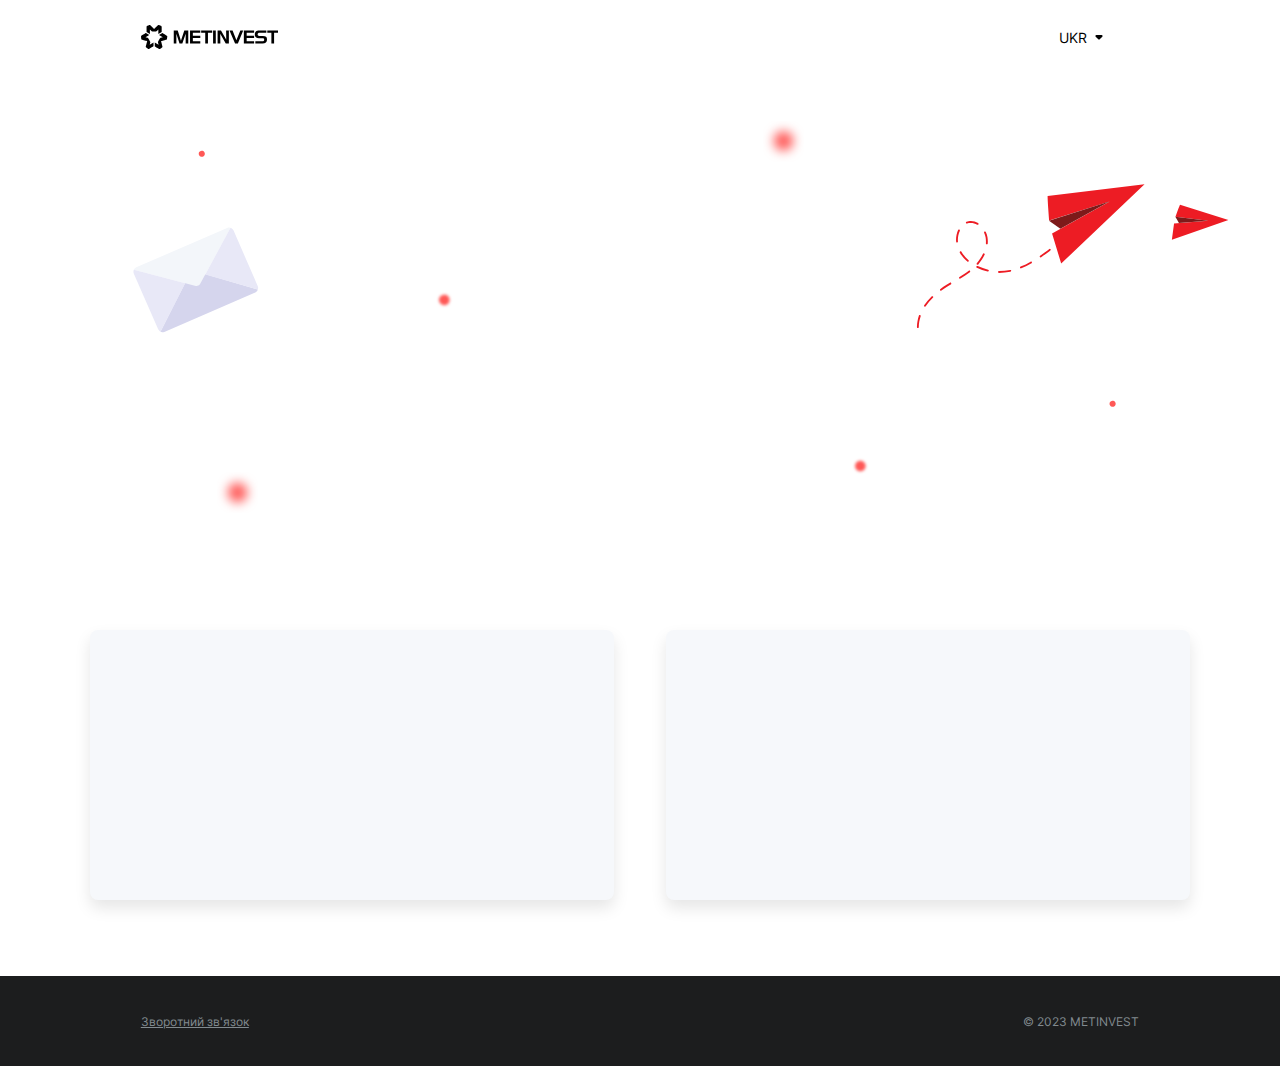
<file: index.html>
<!DOCTYPE html>
<html lang="uk-UA">
    <head>
        <meta charset="UTF-8">
        <meta name="viewport" content="width=device-width, initial-scale=1.0">
        <meta name="description" content="">
        <link rel="icon" type="image/svg+xml" href="img/favicon.svg">
        <link rel="stylesheet" type="text/css" href="css/index.css">
        <link rel="stylesheet" type="text/css" href="css/headerFooter.css">
        <title>Сервіс для створення брендованої продукції</title>
    </head>
    <body>
        <section class="header">
            <a href="https://my.metinvestholding.com" class="logoLink">
                <svg class="logo" viewBox="0 0 148 28" fill="none">
                    <path d="M52.8024 7.01172V21.0048H63.8484V18.5703L55.8453 18.5914V15.1408H63.8484V12.7063L55.8453 12.6851V9.44621H63.8484V7.01172H52.8024Z" fill="black"/>
                    <path d="M77.6233 21.0047V6.99048H80.5411V21.0047H77.6233Z" fill="black"/>
                    <path d="M39.5664 6.99048L43.0053 17.9351L46.6317 6.99048H50.9042V21.0047H48.1115V10.5046L44.5059 21.0047H41.4839L38.0867 10.5046V21.0047H35.2731V6.99048H39.5664Z" fill="black"/>
                    <path d="M69.1838 9.48848H64.7863V6.99048H76.6868V9.48848H72.1016V21.0047H69.1838V9.48848Z" fill="black"/>
                    <path d="M110.762 7.01172V21.0048H121.809V18.5703H113.805V15.1408H121.809V12.7063L113.805 12.6851V9.44621H121.809V7.01172H110.762Z" fill="black"/>
                    <path d="M140.42 9.48848H136.022V6.99048H147.923V9.48848H143.338V21.0047H140.42V9.48848Z" fill="black"/>
                    <path d="M91.8178 17.046L86.1489 6.99048H82.4808V21.0047H85.4611L85.3361 10.3988L91.2759 21.0047H94.6314V6.99048H91.6719L91.8178 17.046Z" fill="black"/>
                    <path d="M102.737 17.427L98.6107 6.99048H95.2969L101.32 21.0047H104.342L110.073 6.99048H106.989L102.737 17.427Z" fill="black"/>
                    <path d="M131.251 12.8544H127.416C126.207 12.8544 125.603 12.3464 125.603 11.3302C125.603 10.0601 126.291 9.48848 127.833 9.48848H135.002V6.99048H127.416C125.728 6.99048 124.498 7.32919 123.748 8.02778C122.956 8.70521 122.581 9.80602 122.581 11.2879C122.581 14.0823 123.998 15.3101 127.187 15.3101H130.626C132.126 15.3101 132.668 15.7547 132.668 16.919C132.668 18.0621 132.064 18.5067 130.417 18.5067H123.143V21.0047H130.876C134.21 21.0047 135.711 19.6922 135.711 16.792C135.711 15.3736 135.377 14.3575 134.69 13.7647C133.981 13.1508 132.835 12.8544 131.251 12.8544Z" fill="black"/>
                    <path d="M21.5389 1.93092C21.5389 1.93092 19.7256 1.16882 19.4755 1.06297C19.2254 0.957121 18.9753 0.935951 18.7044 0.999459C18.4335 1.06297 18.2459 1.21115 18.1417 1.317C18.0375 1.42285 14.1401 5.38155 14.1401 5.38155C14.1401 5.38155 10.2844 1.46519 10.1594 1.33817C10.0343 1.21115 9.88845 1.08414 9.57583 0.999459C9.26321 0.914781 8.99227 0.97829 8.82554 1.06297C8.6588 1.12648 6.99148 1.84624 6.76223 1.93092C6.53297 2.0156 6.32455 2.20612 6.17866 2.43899C6.07446 2.62951 5.99109 2.84121 5.99109 3.09524C5.99109 2.86238 5.99109 8.59932 5.99109 8.59932L9.57583 10.6951V5.91079L11.2432 7.60435C11.3682 7.73137 11.5141 7.81604 11.6808 7.87955C11.8059 7.92189 11.9101 7.96423 12.0977 7.96423C12.2852 7.96423 16.1617 7.96423 16.1617 7.96423C16.3076 7.96423 16.4535 7.94306 16.5786 7.87955C16.7245 7.81604 16.8704 7.73137 17.0371 7.56201C17.2038 7.39265 18.6836 5.88962 18.6836 5.88962V10.6739L22.2683 8.57815C22.2683 8.57815 22.2683 3.66682 22.2683 3.11641C22.2892 2.54483 21.9765 2.12144 21.5389 1.93092Z" fill="black"/>
                    <path d="M0.0108216 13.7858C0.0108216 13.7858 0.26092 15.7546 0.302603 16.0298C0.344286 16.305 0.448493 16.5378 0.636067 16.7495C0.823641 16.9612 1.0529 17.0459 1.19879 17.0883C1.34468 17.1306 6.65927 18.5701 6.65927 18.5701C6.65927 18.5701 5.24204 23.926 5.20036 24.0742C5.15868 24.2436 5.11699 24.4341 5.20036 24.7516C5.28373 25.0692 5.49214 25.2809 5.63803 25.3867C5.78392 25.4926 7.22199 26.6145 7.40956 26.7627C7.59713 26.9109 7.86807 27.0168 8.13901 27.0168C8.34743 27.0168 8.57668 26.9744 8.7851 26.8474C8.57668 26.9744 13.4744 24.0954 13.4744 24.0954V19.8826L9.3895 22.2748L9.99391 19.9461C10.0356 19.7768 10.0356 19.6074 10.0147 19.4169C9.99391 19.2687 9.97307 19.184 9.86886 18.9935C9.76465 18.8242 7.82639 15.4159 7.82639 15.4159C7.74302 15.2888 7.65966 15.183 7.55545 15.0983C7.4304 14.9925 7.28451 14.9078 7.05525 14.8443C6.84684 14.7808 4.80437 14.2304 4.80437 14.2304L8.88931 11.8382L5.30457 9.74243C5.30457 9.74243 1.11542 12.1981 0.636067 12.4733C0.156712 12.7908 -0.051703 13.2989 0.0108216 13.7858Z" fill="black"/>
                    <path d="M20.8732 26.7841C20.8732 26.7841 22.4363 25.5774 22.6448 25.4081C22.8532 25.2387 22.9991 25.027 23.0824 24.773C23.1658 24.4978 23.1241 24.2649 23.1033 24.1167C23.0616 23.9686 21.6444 18.5703 21.6444 18.5703C21.6444 18.5703 26.9173 17.1308 27.084 17.0885C27.2507 17.0461 27.4383 16.9826 27.6676 16.7498C27.8968 16.5169 27.9802 16.2417 28.001 16.0512C28.0219 15.8606 28.2511 14.0401 28.2928 13.8072C28.3345 13.5532 28.2928 13.278 28.1469 13.0451C28.0427 12.8546 27.8968 12.6852 27.6884 12.5582C27.8968 12.6852 22.9991 9.80615 22.9991 9.80615L19.4143 11.9019L23.4993 14.2941L21.2067 14.908C21.04 14.9503 20.8941 15.035 20.7482 15.1409C20.644 15.2255 20.5606 15.3102 20.4772 15.4796C20.373 15.6489 18.4348 19.0572 18.4348 19.0572C18.3722 19.1842 18.3097 19.3113 18.2889 19.4595C18.268 19.6288 18.268 19.7982 18.3306 20.0099C18.3931 20.2216 18.935 22.2962 18.935 22.2962L14.85 19.904V24.1167C14.85 24.1167 19.0392 26.5724 19.5185 26.8476C19.977 27.144 20.4981 27.0805 20.8732 26.7841Z" fill="black"/>
                </svg>
            </a>
            <div class="languageSwitcher">
                <p class="pageLanguage">UKR</p>
                <svg class="languageSwitcherArrow" viewBox="0 0 24 24" fill="none">
                    <path class="languageSwitcherArrowPath" d="M8.70999 11.7101L11.3 14.3001C11.3925 14.3928 11.5024 14.4663 11.6234 14.5165C11.7443 14.5667 11.874 14.5925 12.005 14.5925C12.136 14.5925 12.2656 14.5667 12.3866 14.5165C12.5076 14.4663 12.6175 14.3928 12.71 14.3001L15.3 11.7101C15.93 11.0801 15.48 10.0001 14.59 10.0001L9.40999 10.0001C8.51999 10.0001 8.07999 11.0801 8.70999 11.7101Z" fill="black"/>
                </svg>
                <div class="wrapperLanguage">
                    <div class="languageOptions">
                        <svg class="languageChosenSVG" viewBox="0 0 4 21" fill="none">
                            <path d="M0 0C2.20914 0 4 1.79086 4 4V17C4 19.2091 2.20914 21 0 21V0Z" fill="black"/>
                        </svg>
                        <a href="index.html"><li class="languageChoice">UKR</li></a>
                        <a href="indexEng.html"><li class="languageChoice">ENG</li></a>
                    </div>
                </div>
            </div>
        </section>
        <section class="mainInfo">
            <h1><span class="headline1">Сервіс для створення</span> <span class="headline2">брендованої продукції для</span> <span class="headline3">працівників Групи Метінвест</span></h1>
            <h2><span class="headline4">Що будемо</span> <span class="headline5">створювати?</span></h2>
            <svg  class="illustrationSVG" width="1246" height="444" viewBox="0 0 1246 444" fill="none">
                <g class="envelopeSVG">
                    <path d="M75.225 170.299C74.2494 169.96 73.2806 170.058 72.4029 170.42C71.5252 170.782 70.7398 171.497 70.3076 172.382L36.6922 239.04C37.4036 239.383 38.2001 239.55 38.9071 239.63C39.6126 239.623 40.4047 239.525 41.1079 239.163L143.999 194.637C144.702 194.364 145.314 193.827 145.835 193.293C146.359 192.673 146.703 192.052 146.959 191.258L75.225 170.299Z" fill="#D5D5ED"/>
                    <path d="M76.7502 187.087C77.6348 187.252 78.6049 187.152 79.4827 186.789C80.3605 186.427 81.0597 185.803 81.5793 185.005L116.026 121.415C115.938 121.416 115.76 121.331 115.67 121.243L115.582 121.244L115.493 121.246C115.14 121.162 114.786 121.078 114.521 121.082L114.963 121.165C114.08 121.088 113.11 121.186 112.232 121.549L9.33928 166.077C8.11176 166.619 7.15216 167.599 6.63782 168.836L76.7502 187.087Z" fill="#F3F6FA"/>
                    <path d="M64.7999 183.975L6.63732 168.836C6.55223 169.013 6.46508 169.19 6.37998 169.367C5.95517 170.691 6.05916 172.099 6.60513 173.324L34.0101 235.993C34.5556 237.307 35.6254 238.35 36.868 238.95L64.7999 183.975Z" fill="#E8E8F7"/>
                    <path d="M116.027 121.414L87.4502 174.111L147.047 191.256C146.965 191.607 146.791 191.874 146.618 192.228C147.05 191.432 147.215 190.55 147.295 189.757C147.373 188.874 147.186 187.998 146.822 187.211L119.506 124.541C119.144 123.839 118.694 123.142 118.159 122.621C117.446 122.102 116.735 121.67 116.027 121.414Z" fill="#E8E8F7"/>
                </g>
                <g class="bottomLeftBlurredCircleSVG" filter="url(#filter0_f_1_19)">
                    <path d="M121.281 431.655C127.173 433.159 133.152 429.61 134.656 423.717C136.157 417.827 132.609 411.846 126.719 410.344C120.827 408.843 114.848 412.391 113.344 418.282C111.843 424.172 115.391 430.153 121.281 431.655Z" fill="#FF5856"/>
                </g>
                <path class="topLeftCircleSVG" d="M82.6349 40.8902C84.5097 41.3687 86.4119 40.2395 86.8904 38.3646C87.3682 36.4905 86.2391 34.5874 84.3651 34.1096C82.4903 33.6317 80.5881 34.7609 80.1096 36.6351C79.6318 38.5092 80.7609 40.4123 82.6349 40.8902Z" fill="#FF5856"/>
                <g class="topBlurredCircleSVG" filter="url(#filter1_f_1_19)">
                    <path d="M739.281 33.6548C745.173 35.1587 751.152 31.6098 752.656 25.7175C754.157 19.8273 750.609 13.8462 744.719 12.3444C738.827 10.8426 732.848 14.3915 731.344 20.2817C729.843 26.1719 733.391 32.153 739.281 33.6548Z" fill="#FF5856"/>
                </g>
                <g class="middleBlurredCircleSVG" filter="url(#filter2_f_1_19)">
                    <path d="M356.517 208.812C359.731 209.632 362.992 207.696 363.812 204.482C364.631 201.269 362.696 198.007 359.483 197.188C356.269 196.369 353.008 198.304 352.188 201.517C351.369 204.73 353.304 207.993 356.517 208.812Z" fill="#FF5856"/>
                </g>
                <g class="bottomRightBlurredCircleSVG" filter="url(#filter3_f_1_19)">
                    <path d="M827.517 396.812C830.731 397.632 833.992 395.696 834.812 392.482C835.631 389.269 833.696 386.007 830.483 385.188C827.269 384.369 824.008 386.304 823.188 389.517C822.369 392.73 824.304 395.993 827.517 396.812Z" fill="#FF5856"/>
                </g>
                <path class="bottomRightCircleSVG" d="M1113.63 323.89C1115.51 324.369 1117.41 323.239 1117.89 321.365C1118.37 319.49 1117.24 317.587 1115.37 317.11C1113.49 316.632 1111.59 317.761 1111.11 319.635C1110.63 321.509 1111.76 323.412 1113.63 323.89Z" fill="#FF5856"/>
                <g class="planesSVG">
                    <path d="M1044.21 146.867C1044.14 146.992 1044.08 147.054 1043.96 147.116L1042.73 148.049C1039.84 150.165 1036.83 152.405 1033.64 154.645C1033.51 154.707 1033.39 154.769 1033.27 154.831C1033.14 154.831 1032.96 154.831 1032.84 154.831C1032.72 154.831 1032.59 154.77 1032.47 154.707C1032.35 154.645 1032.22 154.52 1032.16 154.396C1032.1 154.272 1032.04 154.147 1031.98 154.023C1031.98 153.898 1031.98 153.774 1031.98 153.587C1031.98 153.463 1032.04 153.338 1032.16 153.214C1032.22 153.089 1032.35 153.027 1032.47 152.903C1035.66 150.663 1038.67 148.485 1041.56 146.37L1042.79 145.436C1042.91 145.374 1043.04 145.312 1043.16 145.249C1043.28 145.187 1043.41 145.187 1043.59 145.249C1043.71 145.249 1043.84 145.312 1043.96 145.374C1044.08 145.436 1044.21 145.561 1044.27 145.685C1044.39 145.872 1044.45 146.058 1044.45 146.307C1044.39 146.494 1044.33 146.743 1044.21 146.867ZM1023.07 161.24C1023.01 161.365 1022.88 161.489 1022.7 161.552C1018.95 163.729 1015.08 165.596 1011.15 167.214C1011.03 167.276 1010.84 167.338 1010.72 167.338C1010.6 167.338 1010.41 167.338 1010.29 167.276C1010.17 167.213 1010.04 167.151 1009.92 167.027C1009.8 166.903 1009.74 166.778 1009.67 166.653C1009.61 166.529 1009.61 166.405 1009.61 166.218C1009.61 166.094 1009.67 165.907 1009.74 165.782C1009.8 165.658 1009.86 165.534 1009.98 165.409C1010.1 165.285 1010.23 165.222 1010.35 165.222C1014.22 163.667 1018.03 161.8 1021.66 159.685C1021.78 159.623 1021.9 159.56 1022.03 159.56C1022.15 159.56 1022.33 159.561 1022.45 159.623C1022.58 159.685 1022.7 159.747 1022.82 159.809C1022.95 159.871 1023.01 159.996 1023.07 160.12C1023.19 160.307 1023.19 160.494 1023.19 160.681C1023.19 160.929 1023.13 161.116 1023.07 161.24ZM999.477 170.636C999.414 170.76 999.29 170.885 999.169 170.947C999.045 171.009 998.922 171.071 998.801 171.133C994.56 172.005 990.259 172.44 985.96 172.44C985.652 172.44 985.407 172.316 985.223 172.129C985.036 171.943 984.915 171.631 984.915 171.382C984.915 171.258 984.915 171.134 984.976 170.947C985.036 170.823 985.099 170.698 985.223 170.636C985.344 170.512 985.468 170.449 985.589 170.387C985.713 170.325 985.836 170.325 986.021 170.325C990.198 170.325 994.376 169.952 998.432 169.08C998.616 169.018 998.861 169.08 999.045 169.142C999.23 169.205 999.414 169.329 999.538 169.516C999.661 169.702 999.722 169.889 999.722 170.076C999.598 170.2 999.538 170.449 999.477 170.636ZM974.162 170.387C974.041 170.573 973.854 170.698 973.67 170.76C973.486 170.823 973.241 170.885 973.057 170.823C968.816 169.889 964.702 168.458 960.829 166.592C960.708 166.529 960.585 166.467 960.461 166.342C960.4 166.218 960.277 166.094 960.277 165.969C960.277 165.845 960.216 165.72 960.216 165.534C960.216 165.409 960.277 165.285 960.34 165.16C960.4 165.036 960.461 164.911 960.585 164.849C960.708 164.725 960.829 164.663 960.953 164.663C961.077 164.6 961.198 164.6 961.382 164.6C961.506 164.6 961.69 164.663 961.814 164.725C965.56 166.529 969.556 167.898 973.609 168.831C973.854 168.894 974.102 169.08 974.286 169.267C974.407 169.516 974.47 169.765 974.41 170.076C974.346 170.138 974.286 170.262 974.162 170.387ZM966.728 157.072C965.439 159.063 964.025 160.992 962.427 162.796C962.304 162.92 962.243 162.983 962.119 163.045C961.998 163.107 961.874 163.169 961.69 163.169C961.567 163.169 961.382 163.169 961.261 163.107C961.137 163.045 961.014 162.983 960.893 162.92C960.769 162.858 960.708 162.733 960.645 162.609C960.585 162.485 960.522 162.36 960.522 162.236C960.522 162.112 960.524 161.987 960.585 161.8C960.645 161.614 960.706 161.552 960.769 161.427C962.304 159.685 963.657 157.88 964.886 155.952C965.928 154.334 966.852 152.716 967.65 150.974C967.71 150.85 967.773 150.725 967.895 150.6C968.018 150.476 968.142 150.414 968.263 150.352C968.387 150.29 968.571 150.29 968.695 150.29C968.816 150.29 968.94 150.352 969.124 150.414C969.248 150.476 969.371 150.538 969.432 150.663C969.556 150.787 969.616 150.912 969.677 151.036C969.74 151.161 969.74 151.285 969.74 151.472C969.74 151.596 969.677 151.783 969.616 151.907C968.755 153.649 967.834 155.391 966.728 157.072ZM953.151 171.32C953.088 171.445 953.027 171.507 952.904 171.569C949.463 174.182 945.962 176.609 942.274 178.849C942.029 178.973 941.785 179.036 941.477 178.973C941.169 178.911 940.984 178.724 940.8 178.475C940.677 178.227 940.616 177.916 940.676 177.667C940.74 177.418 940.924 177.169 941.169 176.982C945.47 174.307 948.726 172.067 951.674 169.827C951.859 169.64 952.106 169.578 952.351 169.578C952.598 169.578 952.843 169.702 953.027 169.889C953.212 170.076 953.335 170.325 953.335 170.574C953.335 170.823 953.272 171.071 953.151 171.32ZM972.996 139.65C972.872 139.836 972.688 140.023 972.443 140.085C972.196 140.147 971.951 140.147 971.767 140.085C971.519 140.023 971.335 139.836 971.214 139.65C971.09 139.463 971.03 139.214 971.03 138.965C971.214 136.787 971.09 134.547 970.782 132.432C970.477 130.565 969.861 128.699 969.063 126.956C968.94 126.708 968.94 126.397 969 126.148C969.124 125.899 969.308 125.65 969.556 125.525C969.8 125.401 970.108 125.401 970.353 125.463C970.598 125.525 970.845 125.774 970.967 126.023C971.89 127.952 972.504 129.943 972.872 132.059C973.241 134.423 973.365 136.787 973.18 139.152C973.18 139.276 973.117 139.463 972.996 139.65ZM951.49 159.311C951.49 159.374 951.429 159.374 951.429 159.436C951.245 159.623 951 159.809 950.753 159.809C950.448 159.809 950.2 159.747 950.016 159.56C946.636 156.76 943.748 153.338 941.537 149.543C941.477 149.418 941.414 149.294 941.414 149.169C941.414 149.045 941.414 148.858 941.414 148.734C941.477 148.609 941.537 148.485 941.6 148.361C941.661 148.236 941.785 148.174 941.906 148.112C942.029 148.049 942.153 147.987 942.337 147.987C942.459 147.987 942.643 147.987 942.767 147.987C942.89 148.049 943.011 148.112 943.135 148.174C943.259 148.236 943.319 148.361 943.38 148.485C945.531 152.094 948.234 155.267 951.429 157.942C951.614 158.129 951.737 158.378 951.798 158.627C951.674 158.814 951.614 159.063 951.49 159.311ZM931.645 185.133C931.584 185.258 931.461 185.382 931.276 185.444C929.987 186.253 928.757 187 927.528 187.809C925.072 189.364 922.861 190.92 920.771 192.413C920.647 192.476 920.526 192.538 920.402 192.6C920.279 192.662 920.094 192.662 919.973 192.6C919.85 192.6 919.726 192.538 919.605 192.475C919.481 192.413 919.357 192.289 919.297 192.164C919.234 192.04 919.173 191.916 919.113 191.791C919.049 191.667 919.049 191.48 919.113 191.356C919.113 191.231 919.173 191.106 919.297 190.982C919.357 190.858 919.481 190.733 919.605 190.671C921.753 189.115 923.966 187.56 926.486 185.942C927.775 185.133 929.005 184.324 930.295 183.516C930.479 183.391 930.724 183.329 930.971 183.329C931.216 183.329 931.461 183.453 931.584 183.64C931.769 183.827 931.892 184.013 931.892 184.262C931.892 184.636 931.829 184.884 931.645 185.133ZM894.966 234.289C894.843 234.412 894.721 234.536 894.598 234.662C894.414 234.723 894.229 234.786 894.106 234.786C893.982 234.786 893.798 234.723 893.676 234.723C893.553 234.662 893.429 234.599 893.308 234.475C893.184 234.349 893.124 234.289 893.061 234.102C893 233.978 893 233.852 893 233.665C893.124 229.249 893.861 224.892 895.274 220.723C895.335 220.476 895.58 220.226 895.764 220.102C896.011 219.979 896.317 219.976 896.564 220.039C896.809 220.102 897.054 220.35 897.177 220.599C897.301 220.849 897.301 221.16 897.238 221.407C895.888 225.39 895.151 229.498 895.09 233.728C895.151 233.915 895.09 234.102 894.966 234.289ZM911.247 200.44C911.187 200.502 911.126 200.564 911.063 200.626C908.052 203.551 905.348 206.786 902.953 210.208C902.769 210.457 902.524 210.582 902.276 210.644C901.971 210.706 901.724 210.644 901.479 210.457C901.234 210.333 901.11 210.084 901.05 209.773C900.986 209.462 901.05 209.213 901.171 208.964C903.629 205.355 906.456 202.057 909.589 199.071C909.712 198.946 909.834 198.884 909.957 198.822C910.081 198.76 910.202 198.76 910.386 198.76C910.51 198.76 910.694 198.76 910.818 198.822C910.942 198.884 911.063 198.946 911.187 199.071C911.371 199.258 911.495 199.444 911.495 199.693C911.431 200.004 911.371 200.253 911.247 200.44ZM962.551 117.561C962.427 117.81 962.182 117.934 961.935 117.997C961.69 118.059 961.382 117.997 961.198 117.872C958.373 116.13 955.054 115.446 951.737 116.006C951.121 116.13 950.448 116.317 949.832 116.503C949.711 116.566 949.524 116.565 949.403 116.565C949.279 116.565 949.155 116.503 949.034 116.441C948.91 116.379 948.787 116.317 948.666 116.192C948.602 116.068 948.481 115.943 948.481 115.819C948.418 115.694 948.418 115.57 948.418 115.383C948.418 115.259 948.481 115.134 948.542 115.01C948.602 114.885 948.666 114.761 948.787 114.699C948.91 114.574 949.034 114.512 949.155 114.512C949.895 114.263 950.632 114.077 951.369 113.89C955.117 113.206 958.987 113.952 962.243 116.006C962.488 116.13 962.672 116.379 962.735 116.628C962.735 117.001 962.735 117.312 962.551 117.561ZM939.266 137.472C939.142 137.658 938.958 137.783 938.773 137.907C938.528 137.97 938.342 138.032 938.157 137.97C937.913 137.907 937.728 137.783 937.605 137.596C937.483 137.41 937.36 137.223 937.36 136.974C936.991 132.494 937.789 127.952 939.634 123.908C939.755 123.659 940.003 123.472 940.247 123.348C940.492 123.285 940.8 123.285 941.045 123.41C941.292 123.534 941.477 123.721 941.6 124.032C941.661 124.281 941.661 124.592 941.537 124.841C939.818 128.574 939.081 132.743 939.45 136.849C939.45 136.974 939.387 137.223 939.266 137.472Z" fill="#ED1C24"/>
                    <path d="M1040.99 85.2397C1040.5 85.7987 1042.71 113.209 1042.71 113.209L1111.07 91.4732L1045.96 127.729L1056.28 161.839L1150.64 72L1040.99 85.2397Z" fill="#ED1C24"/>
                    <path d="M1055.36 122.536L1042.51 113.261L1110.87 91.5264L1055.36 122.536Z" fill="#7D1A1A"/>
                    <g class="smallPlaneSVG">
                        <path d="M1190.85 95.2158C1190.49 95.3746 1185.63 108.823 1185.63 108.823L1222.67 113.27L1184.04 116.394L1181.57 134.759L1245.59 112.584L1190.85 95.2158Z" fill="#ED1C24"/>
                        <path d="M1189.61 115.964L1185.53 108.805L1222.56 113.253L1189.61 115.964Z" fill="#7D1A1A"/>
                    </g>
                </g>
                <defs>
                    <filter id="filter0_f_1_19" x="101" y="398" width="46" height="46" filterUnits="userSpaceOnUse" color-interpolation-filters="sRGB">
                        <feFlood flood-opacity="0" result="BackgroundImageFix"/>
                        <feBlend mode="normal" in="SourceGraphic" in2="BackgroundImageFix" result="shape"/>
                        <feGaussianBlur stdDeviation="6" result="effect1_foregroundBlur_1_19"/>
                    </filter>
                        <filter id="filter1_f_1_19" x="719" y="0" width="46" height="46" filterUnits="userSpaceOnUse" color-interpolation-filters="sRGB">
                        <feFlood flood-opacity="0" result="BackgroundImageFix"/>
                        <feBlend mode="normal" in="SourceGraphic" in2="BackgroundImageFix" result="shape"/>
                        <feGaussianBlur stdDeviation="6" result="effect1_foregroundBlur_1_19"/>
                    </filter>
                        <filter id="filter2_f_1_19" x="348" y="193" width="20" height="20" filterUnits="userSpaceOnUse" color-interpolation-filters="sRGB">
                        <feFlood flood-opacity="0" result="BackgroundImageFix"/>
                        <feBlend mode="normal" in="SourceGraphic" in2="BackgroundImageFix" result="shape"/>
                        <feGaussianBlur stdDeviation="2" result="effect1_foregroundBlur_1_19"/>
                    </filter>
                        <filter id="filter3_f_1_19" x="819" y="381" width="20" height="20" filterUnits="userSpaceOnUse" color-interpolation-filters="sRGB">
                        <feFlood flood-opacity="0" result="BackgroundImageFix"/>
                        <feBlend mode="normal" in="SourceGraphic" in2="BackgroundImageFix" result="shape"/>
                        <feGaussianBlur stdDeviation="2" result="effect1_foregroundBlur_1_19"/>
                    </filter>
                </defs>
            </svg> 
        </section>
        <section class="generationOptions">
            <div class="option">
                <img src="img\businessCardIcon.png" alt="Картинка візитки" class="optionImg">
                <div class="optionRect">
                    <h3>Візитна картка</h3>
                    <p class="optionDescription">Персональна візитка, створена відповідно до стандартів компанії та готова до друку. На зворотному боці міститься QR-код із контактною інформацією</p>
                    <button class="generateButton" onclick="location.href='businessCard.html'">Створити</button>
                </div>
            </div>
            <div class="option">
                <img src="img\signatureIcon.png" alt="Картинка підпису до електронного листа" class="optionImg">
                <div class="optionRect">
                    <h3>Підпис до електронного листа</h3>
                    <p class="optionDescription">Упізнаваний підпис з айдентикою компанії та QR-кодом. Отримувачі листа зможуть відсканувати код та миттєво зберегти ваші контактні дані у своєму смартфоні</p>
                    <button class="generateButton" onclick="location.href='emailSignature.html'">Створити</button>
                </div>
            </div>
        </section>
        <section class="footer">
            <div class="footerWrapper">
                <p class="errorNotification"><a href="mailto:corp.media@metinvestholding.com"><u>Зворотний зв'язок</u></a></p>
                <p class="copyright">© 2023 METINVEST</p>
            </div>
        </section>
    <script type="text/javascript" src="js/dropdownPageLanguage.js"></script>
    </body>
</html>
</file>
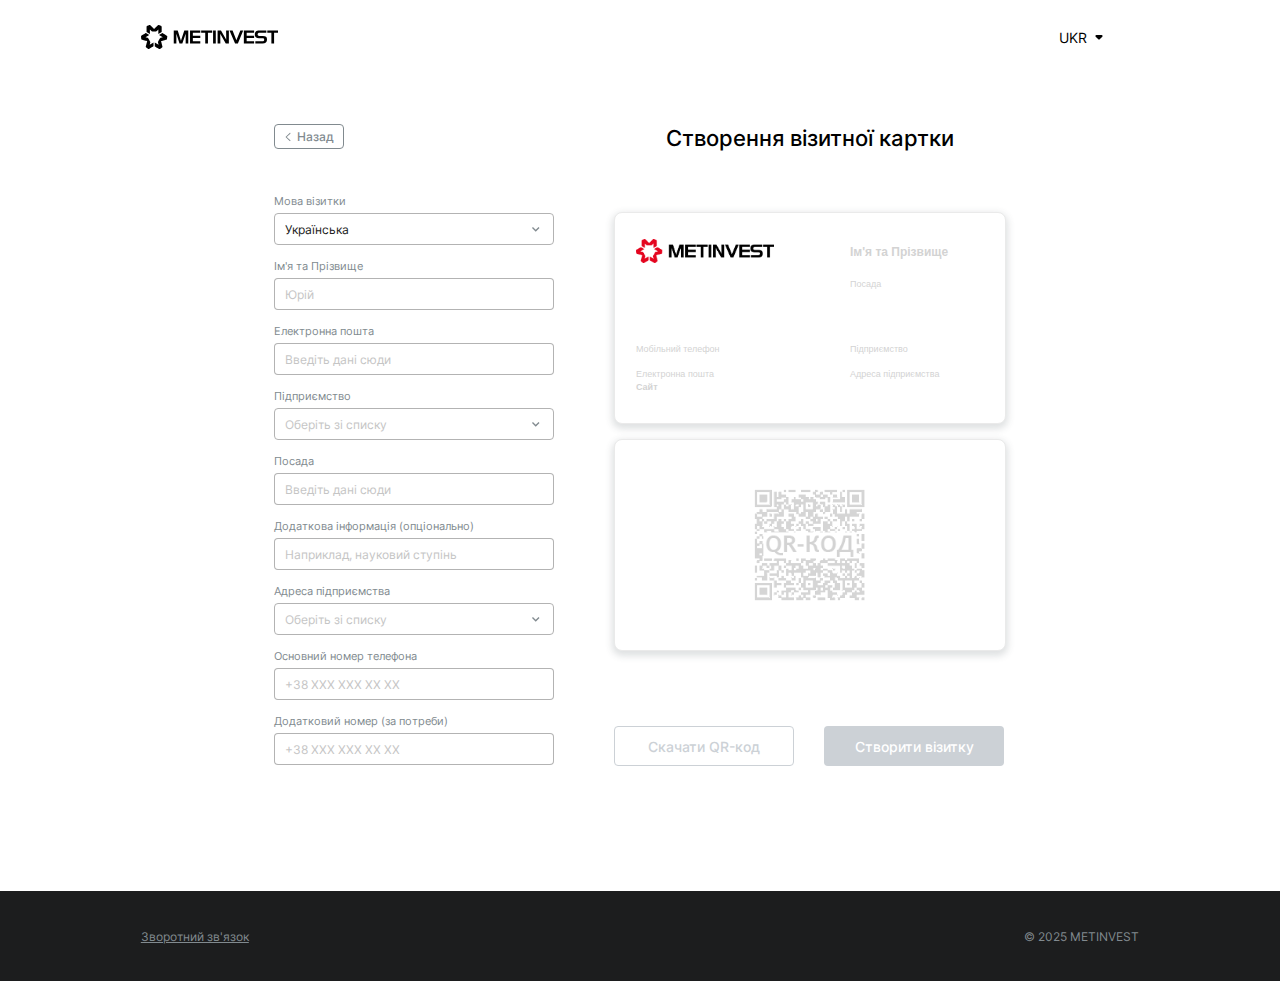
<file: businessCard.html>
<!DOCTYPE html>
<html lang="uk-UA">
    <head>
        <meta charset="UTF-8">
        <meta name="viewport" content="width=device-width, initial-scale=1.0">
        <meta name="description" content="">
        <link rel="icon" type="image/svg+xml" href="img/favicon.svg">
        <link rel="stylesheet" type="text/css" href="css/businessCard.css">
        <link rel="stylesheet" type="text/css" href="css/headerFooter.css">
        <script type="text/javascript" src="js/dataAboutCompany.js"></script>
        <script type="text/javascript" src="js/libs/qrcode.min.js"></script>
        <script type="text/javascript" src="js/libs/pdfmake.min.js" defer></script>
        <script type="text/javascript" src="js/libs/vfs_fonts.js" defer></script>
        <script type="text/javascript" src="js/encoded_base64.js" defer></script>
        <title>Візитна картка</title>
    </head>
    <body>
        <section class="header">
            <a href="https://my.metinvestholding.com" class="logoLink">
                <svg class="logo" viewBox="0 0 148 28" fill="none">
                    <path d="M52.8024 7.01172V21.0048H63.8484V18.5703L55.8453 18.5914V15.1408H63.8484V12.7063L55.8453 12.6851V9.44621H63.8484V7.01172H52.8024Z" fill="black"/>
                    <path d="M77.6233 21.0047V6.99048H80.5411V21.0047H77.6233Z" fill="black"/>
                    <path d="M39.5664 6.99048L43.0053 17.9351L46.6317 6.99048H50.9042V21.0047H48.1115V10.5046L44.5059 21.0047H41.4839L38.0867 10.5046V21.0047H35.2731V6.99048H39.5664Z" fill="black"/>
                    <path d="M69.1838 9.48848H64.7863V6.99048H76.6868V9.48848H72.1016V21.0047H69.1838V9.48848Z" fill="black"/>
                    <path d="M110.762 7.01172V21.0048H121.809V18.5703H113.805V15.1408H121.809V12.7063L113.805 12.6851V9.44621H121.809V7.01172H110.762Z" fill="black"/>
                    <path d="M140.42 9.48848H136.022V6.99048H147.923V9.48848H143.338V21.0047H140.42V9.48848Z" fill="black"/>
                    <path d="M91.8178 17.046L86.1489 6.99048H82.4808V21.0047H85.4611L85.3361 10.3988L91.2759 21.0047H94.6314V6.99048H91.6719L91.8178 17.046Z" fill="black"/>
                    <path d="M102.737 17.427L98.6107 6.99048H95.2969L101.32 21.0047H104.342L110.073 6.99048H106.989L102.737 17.427Z" fill="black"/>
                    <path d="M131.251 12.8544H127.416C126.207 12.8544 125.603 12.3464 125.603 11.3302C125.603 10.0601 126.291 9.48848 127.833 9.48848H135.002V6.99048H127.416C125.728 6.99048 124.498 7.32919 123.748 8.02778C122.956 8.70521 122.581 9.80602 122.581 11.2879C122.581 14.0823 123.998 15.3101 127.187 15.3101H130.626C132.126 15.3101 132.668 15.7547 132.668 16.919C132.668 18.0621 132.064 18.5067 130.417 18.5067H123.143V21.0047H130.876C134.21 21.0047 135.711 19.6922 135.711 16.792C135.711 15.3736 135.377 14.3575 134.69 13.7647C133.981 13.1508 132.835 12.8544 131.251 12.8544Z" fill="black"/>
                    <path d="M21.5389 1.93092C21.5389 1.93092 19.7256 1.16882 19.4755 1.06297C19.2254 0.957121 18.9753 0.935951 18.7044 0.999459C18.4335 1.06297 18.2459 1.21115 18.1417 1.317C18.0375 1.42285 14.1401 5.38155 14.1401 5.38155C14.1401 5.38155 10.2844 1.46519 10.1594 1.33817C10.0343 1.21115 9.88845 1.08414 9.57583 0.999459C9.26321 0.914781 8.99227 0.97829 8.82554 1.06297C8.6588 1.12648 6.99148 1.84624 6.76223 1.93092C6.53297 2.0156 6.32455 2.20612 6.17866 2.43899C6.07446 2.62951 5.99109 2.84121 5.99109 3.09524C5.99109 2.86238 5.99109 8.59932 5.99109 8.59932L9.57583 10.6951V5.91079L11.2432 7.60435C11.3682 7.73137 11.5141 7.81604 11.6808 7.87955C11.8059 7.92189 11.9101 7.96423 12.0977 7.96423C12.2852 7.96423 16.1617 7.96423 16.1617 7.96423C16.3076 7.96423 16.4535 7.94306 16.5786 7.87955C16.7245 7.81604 16.8704 7.73137 17.0371 7.56201C17.2038 7.39265 18.6836 5.88962 18.6836 5.88962V10.6739L22.2683 8.57815C22.2683 8.57815 22.2683 3.66682 22.2683 3.11641C22.2892 2.54483 21.9765 2.12144 21.5389 1.93092Z" fill="black"/>
                    <path d="M0.0108216 13.7858C0.0108216 13.7858 0.26092 15.7546 0.302603 16.0298C0.344286 16.305 0.448493 16.5378 0.636067 16.7495C0.823641 16.9612 1.0529 17.0459 1.19879 17.0883C1.34468 17.1306 6.65927 18.5701 6.65927 18.5701C6.65927 18.5701 5.24204 23.926 5.20036 24.0742C5.15868 24.2436 5.11699 24.4341 5.20036 24.7516C5.28373 25.0692 5.49214 25.2809 5.63803 25.3867C5.78392 25.4926 7.22199 26.6145 7.40956 26.7627C7.59713 26.9109 7.86807 27.0168 8.13901 27.0168C8.34743 27.0168 8.57668 26.9744 8.7851 26.8474C8.57668 26.9744 13.4744 24.0954 13.4744 24.0954V19.8826L9.3895 22.2748L9.99391 19.9461C10.0356 19.7768 10.0356 19.6074 10.0147 19.4169C9.99391 19.2687 9.97307 19.184 9.86886 18.9935C9.76465 18.8242 7.82639 15.4159 7.82639 15.4159C7.74302 15.2888 7.65966 15.183 7.55545 15.0983C7.4304 14.9925 7.28451 14.9078 7.05525 14.8443C6.84684 14.7808 4.80437 14.2304 4.80437 14.2304L8.88931 11.8382L5.30457 9.74243C5.30457 9.74243 1.11542 12.1981 0.636067 12.4733C0.156712 12.7908 -0.051703 13.2989 0.0108216 13.7858Z" fill="black"/>
                    <path d="M20.8732 26.7841C20.8732 26.7841 22.4363 25.5774 22.6448 25.4081C22.8532 25.2387 22.9991 25.027 23.0824 24.773C23.1658 24.4978 23.1241 24.2649 23.1033 24.1167C23.0616 23.9686 21.6444 18.5703 21.6444 18.5703C21.6444 18.5703 26.9173 17.1308 27.084 17.0885C27.2507 17.0461 27.4383 16.9826 27.6676 16.7498C27.8968 16.5169 27.9802 16.2417 28.001 16.0512C28.0219 15.8606 28.2511 14.0401 28.2928 13.8072C28.3345 13.5532 28.2928 13.278 28.1469 13.0451C28.0427 12.8546 27.8968 12.6852 27.6884 12.5582C27.8968 12.6852 22.9991 9.80615 22.9991 9.80615L19.4143 11.9019L23.4993 14.2941L21.2067 14.908C21.04 14.9503 20.8941 15.035 20.7482 15.1409C20.644 15.2255 20.5606 15.3102 20.4772 15.4796C20.373 15.6489 18.4348 19.0572 18.4348 19.0572C18.3722 19.1842 18.3097 19.3113 18.2889 19.4595C18.268 19.6288 18.268 19.7982 18.3306 20.0099C18.3931 20.2216 18.935 22.2962 18.935 22.2962L14.85 19.904V24.1167C14.85 24.1167 19.0392 26.5724 19.5185 26.8476C19.977 27.144 20.4981 27.0805 20.8732 26.7841Z" fill="black"/>
                </svg>
            </a>
            <div class="languageSwitcher">
                <p class="pageLanguage">UKR</p>
                <svg class="languageSwitcherArrow" viewBox="0 0 24 24" fill="none">
                    <path class="languageSwitcherArrowPath" d="M8.70999 11.7101L11.3 14.3001C11.3925 14.3928 11.5024 14.4663 11.6234 14.5165C11.7443 14.5667 11.874 14.5925 12.005 14.5925C12.136 14.5925 12.2656 14.5667 12.3866 14.5165C12.5076 14.4663 12.6175 14.3928 12.71 14.3001L15.3 11.7101C15.93 11.0801 15.48 10.0001 14.59 10.0001L9.40999 10.0001C8.51999 10.0001 8.07999 11.0801 8.70999 11.7101Z" fill="black"/>
                </svg>
                <div class="wrapperLanguage">
                    <div class="languageOptions">
                        <svg class="languageChosenSVG" viewBox="0 0 4 21" fill="none">
                            <path d="M0 0C2.20914 0 4 1.79086 4 4V17C4 19.2091 2.20914 21 0 21V0Z" fill="black"/>
                        </svg>
                        <a href="businessCard.html"><li class="languageChoice">UKR</li></a>
                        <a href="businessCardEng.html"><li class="languageChoice">ENG</li></a>
                    </div>
                </div>
            </div>
        </section>
        <section class="formSection">
            <div class="formFields">
                <button class="backButton" onclick="location.href='index.html'">
                    <svg class="arrowInButton" width="7px" height="16px" viewBox="5 0 7 17" fill="none">
                        <path id="Vector" d="M5.58711 8.86199L9.74589 12.7578C9.83888 12.8464 9.96242 12.8959 10.0909 12.8959C10.2194 12.8959 10.3429 12.8464 10.4359 12.7578L10.4419 12.7518C10.4871 12.7088 10.5231 12.6571 10.5478 12.5997C10.5724 12.5424 10.5851 12.4807 10.5851 12.4183C10.5851 12.3559 10.5724 12.2941 10.5478 12.2368C10.5231 12.1795 10.4871 12.1278 10.4419 12.0848L6.60811 8.49899L10.4419 4.91521C10.4871 4.87223 10.5231 4.82051 10.5478 4.76317C10.5724 4.70584 10.5851 4.6441 10.5851 4.58171C10.5851 4.51931 10.5724 4.45757 10.5478 4.40024C10.5231 4.34291 10.4871 4.29118 10.4419 4.24821L10.4359 4.24221C10.3429 4.15356 10.2194 4.10411 10.0909 4.10411C9.96242 4.10411 9.83888 4.15356 9.74589 4.24221L5.58711 8.13799C5.53809 8.18469 5.49908 8.24085 5.47241 8.30308C5.44575 8.3653 5.43201 8.4323 5.43201 8.49999C5.43201 8.56769 5.44575 8.63468 5.47241 8.69691C5.49908 8.75913 5.53809 8.8153 5.58711 8.86199Z" fill="#818A8F"/>
                    </svg>
                    Назад
                </button>
                <h1 class="formHeadlineMobile">Створення візитної картки</h1>
                <div class="containerForDropdown">
                    <p class="fieldTextLabel">Мова візитки</p>
                    <input class="fieldInput" id="dropdownInputLanguage" type="text" readonly>
                    <svg class="formDropdownArrow" id="dropdownArrowLanguage" width="16" height="16" viewBox="0 0 16 16" fill="none">
                        <path id="feArrowUp2" fill-rule="evenodd" clip-rule="evenodd" d="M11.472 6.934L7.73601 10.67L4.00001 6.934L4.93401 6L7.73601 8.802L10.538 6L11.472 6.934Z" fill="#818A8F"/>
                    </svg>
                    <div class="dropdownsInForm" id="dropdownsInFormLanguage">
                        <input class="searchInDropdowns" id="searchInDropdownsLanguage" type="text" placeholder="Пошук" style="display: none;">
                        <svg class="searchIcon" width="15" height="15" viewBox="0 0 17 17" fill="none" style="display: none;">
                            <path d="M7.33333 12.6667C10.2789 12.6667 12.6667 10.2789 12.6667 7.33333C12.6667 4.38781 10.2789 2 7.33333 2C4.38781 2 2 4.38781 2 7.33333C2 10.2789 4.38781 12.6667 7.33333 12.6667Z" stroke="#818A8F" stroke-linecap="round" stroke-linejoin="round"/>
                            <path d="M14.0001 14.0001L11.1001 11.1001" stroke="#818A8F" stroke-linecap="round" stroke-linejoin="round"/>
                        </svg>
                        <ul class="dropdownList">
                            <li><button class="buttonsInDropdownsLanguage">Українська</button></li>
                            <li><button class="buttonsInDropdownsLanguage">Англійська</button></li>
                        </ul>
                    </div>
                </div>
                <div class="containerForTextField">
                    <p class="fieldTextLabel">Ім'я та Прізвище</p>
                    <input class="fieldInput" id="fullnameInput" type="text" placeholder="Юрій" maxlength="80" name="fullname" autocomplete="on">
                    <p class="charCount" id="charCount1">0/80</p>
                </div>
                <div class="containerForTextField">
                    <p class="fieldTextLabel">Електронна пошта</p>
                    <input class="fieldInput" id="emailInput" type="text" placeholder="Введіть дані сюди" maxlength="100" name="email" autocomplete="on">
                    <p class="charCount">1 рядок</p>
                </div>
                <div class="containerForDropdown">
                    <p class="fieldTextLabel">Підприємство</p>
                    <input class="fieldInput" id="dropdownInputOrganization" type="text" placeholder="Оберіть зі списку" readonly>
                    <svg class="formDropdownArrow" id="dropdownArrowOrganization" width="16" height="16" viewBox="0 0 16 16" fill="none">
                        <path id="feArrowUp2" fill-rule="evenodd" clip-rule="evenodd" d="M11.472 6.934L7.73601 10.67L4.00001 6.934L4.93401 6L7.73601 8.802L10.538 6L11.472 6.934Z" fill="#818A8F"/>
                    </svg>
                    <div class="dropdownsInForm" id="dropdownsInFormOrganization">
                        <input class="searchInDropdowns" id="searchInDropdownsOrganization" type="text" placeholder="Пошук">
                        <svg class="searchIcon" width="15" height="15" viewBox="0 0 17 17" fill="none">
                            <path d="M7.33333 12.6667C10.2789 12.6667 12.6667 10.2789 12.6667 7.33333C12.6667 4.38781 10.2789 2 7.33333 2C4.38781 2 2 4.38781 2 7.33333C2 10.2789 4.38781 12.6667 7.33333 12.6667Z" stroke="#818A8F" stroke-linecap="round" stroke-linejoin="round"/>
                            <path d="M14.0001 14.0001L11.1001 11.1001" stroke="#818A8F" stroke-linecap="round" stroke-linejoin="round"/>
                        </svg>
                        <ul class="dropdownList" id="dropdownListOrganization">
                            <li><button class="buttonsInDropdownsOrganization"></button></li>
                        </ul>
                    </div>
                </div>
                <div class="containerForTextField">
                    <p class="fieldTextLabel">Посада</p>
                    <input class="fieldInput" id="positionInput" type="text" placeholder="Введіть дані сюди" maxlength="130" name="job-title" autocomplete="on">
                    <p class="charCount" id="charCount2">0/130</p>
                </div>
                <div class="containerForTextField">
                    <p class="fieldTextLabel">Додаткова інформація (опціонально)</p>
                    <input class="fieldInput" id="additionalInfoInput" type="text" placeholder="Наприклад, науковий ступінь" maxlength="100" name="degree" autocomplete="on">
                    <p class="charCount" id="charCount3">0/100</p>
                </div>
                <div class="containerForDropdown">
                    <p class="fieldTextLabel">Адреса підприємства</p>
                    <input class="fieldInput" id="dropdownInputOffice" type="text" placeholder="Оберіть зі списку" readonly>
                    <svg class="formDropdownArrow" id="dropdownArrowOffice" width="16" height="16" viewBox="0 0 16 16" fill="none">
                        <path id="feArrowUp2" fill-rule="evenodd" clip-rule="evenodd" d="M11.472 6.934L7.73601 10.67L4.00001 6.934L4.93401 6L7.73601 8.802L10.538 6L11.472 6.934Z" fill="#818A8F"/>
                    </svg>
                    <div class="dropdownsInForm" id="dropdownsInFormOffice">
                        <input class="searchInDropdowns" id="searchInDropdownsOffice" type="text" placeholder="Пошук">
                        <svg class="searchIcon" width="15" height="15" viewBox="0 0 17 17" fill="none">
                            <path d="M7.33333 12.6667C10.2789 12.6667 12.6667 10.2789 12.6667 7.33333C12.6667 4.38781 10.2789 2 7.33333 2C4.38781 2 2 4.38781 2 7.33333C2 10.2789 4.38781 12.6667 7.33333 12.6667Z" stroke="#818A8F" stroke-linecap="round" stroke-linejoin="round"/>
                            <path d="M14.0001 14.0001L11.1001 11.1001" stroke="#818A8F" stroke-linecap="round" stroke-linejoin="round"/>
                        </svg>
                        <ul class="dropdownList" id="dropdownListOffice">
                            <li><button class="buttonsInDropdownsOffice"></button></li>
                        </ul>
                    </div>  
                </div>
                <div class="containerForTextField">
                    <p class="fieldTextLabel">Основний номер телефона</p>
                    <input class="fieldInput" id="mobilePhoneInput" type="text" placeholder="+38 XXX XXX XX XX" maxlength="35" name="phone" autocomplete="on">
                    <p class="charCount" id="charCount4">0/35</p>
                </div>
                <div class="containerForTextField">
                    <p class="fieldTextLabel">Додатковий номер (за потреби)</p>
                    <input class="fieldInput" id="workPhoneInput" type="text" placeholder="+38 XXX XXX XX XX" maxlength="35" name="phone" autocomplete="on">
                    <p class="charCount" id="charCount5">0/35</p>
                </div>
            </div>
            <div class="formDisplay">
                <h1 class="formHeadline">Створення візитної картки</h1>
                <div class="cardFront">
                    <img class="logoCard" src="img/logoCard.png">
                    <p class="inputInCard" id="companyInCard">Підприємство</p>
                    <p class="inputInCard" id="webPageInCard">Сайт</p>
                    <p class="inputInCard" id="emailInCard">Електронна пошта</p>
                    <p class="inputInCard" id="officeInCard">Адреса підприємства</p>
                    <p class="inputInCard" id="workPhoneInCard"></p>
                    <p class="inputInCard" id="mobilePhoneInCard">Мобільний телефон</p>
                    <p class="inputInCard" id="fullnameInCard">ПІБ</p>
                    <p class="inputInCard" id="positionInCard">Посада</p>
                    <p class="inputInCard" id="additionalInfoInCard"></p>
                </div>
                <div class="cardBack">
                    <img class="qrCodeExample" src="img/qrCodeExample.png" alt="Приклад QR-коду">
                </div>
                <div class="formControl">
                    <button class="generateCardButton">Створити візитку</button>
                    <button class="getQrButton">Скачати QR-код</button>
                    <div class="errorMessage">
                        <svg class="iconError" width="17" height="17" viewBox="0 0 24 24" fill="none">
                            <path d="M12 22C17.5228 22 22 17.5228 22 12C22 6.47715 17.5228 2 12 2C6.47715 2 2 6.47715 2 12C2 17.5228 6.47715 22 12 22Z" fill="#FF3B30" stroke="#FF3B30" stroke-width="1.5" stroke-linecap="round" stroke-linejoin="round"/>
                            <path d="M12 8V12" stroke="#FAFCFE" stroke-width="2" stroke-linecap="round" stroke-linejoin="round"/>
                            <path d="M12 16H12.01" stroke="#FAFCFE" stroke-width="2" stroke-linecap="round" stroke-linejoin="round"/>
                        </svg>
                        <p class="errorText">Перевищено допустиму кількість символів</p>
                    </div>
                    <div class="errorMessage2">
                        <svg class="iconError" width="17" height="17" viewBox="0 0 24 24" fill="none">
                            <path d="M12 22C17.5228 22 22 17.5228 22 12C22 6.47715 17.5228 2 12 2C6.47715 2 2 6.47715 2 12C2 17.5228 6.47715 22 12 22Z" fill="#FF3B30" stroke="#FF3B30" stroke-width="1.5" stroke-linecap="round" stroke-linejoin="round"/>
                            <path d="M12 8V12" stroke="#FAFCFE" stroke-width="2" stroke-linecap="round" stroke-linejoin="round"/>
                            <path d="M12 16H12.01" stroke="#FAFCFE" stroke-width="2" stroke-linecap="round" stroke-linejoin="round"/>
                        </svg>
                        <p class="errorText">У полі для вводу електронної пошти не вистачає @</p>
                    </div>
                    <div class="warningMessage">
                        <svg class="iconWarning" width="17" height="17" viewBox="0 0 24 24" fill="none">
                            <path d="M10.29 3.85996L1.82001 18C1.64537 18.3024 1.55297 18.6453 1.55199 18.9945C1.55102 19.3437 1.6415 19.6871 1.81443 19.9905C1.98737 20.2939 2.23673 20.5467 2.53771 20.7238C2.8387 20.9009 3.1808 20.9961 3.53001 21H20.47C20.8192 20.9961 21.1613 20.9009 21.4623 20.7238C21.7633 20.5467 22.0126 20.2939 22.1856 19.9905C22.3585 19.6871 22.449 19.3437 22.448 18.9945C22.447 18.6453 22.3546 18.3024 22.18 18L13.71 3.85996C13.5317 3.56607 13.2807 3.32308 12.9812 3.15444C12.6817 2.98581 12.3437 2.89722 12 2.89722C11.6563 2.89722 11.3183 2.98581 11.0188 3.15444C10.7193 3.32308 10.4683 3.56607 10.29 3.85996Z" fill="#FFCC00" stroke="#FFCC00" stroke-width="1.5" stroke-linecap="round" stroke-linejoin="round"/>
                            <path d="M12 9V13" stroke="white" stroke-width="1.5" stroke-linecap="round" stroke-linejoin="round"/>
                            <path d="M12 17H12.01" stroke="white" stroke-width="1.5" stroke-linecap="round" stroke-linejoin="round"/>
                        </svg>
                        <p class="warningText"></p>
                    </div>
                    <div class="successMessageQR">
                        <svg class="iconSuccessQR" width="17" height="17" viewBox="0 0 24 24" fill="none">
                            <circle cx="12" cy="12" r="10" fill="#4CD964"/>
                            <path d="M16 9L10.5 14.5L8 12" stroke="white" stroke-linecap="round" stroke-linejoin="round"/>
                        </svg>
                        <p class="successTextQR">QR-код завантажено на ваш пристрій</p>
                    </div>
                    <div class="successMessageCard">
                        <svg class="iconSuccessCard" width="17" height="17" viewBox="0 0 24 24" fill="none">
                            <circle cx="12" cy="12" r="10" fill="#4CD964"/>
                            <path d="M16 9L10.5 14.5L8 12" stroke="white" stroke-linecap="round" stroke-linejoin="round"/>
                        </svg>
                        <p class="successTextCard">Візитку завантажено на ваш пристрій</p>
                    </div>
                </div>
            </div>
            <div id="qrDiv"></div>
            <canvas id="qrCanvas"></canvas>
        </section>
        <section class="footer">
            <div class="footerWrapper">
                <p class="errorNotification"><a href="mailto:corp.media@metinvestholding.com"><u>Зворотний зв'язок</u></a></p>
                <p class="copyright">© 2025 METINVEST</p>
            </div>
        </section>
        <script type="text/javascript" src="js/dropdownPageLanguage.js"></script>
        <script type="text/javascript" src="js/businessCard.js"></script>
    </body>
</html>
</file>
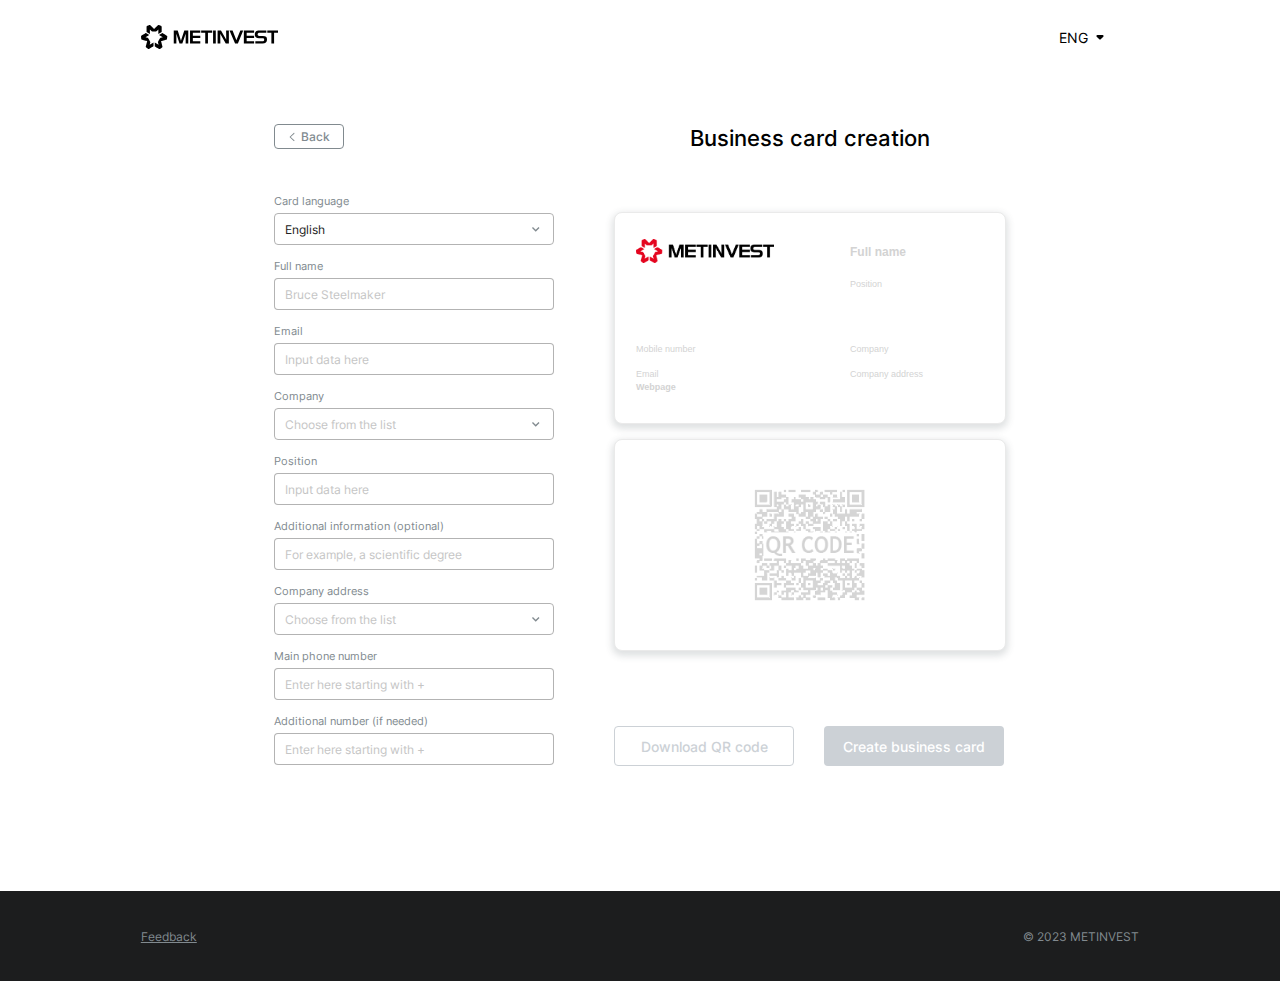
<file: businessCardEng.html>
<!DOCTYPE html>
<html lang="uk-UA">
    <head>
        <meta charset="UTF-8">
        <meta name="viewport" content="width=device-width, initial-scale=1.0">
        <meta name="description" content="">
        <link rel="icon" type="image/svg+xml" href="img/favicon.svg">
        <link rel="stylesheet" type="text/css" href="css/businessCard.css">
        <link rel="stylesheet" type="text/css" href="css/headerFooter.css">
        <script type="text/javascript" src="js/dataAboutCompany.js"></script>
        <script type="text/javascript" src="js/libs/qrcode.min.js"></script>
        <script type="text/javascript" src="js/libs/pdfmake.min.js" defer></script>
        <script type="text/javascript" src="js/libs/vfs_fonts.js" defer></script>
        <script type="text/javascript" src="js/encoded_base64.js" defer></script>
        <title>Business card</title>
    </head>
    <body>
        <section class="header">
            <a href="https://my.metinvestholding.com" class="logoLink">
                <svg class="logo" viewBox="0 0 148 28" fill="none">
                    <path d="M52.8024 7.01172V21.0048H63.8484V18.5703L55.8453 18.5914V15.1408H63.8484V12.7063L55.8453 12.6851V9.44621H63.8484V7.01172H52.8024Z" fill="black"/>
                    <path d="M77.6233 21.0047V6.99048H80.5411V21.0047H77.6233Z" fill="black"/>
                    <path d="M39.5664 6.99048L43.0053 17.9351L46.6317 6.99048H50.9042V21.0047H48.1115V10.5046L44.5059 21.0047H41.4839L38.0867 10.5046V21.0047H35.2731V6.99048H39.5664Z" fill="black"/>
                    <path d="M69.1838 9.48848H64.7863V6.99048H76.6868V9.48848H72.1016V21.0047H69.1838V9.48848Z" fill="black"/>
                    <path d="M110.762 7.01172V21.0048H121.809V18.5703H113.805V15.1408H121.809V12.7063L113.805 12.6851V9.44621H121.809V7.01172H110.762Z" fill="black"/>
                    <path d="M140.42 9.48848H136.022V6.99048H147.923V9.48848H143.338V21.0047H140.42V9.48848Z" fill="black"/>
                    <path d="M91.8178 17.046L86.1489 6.99048H82.4808V21.0047H85.4611L85.3361 10.3988L91.2759 21.0047H94.6314V6.99048H91.6719L91.8178 17.046Z" fill="black"/>
                    <path d="M102.737 17.427L98.6107 6.99048H95.2969L101.32 21.0047H104.342L110.073 6.99048H106.989L102.737 17.427Z" fill="black"/>
                    <path d="M131.251 12.8544H127.416C126.207 12.8544 125.603 12.3464 125.603 11.3302C125.603 10.0601 126.291 9.48848 127.833 9.48848H135.002V6.99048H127.416C125.728 6.99048 124.498 7.32919 123.748 8.02778C122.956 8.70521 122.581 9.80602 122.581 11.2879C122.581 14.0823 123.998 15.3101 127.187 15.3101H130.626C132.126 15.3101 132.668 15.7547 132.668 16.919C132.668 18.0621 132.064 18.5067 130.417 18.5067H123.143V21.0047H130.876C134.21 21.0047 135.711 19.6922 135.711 16.792C135.711 15.3736 135.377 14.3575 134.69 13.7647C133.981 13.1508 132.835 12.8544 131.251 12.8544Z" fill="black"/>
                    <path d="M21.5389 1.93092C21.5389 1.93092 19.7256 1.16882 19.4755 1.06297C19.2254 0.957121 18.9753 0.935951 18.7044 0.999459C18.4335 1.06297 18.2459 1.21115 18.1417 1.317C18.0375 1.42285 14.1401 5.38155 14.1401 5.38155C14.1401 5.38155 10.2844 1.46519 10.1594 1.33817C10.0343 1.21115 9.88845 1.08414 9.57583 0.999459C9.26321 0.914781 8.99227 0.97829 8.82554 1.06297C8.6588 1.12648 6.99148 1.84624 6.76223 1.93092C6.53297 2.0156 6.32455 2.20612 6.17866 2.43899C6.07446 2.62951 5.99109 2.84121 5.99109 3.09524C5.99109 2.86238 5.99109 8.59932 5.99109 8.59932L9.57583 10.6951V5.91079L11.2432 7.60435C11.3682 7.73137 11.5141 7.81604 11.6808 7.87955C11.8059 7.92189 11.9101 7.96423 12.0977 7.96423C12.2852 7.96423 16.1617 7.96423 16.1617 7.96423C16.3076 7.96423 16.4535 7.94306 16.5786 7.87955C16.7245 7.81604 16.8704 7.73137 17.0371 7.56201C17.2038 7.39265 18.6836 5.88962 18.6836 5.88962V10.6739L22.2683 8.57815C22.2683 8.57815 22.2683 3.66682 22.2683 3.11641C22.2892 2.54483 21.9765 2.12144 21.5389 1.93092Z" fill="black"/>
                    <path d="M0.0108216 13.7858C0.0108216 13.7858 0.26092 15.7546 0.302603 16.0298C0.344286 16.305 0.448493 16.5378 0.636067 16.7495C0.823641 16.9612 1.0529 17.0459 1.19879 17.0883C1.34468 17.1306 6.65927 18.5701 6.65927 18.5701C6.65927 18.5701 5.24204 23.926 5.20036 24.0742C5.15868 24.2436 5.11699 24.4341 5.20036 24.7516C5.28373 25.0692 5.49214 25.2809 5.63803 25.3867C5.78392 25.4926 7.22199 26.6145 7.40956 26.7627C7.59713 26.9109 7.86807 27.0168 8.13901 27.0168C8.34743 27.0168 8.57668 26.9744 8.7851 26.8474C8.57668 26.9744 13.4744 24.0954 13.4744 24.0954V19.8826L9.3895 22.2748L9.99391 19.9461C10.0356 19.7768 10.0356 19.6074 10.0147 19.4169C9.99391 19.2687 9.97307 19.184 9.86886 18.9935C9.76465 18.8242 7.82639 15.4159 7.82639 15.4159C7.74302 15.2888 7.65966 15.183 7.55545 15.0983C7.4304 14.9925 7.28451 14.9078 7.05525 14.8443C6.84684 14.7808 4.80437 14.2304 4.80437 14.2304L8.88931 11.8382L5.30457 9.74243C5.30457 9.74243 1.11542 12.1981 0.636067 12.4733C0.156712 12.7908 -0.051703 13.2989 0.0108216 13.7858Z" fill="black"/>
                    <path d="M20.8732 26.7841C20.8732 26.7841 22.4363 25.5774 22.6448 25.4081C22.8532 25.2387 22.9991 25.027 23.0824 24.773C23.1658 24.4978 23.1241 24.2649 23.1033 24.1167C23.0616 23.9686 21.6444 18.5703 21.6444 18.5703C21.6444 18.5703 26.9173 17.1308 27.084 17.0885C27.2507 17.0461 27.4383 16.9826 27.6676 16.7498C27.8968 16.5169 27.9802 16.2417 28.001 16.0512C28.0219 15.8606 28.2511 14.0401 28.2928 13.8072C28.3345 13.5532 28.2928 13.278 28.1469 13.0451C28.0427 12.8546 27.8968 12.6852 27.6884 12.5582C27.8968 12.6852 22.9991 9.80615 22.9991 9.80615L19.4143 11.9019L23.4993 14.2941L21.2067 14.908C21.04 14.9503 20.8941 15.035 20.7482 15.1409C20.644 15.2255 20.5606 15.3102 20.4772 15.4796C20.373 15.6489 18.4348 19.0572 18.4348 19.0572C18.3722 19.1842 18.3097 19.3113 18.2889 19.4595C18.268 19.6288 18.268 19.7982 18.3306 20.0099C18.3931 20.2216 18.935 22.2962 18.935 22.2962L14.85 19.904V24.1167C14.85 24.1167 19.0392 26.5724 19.5185 26.8476C19.977 27.144 20.4981 27.0805 20.8732 26.7841Z" fill="black"/>
                </svg>
            </a>
            <div class="languageSwitcher">
                <p class="pageLanguage">ENG</p>
                <svg class="languageSwitcherArrow" viewBox="0 0 24 24" fill="none">
                    <path class="languageSwitcherArrowPath" d="M8.70999 11.7101L11.3 14.3001C11.3925 14.3928 11.5024 14.4663 11.6234 14.5165C11.7443 14.5667 11.874 14.5925 12.005 14.5925C12.136 14.5925 12.2656 14.5667 12.3866 14.5165C12.5076 14.4663 12.6175 14.3928 12.71 14.3001L15.3 11.7101C15.93 11.0801 15.48 10.0001 14.59 10.0001L9.40999 10.0001C8.51999 10.0001 8.07999 11.0801 8.70999 11.7101Z" fill="black"/>
                </svg>
                <div class="wrapperLanguage">
                    <div class="languageOptions">
                        <svg class="languageChosenSVG" viewBox="0 0 4 21" fill="none">
                            <path d="M0 0C2.20914 0 4 1.79086 4 4V17C4 19.2091 2.20914 21 0 21V0Z" fill="black"/>
                        </svg>
                        <a href="businessCardEng.html"><li class="languageChoice">ENG</li></a>
                        <a href="businessCard.html"><li class="languageChoice">UKR</li></a>
                    </div>
                </div>
            </div>
        </section>
        <section class="formSection">
            <div class="formFields">
                <button class="backButton" onclick="location.href='indexEng.html'">
                    <svg class="arrowInButton" width="7px" height="16px" viewBox="5 0 7 17" fill="none">
                        <path id="Vector" d="M5.58711 8.86199L9.74589 12.7578C9.83888 12.8464 9.96242 12.8959 10.0909 12.8959C10.2194 12.8959 10.3429 12.8464 10.4359 12.7578L10.4419 12.7518C10.4871 12.7088 10.5231 12.6571 10.5478 12.5997C10.5724 12.5424 10.5851 12.4807 10.5851 12.4183C10.5851 12.3559 10.5724 12.2941 10.5478 12.2368C10.5231 12.1795 10.4871 12.1278 10.4419 12.0848L6.60811 8.49899L10.4419 4.91521C10.4871 4.87223 10.5231 4.82051 10.5478 4.76317C10.5724 4.70584 10.5851 4.6441 10.5851 4.58171C10.5851 4.51931 10.5724 4.45757 10.5478 4.40024C10.5231 4.34291 10.4871 4.29118 10.4419 4.24821L10.4359 4.24221C10.3429 4.15356 10.2194 4.10411 10.0909 4.10411C9.96242 4.10411 9.83888 4.15356 9.74589 4.24221L5.58711 8.13799C5.53809 8.18469 5.49908 8.24085 5.47241 8.30308C5.44575 8.3653 5.43201 8.4323 5.43201 8.49999C5.43201 8.56769 5.44575 8.63468 5.47241 8.69691C5.49908 8.75913 5.53809 8.8153 5.58711 8.86199Z" fill="#818A8F"/>
                    </svg>
                    Back
                </button>
                <h1 class="formHeadlineMobile">Business card creation</h1>
                <div class="containerForDropdown">
                    <p class="fieldTextLabel">Card language</p>
                    <input class="fieldInput" id="dropdownInputLanguage" type="text" readonly>
                    <svg class="formDropdownArrow" id="dropdownArrowLanguage" width="16" height="16" viewBox="0 0 16 16" fill="none">
                        <path id="feArrowUp2" fill-rule="evenodd" clip-rule="evenodd" d="M11.472 6.934L7.73601 10.67L4.00001 6.934L4.93401 6L7.73601 8.802L10.538 6L11.472 6.934Z" fill="#818A8F"/>
                    </svg>
                    <div class="dropdownsInForm" id="dropdownsInFormLanguage">
                        <input class="searchInDropdowns" id="searchInDropdownsLanguage" type="text" placeholder="Search" style="display: none;">
                        <svg class="searchIcon" width="15" height="15" viewBox="0 0 17 17" fill="none" style="display: none;">
                            <path d="M7.33333 12.6667C10.2789 12.6667 12.6667 10.2789 12.6667 7.33333C12.6667 4.38781 10.2789 2 7.33333 2C4.38781 2 2 4.38781 2 7.33333C2 10.2789 4.38781 12.6667 7.33333 12.6667Z" stroke="#818A8F" stroke-linecap="round" stroke-linejoin="round"/>
                            <path d="M14.0001 14.0001L11.1001 11.1001" stroke="#818A8F" stroke-linecap="round" stroke-linejoin="round"/>
                        </svg>
                        <ul class="dropdownList">
                            <li><button class="buttonsInDropdownsLanguage">Ukrainian</button></li>
                            <li><button class="buttonsInDropdownsLanguage">English</button></li>
                        </ul>
                    </div>
                </div>
                <div class="containerForTextField">
                    <p class="fieldTextLabel">Full name</p>
                    <input class="fieldInput" id="fullnameInput" type="text" placeholder="Bruce Steelmaker" maxlength="80" name="fullname" autocomplete="on">
                    <p class="charCount" id="charCount1">0/80</p>
                </div>
                <div class="containerForTextField">
                    <p class="fieldTextLabel">Email</p>
                    <input class="fieldInput" id="emailInput" type="text" placeholder="Input data here" name="email" maxlength="100" autocomplete="on">
                    <p class="charCount">1 line</p>
                </div>
                <div class="containerForDropdown">
                    <p class="fieldTextLabel">Company</p>
                    <input class="fieldInput" id="dropdownInputOrganization" type="text" placeholder="Choose from the list" readonly>
                    <svg class="formDropdownArrow" id="dropdownArrowOrganization" width="16" height="16" viewBox="0 0 16 16" fill="none">
                        <path id="feArrowUp2" fill-rule="evenodd" clip-rule="evenodd" d="M11.472 6.934L7.73601 10.67L4.00001 6.934L4.93401 6L7.73601 8.802L10.538 6L11.472 6.934Z" fill="#818A8F"/>
                    </svg>
                    <div class="dropdownsInForm" id="dropdownsInFormOrganization">
                        <input class="searchInDropdowns" id="searchInDropdownsOrganization" type="text" placeholder="Search">
                        <svg class="searchIcon" width="15" height="15" viewBox="0 0 17 17" fill="none">
                            <path d="M7.33333 12.6667C10.2789 12.6667 12.6667 10.2789 12.6667 7.33333C12.6667 4.38781 10.2789 2 7.33333 2C4.38781 2 2 4.38781 2 7.33333C2 10.2789 4.38781 12.6667 7.33333 12.6667Z" stroke="#818A8F" stroke-linecap="round" stroke-linejoin="round"/>
                            <path d="M14.0001 14.0001L11.1001 11.1001" stroke="#818A8F" stroke-linecap="round" stroke-linejoin="round"/>
                        </svg>
                        <ul class="dropdownList" id="dropdownListOrganization">
                            <li><button class="buttonsInDropdownsOrganization"></button></li>
                        </ul>
                    </div>
                </div>
                <div class="containerForTextField">
                    <p class="fieldTextLabel">Position</p>
                    <input class="fieldInput" id="positionInput" type="text" placeholder="Input data here" maxlength="130" name="job-title" autocomplete="on">
                    <p class="charCount" id="charCount2">0/130</p>
                </div>
                <div class="containerForTextField">
                    <p class="fieldTextLabel">Additional information (optional)</p>
                    <input class="fieldInput" id="additionalInfoInput" type="text" placeholder="For example, a scientific degree" maxlength="100" name="degree" autocomplete="on">
                    <p class="charCount" id="charCount3">0/100</p>
                </div>
                <div class="containerForDropdown">
                    <p class="fieldTextLabel">Company address</p>
                    <input class="fieldInput" id="dropdownInputOffice" type="text" placeholder="Choose from the list" readonly>
                    <svg class="formDropdownArrow" id="dropdownArrowOffice" width="16" height="16" viewBox="0 0 16 16" fill="none">
                        <path id="feArrowUp2" fill-rule="evenodd" clip-rule="evenodd" d="M11.472 6.934L7.73601 10.67L4.00001 6.934L4.93401 6L7.73601 8.802L10.538 6L11.472 6.934Z" fill="#818A8F"/>
                    </svg>
                    <div class="dropdownsInForm" id="dropdownsInFormOffice">
                        <input class="searchInDropdowns" id="searchInDropdownsOffice" type="text" placeholder="Search">
                        <svg class="searchIcon" width="15" height="15" viewBox="0 0 17 17" fill="none">
                            <path d="M7.33333 12.6667C10.2789 12.6667 12.6667 10.2789 12.6667 7.33333C12.6667 4.38781 10.2789 2 7.33333 2C4.38781 2 2 4.38781 2 7.33333C2 10.2789 4.38781 12.6667 7.33333 12.6667Z" stroke="#818A8F" stroke-linecap="round" stroke-linejoin="round"/>
                            <path d="M14.0001 14.0001L11.1001 11.1001" stroke="#818A8F" stroke-linecap="round" stroke-linejoin="round"/>
                        </svg>
                        <ul class="dropdownList" id="dropdownListOffice">
                            <li><button class="buttonsInDropdownsOffice"></button></li>
                        </ul>
                    </div>  
                </div>
                <div class="containerForTextField">
                    <p class="fieldTextLabel">Main phone number</p>
                    <input class="fieldInput" id="mobilePhoneInput" type="text" placeholder="Enter here starting with +" maxlength="35" name="phone" autocomplete="on">
                    <p class="charCount" id="charCount4">0/35</p>
                </div>
                <div class="containerForTextField">
                    <p class="fieldTextLabel">Additional number (if needed)</p>
                    <input class="fieldInput" id="workPhoneInput" type="text" placeholder="Enter here starting with +" maxlength="35" name="phone" autocomplete="on">
                    <p class="charCount" id="charCount5">0/35</p>
                </div>
            </div>
            <div class="formDisplay">
                <h1 class="formHeadline">Business card creation</h1>
                <div class="cardFront">
                    <img class="logoCard" src="img/logoCard.png">
                    <p class="inputInCard" id="companyInCard">Company</p>
                    <p class="inputInCard" id="webPageInCard">Webpage</p>
                    <p class="inputInCard" id="emailInCard">Email</p>
                    <p class="inputInCard" id="officeInCard">Company address</p>
                    <p class="inputInCard" id="workPhoneInCard"></p>
                    <p class="inputInCard" id="mobilePhoneInCard">Mobile number</p>
                    <p class="inputInCard" id="fullnameInCard">Full name</p>
                    <p class="inputInCard" id="positionInCard">Position</p>
                    <p class="inputInCard" id="additionalInfoInCard"></p>
                </div>
                <div class="cardBack">
                    <img class="qrCodeExample" src="img/qrCodeExampleENG.png" alt="Example of a QR code">
                </div>
                <div class="formControl">
                    <button class="generateCardButton">Create business card</button>
                    <button class="getQrButton">Download QR code</button>
                    <div class="errorMessage">
                        <svg class="iconError" width="17" height="17" viewBox="0 0 24 24" fill="none">
                            <path d="M12 22C17.5228 22 22 17.5228 22 12C22 6.47715 17.5228 2 12 2C6.47715 2 2 6.47715 2 12C2 17.5228 6.47715 22 12 22Z" fill="#FF3B30" stroke="#FF3B30" stroke-width="1.5" stroke-linecap="round" stroke-linejoin="round"/>
                            <path d="M12 8V12" stroke="#FAFCFE" stroke-width="2" stroke-linecap="round" stroke-linejoin="round"/>
                            <path d="M12 16H12.01" stroke="#FAFCFE" stroke-width="2" stroke-linecap="round" stroke-linejoin="round"/>
                        </svg>
                        <p class="errorText">The limit of characters has been exceeded</p>
                    </div>
                    <div class="errorMessage2">
                        <svg class="iconError" width="17" height="17" viewBox="0 0 24 24" fill="none">
                            <path d="M12 22C17.5228 22 22 17.5228 22 12C22 6.47715 17.5228 2 12 2C6.47715 2 2 6.47715 2 12C2 17.5228 6.47715 22 12 22Z" fill="#FF3B30" stroke="#FF3B30" stroke-width="1.5" stroke-linecap="round" stroke-linejoin="round"/>
                            <path d="M12 8V12" stroke="#FAFCFE" stroke-width="2" stroke-linecap="round" stroke-linejoin="round"/>
                            <path d="M12 16H12.01" stroke="#FAFCFE" stroke-width="2" stroke-linecap="round" stroke-linejoin="round"/>
                        </svg>
                        <p class="errorText">There is no @ in the email input field</p>
                    </div>
                    <div class="warningMessage">
                        <svg class="iconWarning" width="17" height="17" viewBox="0 0 24 24" fill="none">
                            <path d="M10.29 3.85996L1.82001 18C1.64537 18.3024 1.55297 18.6453 1.55199 18.9945C1.55102 19.3437 1.6415 19.6871 1.81443 19.9905C1.98737 20.2939 2.23673 20.5467 2.53771 20.7238C2.8387 20.9009 3.1808 20.9961 3.53001 21H20.47C20.8192 20.9961 21.1613 20.9009 21.4623 20.7238C21.7633 20.5467 22.0126 20.2939 22.1856 19.9905C22.3585 19.6871 22.449 19.3437 22.448 18.9945C22.447 18.6453 22.3546 18.3024 22.18 18L13.71 3.85996C13.5317 3.56607 13.2807 3.32308 12.9812 3.15444C12.6817 2.98581 12.3437 2.89722 12 2.89722C11.6563 2.89722 11.3183 2.98581 11.0188 3.15444C10.7193 3.32308 10.4683 3.56607 10.29 3.85996Z" fill="#FFCC00" stroke="#FFCC00" stroke-width="1.5" stroke-linecap="round" stroke-linejoin="round"/>
                            <path d="M12 9V13" stroke="white" stroke-width="1.5" stroke-linecap="round" stroke-linejoin="round"/>
                            <path d="M12 17H12.01" stroke="white" stroke-width="1.5" stroke-linecap="round" stroke-linejoin="round"/>
                        </svg>
                        <p class="warningText"></p>
                    </div>
                    <div class="successMessageQR">
                        <svg class="iconSuccessQR" width="17" height="17" viewBox="0 0 24 24" fill="none">
                            <circle cx="12" cy="12" r="10" fill="#4CD964"/>
                            <path d="M16 9L10.5 14.5L8 12" stroke="white" stroke-linecap="round" stroke-linejoin="round"/>
                        </svg>
                        <p class="successTextQR">The QR code has been downloaded to your device</p>
                    </div>
                    <div class="successMessageCard">
                        <svg class="iconSuccessCard" width="17" height="17" viewBox="0 0 24 24" fill="none">
                            <circle cx="12" cy="12" r="10" fill="#4CD964"/>
                            <path d="M16 9L10.5 14.5L8 12" stroke="white" stroke-linecap="round" stroke-linejoin="round"/>
                        </svg>
                        <p class="successTextCard">The card has been downloaded to your device</p>
                    </div>
                </div>
            </div>
            <div id="qrDiv"></div>
            <canvas id="qrCanvas"></canvas>
        </section>
        <section class="footer">
            <div class="footerWrapper">
                <p class="errorNotification"><a href="mailto:corp.media@metinvestholding.com"><u>Feedback</u></a></p>
                <p class="copyright">© 2023 METINVEST</p>
            </div>
        </section>
        <script type="text/javascript" src="js/dropdownPageLanguage.js"></script>
        <script type="text/javascript" src="js/businessCard.js"></script>
    </body>
</html>
</file>
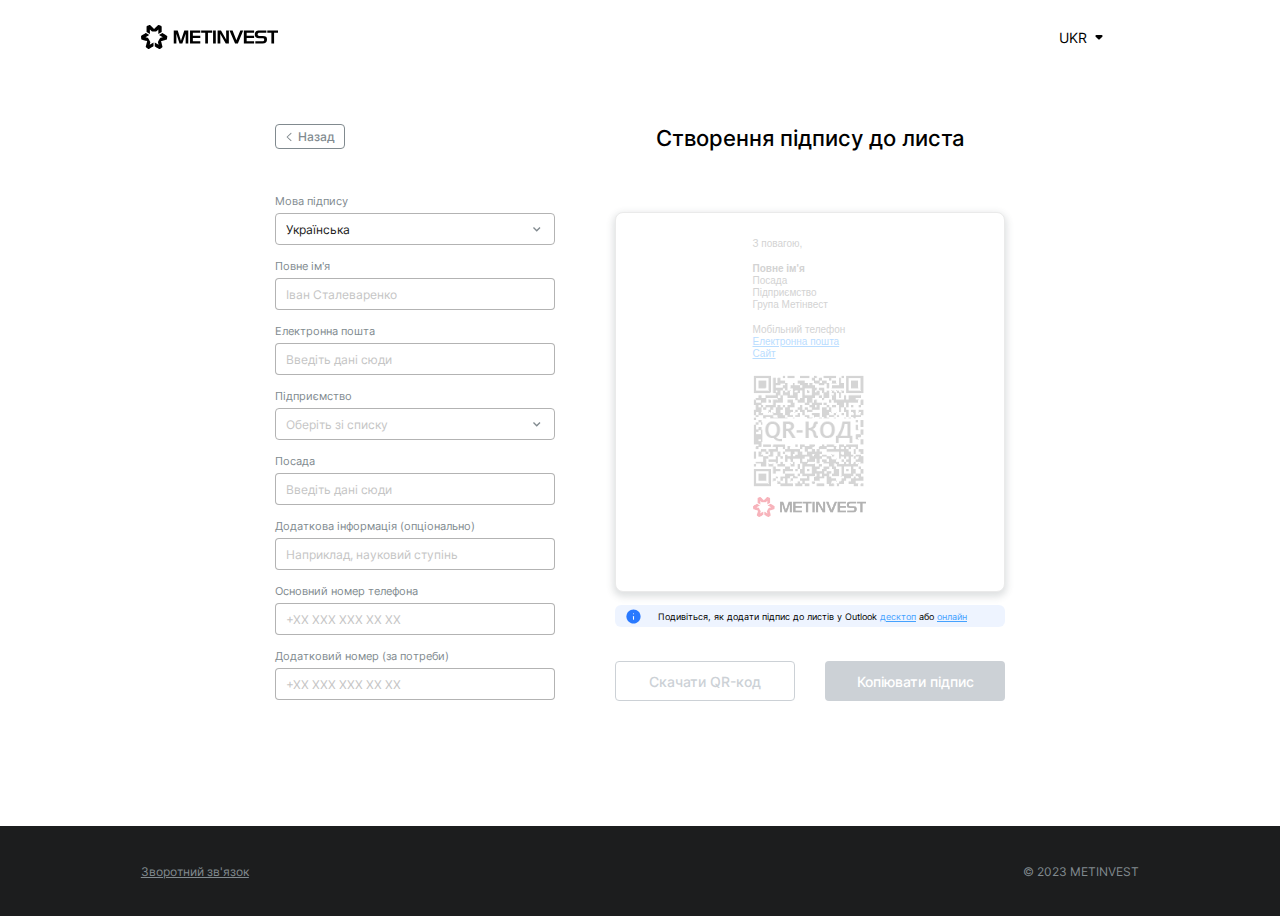
<file: emailSignature.html>
<!DOCTYPE html>
<html lang="uk-UA">
    <head>
        <meta charset="UTF-8">
        <meta name="viewport" content="width=device-width, initial-scale=1.0">
        <meta name="description" content="">
        <link rel="icon" type="image/svg+xml" href="img/favicon.svg">
        <link rel="stylesheet" type="text/css" href="css/emailSignature.css">
        <link rel="stylesheet" type="text/css" href="css/headerFooter.css">
        <script type="text/javascript" src="js/dataAboutCompany.js"></script>
        <script type="text/javascript" src="js/libs/qrcode.min.js"></script>
        <script type="text/javascript" src="js/encoded_base64.js" defer></script>
        <title>Підпис до листа</title>
    </head>
    <body>
        <section class="header">
            <a href="https://my.metinvestholding.com" class="logoLink">
                <svg class="logo" viewBox="0 0 148 28" fill="none">
                    <path d="M52.8024 7.01172V21.0048H63.8484V18.5703L55.8453 18.5914V15.1408H63.8484V12.7063L55.8453 12.6851V9.44621H63.8484V7.01172H52.8024Z" fill="black"/>
                    <path d="M77.6233 21.0047V6.99048H80.5411V21.0047H77.6233Z" fill="black"/>
                    <path d="M39.5664 6.99048L43.0053 17.9351L46.6317 6.99048H50.9042V21.0047H48.1115V10.5046L44.5059 21.0047H41.4839L38.0867 10.5046V21.0047H35.2731V6.99048H39.5664Z" fill="black"/>
                    <path d="M69.1838 9.48848H64.7863V6.99048H76.6868V9.48848H72.1016V21.0047H69.1838V9.48848Z" fill="black"/>
                    <path d="M110.762 7.01172V21.0048H121.809V18.5703H113.805V15.1408H121.809V12.7063L113.805 12.6851V9.44621H121.809V7.01172H110.762Z" fill="black"/>
                    <path d="M140.42 9.48848H136.022V6.99048H147.923V9.48848H143.338V21.0047H140.42V9.48848Z" fill="black"/>
                    <path d="M91.8178 17.046L86.1489 6.99048H82.4808V21.0047H85.4611L85.3361 10.3988L91.2759 21.0047H94.6314V6.99048H91.6719L91.8178 17.046Z" fill="black"/>
                    <path d="M102.737 17.427L98.6107 6.99048H95.2969L101.32 21.0047H104.342L110.073 6.99048H106.989L102.737 17.427Z" fill="black"/>
                    <path d="M131.251 12.8544H127.416C126.207 12.8544 125.603 12.3464 125.603 11.3302C125.603 10.0601 126.291 9.48848 127.833 9.48848H135.002V6.99048H127.416C125.728 6.99048 124.498 7.32919 123.748 8.02778C122.956 8.70521 122.581 9.80602 122.581 11.2879C122.581 14.0823 123.998 15.3101 127.187 15.3101H130.626C132.126 15.3101 132.668 15.7547 132.668 16.919C132.668 18.0621 132.064 18.5067 130.417 18.5067H123.143V21.0047H130.876C134.21 21.0047 135.711 19.6922 135.711 16.792C135.711 15.3736 135.377 14.3575 134.69 13.7647C133.981 13.1508 132.835 12.8544 131.251 12.8544Z" fill="black"/>
                    <path d="M21.5389 1.93092C21.5389 1.93092 19.7256 1.16882 19.4755 1.06297C19.2254 0.957121 18.9753 0.935951 18.7044 0.999459C18.4335 1.06297 18.2459 1.21115 18.1417 1.317C18.0375 1.42285 14.1401 5.38155 14.1401 5.38155C14.1401 5.38155 10.2844 1.46519 10.1594 1.33817C10.0343 1.21115 9.88845 1.08414 9.57583 0.999459C9.26321 0.914781 8.99227 0.97829 8.82554 1.06297C8.6588 1.12648 6.99148 1.84624 6.76223 1.93092C6.53297 2.0156 6.32455 2.20612 6.17866 2.43899C6.07446 2.62951 5.99109 2.84121 5.99109 3.09524C5.99109 2.86238 5.99109 8.59932 5.99109 8.59932L9.57583 10.6951V5.91079L11.2432 7.60435C11.3682 7.73137 11.5141 7.81604 11.6808 7.87955C11.8059 7.92189 11.9101 7.96423 12.0977 7.96423C12.2852 7.96423 16.1617 7.96423 16.1617 7.96423C16.3076 7.96423 16.4535 7.94306 16.5786 7.87955C16.7245 7.81604 16.8704 7.73137 17.0371 7.56201C17.2038 7.39265 18.6836 5.88962 18.6836 5.88962V10.6739L22.2683 8.57815C22.2683 8.57815 22.2683 3.66682 22.2683 3.11641C22.2892 2.54483 21.9765 2.12144 21.5389 1.93092Z" fill="black"/>
                    <path d="M0.0108216 13.7858C0.0108216 13.7858 0.26092 15.7546 0.302603 16.0298C0.344286 16.305 0.448493 16.5378 0.636067 16.7495C0.823641 16.9612 1.0529 17.0459 1.19879 17.0883C1.34468 17.1306 6.65927 18.5701 6.65927 18.5701C6.65927 18.5701 5.24204 23.926 5.20036 24.0742C5.15868 24.2436 5.11699 24.4341 5.20036 24.7516C5.28373 25.0692 5.49214 25.2809 5.63803 25.3867C5.78392 25.4926 7.22199 26.6145 7.40956 26.7627C7.59713 26.9109 7.86807 27.0168 8.13901 27.0168C8.34743 27.0168 8.57668 26.9744 8.7851 26.8474C8.57668 26.9744 13.4744 24.0954 13.4744 24.0954V19.8826L9.3895 22.2748L9.99391 19.9461C10.0356 19.7768 10.0356 19.6074 10.0147 19.4169C9.99391 19.2687 9.97307 19.184 9.86886 18.9935C9.76465 18.8242 7.82639 15.4159 7.82639 15.4159C7.74302 15.2888 7.65966 15.183 7.55545 15.0983C7.4304 14.9925 7.28451 14.9078 7.05525 14.8443C6.84684 14.7808 4.80437 14.2304 4.80437 14.2304L8.88931 11.8382L5.30457 9.74243C5.30457 9.74243 1.11542 12.1981 0.636067 12.4733C0.156712 12.7908 -0.051703 13.2989 0.0108216 13.7858Z" fill="black"/>
                    <path d="M20.8732 26.7841C20.8732 26.7841 22.4363 25.5774 22.6448 25.4081C22.8532 25.2387 22.9991 25.027 23.0824 24.773C23.1658 24.4978 23.1241 24.2649 23.1033 24.1167C23.0616 23.9686 21.6444 18.5703 21.6444 18.5703C21.6444 18.5703 26.9173 17.1308 27.084 17.0885C27.2507 17.0461 27.4383 16.9826 27.6676 16.7498C27.8968 16.5169 27.9802 16.2417 28.001 16.0512C28.0219 15.8606 28.2511 14.0401 28.2928 13.8072C28.3345 13.5532 28.2928 13.278 28.1469 13.0451C28.0427 12.8546 27.8968 12.6852 27.6884 12.5582C27.8968 12.6852 22.9991 9.80615 22.9991 9.80615L19.4143 11.9019L23.4993 14.2941L21.2067 14.908C21.04 14.9503 20.8941 15.035 20.7482 15.1409C20.644 15.2255 20.5606 15.3102 20.4772 15.4796C20.373 15.6489 18.4348 19.0572 18.4348 19.0572C18.3722 19.1842 18.3097 19.3113 18.2889 19.4595C18.268 19.6288 18.268 19.7982 18.3306 20.0099C18.3931 20.2216 18.935 22.2962 18.935 22.2962L14.85 19.904V24.1167C14.85 24.1167 19.0392 26.5724 19.5185 26.8476C19.977 27.144 20.4981 27.0805 20.8732 26.7841Z" fill="black"/>
                </svg>
            </a>
            <div class="languageSwitcher">
                <p class="pageLanguage">UKR</p>
                <svg class="languageSwitcherArrow" viewBox="0 0 24 24" fill="none">
                    <path class="languageSwitcherArrowPath" d="M8.70999 11.7101L11.3 14.3001C11.3925 14.3928 11.5024 14.4663 11.6234 14.5165C11.7443 14.5667 11.874 14.5925 12.005 14.5925C12.136 14.5925 12.2656 14.5667 12.3866 14.5165C12.5076 14.4663 12.6175 14.3928 12.71 14.3001L15.3 11.7101C15.93 11.0801 15.48 10.0001 14.59 10.0001L9.40999 10.0001C8.51999 10.0001 8.07999 11.0801 8.70999 11.7101Z" fill="black"/>
                </svg>
                <div class="wrapperLanguage">
                    <div class="languageOptions">
                        <svg class="languageChosenSVG" viewBox="0 0 4 21" fill="none">
                            <path d="M0 0C2.20914 0 4 1.79086 4 4V17C4 19.2091 2.20914 21 0 21V0Z" fill="black"/>
                        </svg>
                        <a href="emailSignature.html"><li class="languageChoice">UKR</li></a>
                        <a href="emailSignatureEng.html"><li class="languageChoice">ENG</li></a>
                    </div>
                </div>
            </div>
        </section>
        <section class="formSection">
            <div class="formFields">
                <button class="backButton" onclick="location.href='index.html'">
                    <svg class="arrowInButton" width="7px" height="16px" viewBox="5 0 7 17" fill="none">
                        <path id="Vector" d="M5.58711 8.86199L9.74589 12.7578C9.83888 12.8464 9.96242 12.8959 10.0909 12.8959C10.2194 12.8959 10.3429 12.8464 10.4359 12.7578L10.4419 12.7518C10.4871 12.7088 10.5231 12.6571 10.5478 12.5997C10.5724 12.5424 10.5851 12.4807 10.5851 12.4183C10.5851 12.3559 10.5724 12.2941 10.5478 12.2368C10.5231 12.1795 10.4871 12.1278 10.4419 12.0848L6.60811 8.49899L10.4419 4.91521C10.4871 4.87223 10.5231 4.82051 10.5478 4.76317C10.5724 4.70584 10.5851 4.6441 10.5851 4.58171C10.5851 4.51931 10.5724 4.45757 10.5478 4.40024C10.5231 4.34291 10.4871 4.29118 10.4419 4.24821L10.4359 4.24221C10.3429 4.15356 10.2194 4.10411 10.0909 4.10411C9.96242 4.10411 9.83888 4.15356 9.74589 4.24221L5.58711 8.13799C5.53809 8.18469 5.49908 8.24085 5.47241 8.30308C5.44575 8.3653 5.43201 8.4323 5.43201 8.49999C5.43201 8.56769 5.44575 8.63468 5.47241 8.69691C5.49908 8.75913 5.53809 8.8153 5.58711 8.86199Z" fill="#818A8F"/>
                    </svg>
                    Назад
                </button>
                <h1 class="formHeadlineMobile">Створення підпису до листа</h1>
                <div class="containerForDropdown">
                    <p class="fieldTextLabel">Мова підпису</p>
                    <input class="fieldInput" id="dropdownInputLanguage" type="text" readonly>
                    <svg class="formDropdownArrow" id="dropdownArrowLanguage" width="16" height="16" viewBox="0 0 16 16" fill="none">
                        <path id="feArrowUp2" fill-rule="evenodd" clip-rule="evenodd" d="M11.472 6.934L7.73601 10.67L4.00001 6.934L4.93401 6L7.73601 8.802L10.538 6L11.472 6.934Z" fill="#818A8F"/>
                    </svg>
                    <div class="dropdownsInForm" id="dropdownsInFormLanguage">
                        <input class="searchInDropdowns" id="searchInDropdownsLanguage" type="text" placeholder="Пошук" style="display: none;">
                        <svg class="searchIcon" width="15" height="15" viewBox="0 0 17 17" fill="none" style="display: none;">
                            <path d="M7.33333 12.6667C10.2789 12.6667 12.6667 10.2789 12.6667 7.33333C12.6667 4.38781 10.2789 2 7.33333 2C4.38781 2 2 4.38781 2 7.33333C2 10.2789 4.38781 12.6667 7.33333 12.6667Z" stroke="#818A8F" stroke-linecap="round" stroke-linejoin="round"/>
                            <path d="M14.0001 14.0001L11.1001 11.1001" stroke="#818A8F" stroke-linecap="round" stroke-linejoin="round"/>
                        </svg>
                        <ul class="dropdownList">
                            <li><button class="buttonsInDropdownsLanguage">Українська</button></li>
                            <li><button class="buttonsInDropdownsLanguage">Англійська</button></li>
                        </ul>
                    </div>
                </div>
                <div class="containerForTextField">
                    <p class="fieldTextLabel">Повне ім'я</p>
                    <input class="fieldInput" id="fullnameInput" type="text" placeholder="Іван Сталеваренко" maxlength="80" name="fullname" autocomplete="on">
                    <p class="charCount" id="charCount1">0/80</p>
                </div>
                <div class="containerForTextField">
                    <p class="fieldTextLabel">Електронна пошта</p>
                    <input class="fieldInput" id="emailInput" type="text" placeholder="Введіть дані сюди" maxlength="100" name="email" autocomplete="on">
                    <p class="charCount">1 рядок</p>
                </div>
                <div class="containerForDropdown">
                    <p class="fieldTextLabel">Підприємство</p>
                    <input class="fieldInput" id="dropdownInputOrganization" type="text" placeholder="Оберіть зі списку" readonly>
                    <svg class="formDropdownArrow" id="dropdownArrowOrganization" width="16" height="16" viewBox="0 0 16 16" fill="none">
                        <path id="feArrowUp2" fill-rule="evenodd" clip-rule="evenodd" d="M11.472 6.934L7.73601 10.67L4.00001 6.934L4.93401 6L7.73601 8.802L10.538 6L11.472 6.934Z" fill="#818A8F"/>
                    </svg>
                    <div class="dropdownsInForm" id="dropdownsInFormOrganization">
                        <input class="searchInDropdowns" id="searchInDropdownsOrganization" type="text" placeholder="Пошук">
                        <svg class="searchIcon" width="15" height="15" viewBox="0 0 17 17" fill="none">
                            <path d="M7.33333 12.6667C10.2789 12.6667 12.6667 10.2789 12.6667 7.33333C12.6667 4.38781 10.2789 2 7.33333 2C4.38781 2 2 4.38781 2 7.33333C2 10.2789 4.38781 12.6667 7.33333 12.6667Z" stroke="#818A8F" stroke-linecap="round" stroke-linejoin="round"/>
                            <path d="M14.0001 14.0001L11.1001 11.1001" stroke="#818A8F" stroke-linecap="round" stroke-linejoin="round"/>
                        </svg>
                        <ul class="dropdownList" id="dropdownListOrganization">
                            <li><button class="buttonsInDropdownsOrganization"></button></li>
                        </ul>
                    </div>
                </div>
                <div class="containerForTextField">
                    <p class="fieldTextLabel">Посада</p>
                    <input class="fieldInput" id="positionInput" type="text" placeholder="Введіть дані сюди" maxlength="130" name="job-title" autocomplete="on">
                    <p class="charCount" id="charCount2">0/130</p>
                </div>
                <div class="containerForTextField">
                    <p class="fieldTextLabel">Додаткова інформація (опціонально)</p>
                    <input class="fieldInput" id="additionalInfoInput" type="text" placeholder="Наприклад, науковий ступінь" maxlength="100" name="degree" autocomplete="on">
                    <p class="charCount" id="charCount3">0/100</p>
                </div>
                <div class="containerForTextField">
                    <p class="fieldTextLabel">Основний номер телефона</p>
                    <input class="fieldInput" id="mobilePhoneInput" type="text" placeholder="+XX XXX XXX XX XX" maxlength="35" name="phone" autocomplete="on">
                    <p class="charCount" id="charCount4">0/35</p>
                </div>
                <div class="containerForTextField">
                    <p class="fieldTextLabel">Додатковий номер (за потреби)</p>
                    <input class="fieldInput" id="workPhoneInput" type="text" placeholder="+XX XXX XXX XX XX" maxlength="35" name="phone" autocomplete="on">
                    <p class="charCount" id="charCount5">0/35</p>
                </div>
            </div>
            <div class="formDisplay">
                <h1 class="formHeadline">Створення підпису до листа</h1>
                <div class="cardFront">
                    <p class="inputInCard" id="closingRemarkInCard">З повагою,</p>
                    <b><p class="inputInCard" id="fullnameInCard">ПІБ</p></b>
                    <p class="inputInCard" id="positionInCard">Посада</p>
                    <p class="inputInCard" id="additionalInfoInCard"></p>
                    <p class="inputInCard" id="companyInCard">Підприємство</p>
                    <p class="inputInCard" id="corporationInCard">Група Метінвест</p>
                    <p class="inputInCard" id="mobilePhoneInCard">Мобільний телефон</p>
                    <p class="inputInCard" id="workPhoneInCard"></p>
                    <p class="inputInCard" id="emailInCard">Електронна пошта</p>
                    <p class="inputInCard" id="webPageInCard">Сайт</p>
                    <div class="cardBack">
                        <img class="qrCodeExample" src="img/qrCodeExample.png" alt="Приклад QR-коду">
                        <img class="logoCard" src="img/logoCard.png">
                    </div>
                </div>
                <div class="formControl">
                    <button class="generateCardButton">Копіювати підпис</button>
                    <button class="getQrButton">Скачати QR-код</button>
                    <div class="errorMessage2">
                        <svg class="iconError" width="17" height="17" viewBox="0 0 24 24" fill="none">
                            <path d="M12 22C17.5228 22 22 17.5228 22 12C22 6.47715 17.5228 2 12 2C6.47715 2 2 6.47715 2 12C2 17.5228 6.47715 22 12 22Z" fill="#FF3B30" stroke="#FF3B30" stroke-width="1.5" stroke-linecap="round" stroke-linejoin="round"/>
                            <path d="M12 8V12" stroke="#FAFCFE" stroke-width="2" stroke-linecap="round" stroke-linejoin="round"/>
                            <path d="M12 16H12.01" stroke="#FAFCFE" stroke-width="2" stroke-linecap="round" stroke-linejoin="round"/>
                        </svg>
                        <p class="errorText2">У полі для вводу електронної пошти не вистачає @</p>
                    </div>
                    <div class="infoMessage">
                        <svg class="iconInfo" width="17" height="17" viewBox="0 0 24 24" fill="none">
                            <path d="M12 22C17.5228 22 22 17.5228 22 12C22 6.47715 17.5228 2 12 2C6.47715 2 2 6.47715 2 12C2 17.5228 6.47715 22 12 22Z" fill="#2979FF"/>
                            <path d="M12 16V12" stroke="white" stroke-width="1.5" stroke-linecap="round" stroke-linejoin="round"/>
                            <path d="M12 8H12.01" stroke="white" stroke-width="1.5" stroke-linecap="round" stroke-linejoin="round"/>
                        </svg>
                        <p class="infoText">Подивіться, як додати підпис до листів у Outlook <a class="infoLink" target="_blank" href="instructions/signatureInstructionDesktop.pdf">десктоп</a> або <a class="infoLink" target="_blank" href="instructions/signatureInstructionOnline.pdf">онлайн</a></p>
                    </div>
                    <div class="warningMessage">
                        <svg class="iconWarning" width="17" height="17" viewBox="0 0 24 24" fill="none">
                            <path d="M10.29 3.85996L1.82001 18C1.64537 18.3024 1.55297 18.6453 1.55199 18.9945C1.55102 19.3437 1.6415 19.6871 1.81443 19.9905C1.98737 20.2939 2.23673 20.5467 2.53771 20.7238C2.8387 20.9009 3.1808 20.9961 3.53001 21H20.47C20.8192 20.9961 21.1613 20.9009 21.4623 20.7238C21.7633 20.5467 22.0126 20.2939 22.1856 19.9905C22.3585 19.6871 22.449 19.3437 22.448 18.9945C22.447 18.6453 22.3546 18.3024 22.18 18L13.71 3.85996C13.5317 3.56607 13.2807 3.32308 12.9812 3.15444C12.6817 2.98581 12.3437 2.89722 12 2.89722C11.6563 2.89722 11.3183 2.98581 11.0188 3.15444C10.7193 3.32308 10.4683 3.56607 10.29 3.85996Z" fill="#FFCC00" stroke="#FFCC00" stroke-width="1.5" stroke-linecap="round" stroke-linejoin="round"/>
                            <path d="M12 9V13" stroke="white" stroke-width="1.5" stroke-linecap="round" stroke-linejoin="round"/>
                            <path d="M12 17H12.01" stroke="white" stroke-width="1.5" stroke-linecap="round" stroke-linejoin="round"/>
                        </svg>
                        <p class="warningText"></p>
                    </div>
                    <div class="successMessageQR">
                        <svg class="iconSuccessQR" width="17" height="17" viewBox="0 0 24 24" fill="none">
                            <circle cx="12" cy="12" r="10" fill="#4CD964"/>
                            <path d="M16 9L10.5 14.5L8 12" stroke="white" stroke-linecap="round" stroke-linejoin="round"/>
                        </svg>
                        <p class="successTextQR">QR-код завантажено на ваш пристрій</p>
                    </div>
                    <div class="successMessageCard">
                        <svg class="iconSuccessCard" width="17" height="17" viewBox="0 0 24 24" fill="none">
                            <circle cx="12" cy="12" r="10" fill="#4CD964"/>
                            <path d="M16 9L10.5 14.5L8 12" stroke="white" stroke-linecap="round" stroke-linejoin="round"/>
                        </svg>
                        <p class="successTextCard">Підпис скопійовано в буфер</p>
                    </div>
                </div>
            </div>
            <div id="qrDiv"></div>
            <canvas id="qrCanvas"></canvas>
        </section>
        <section class="footer">
            <div class="footerWrapper">
                <p class="errorNotification"><a href="mailto:corp.media@metinvestholding.com"><u>Зворотний зв'язок</u></a></p>
                <p class="copyright">© 2023 METINVEST</p>
            </div>
        </section>
        <script type="text/javascript" src="js/dropdownPageLanguage.js"></script>
        <script type="text/javascript" src="js/emailSignature.js"></script>
    </body>
</html>
</file>
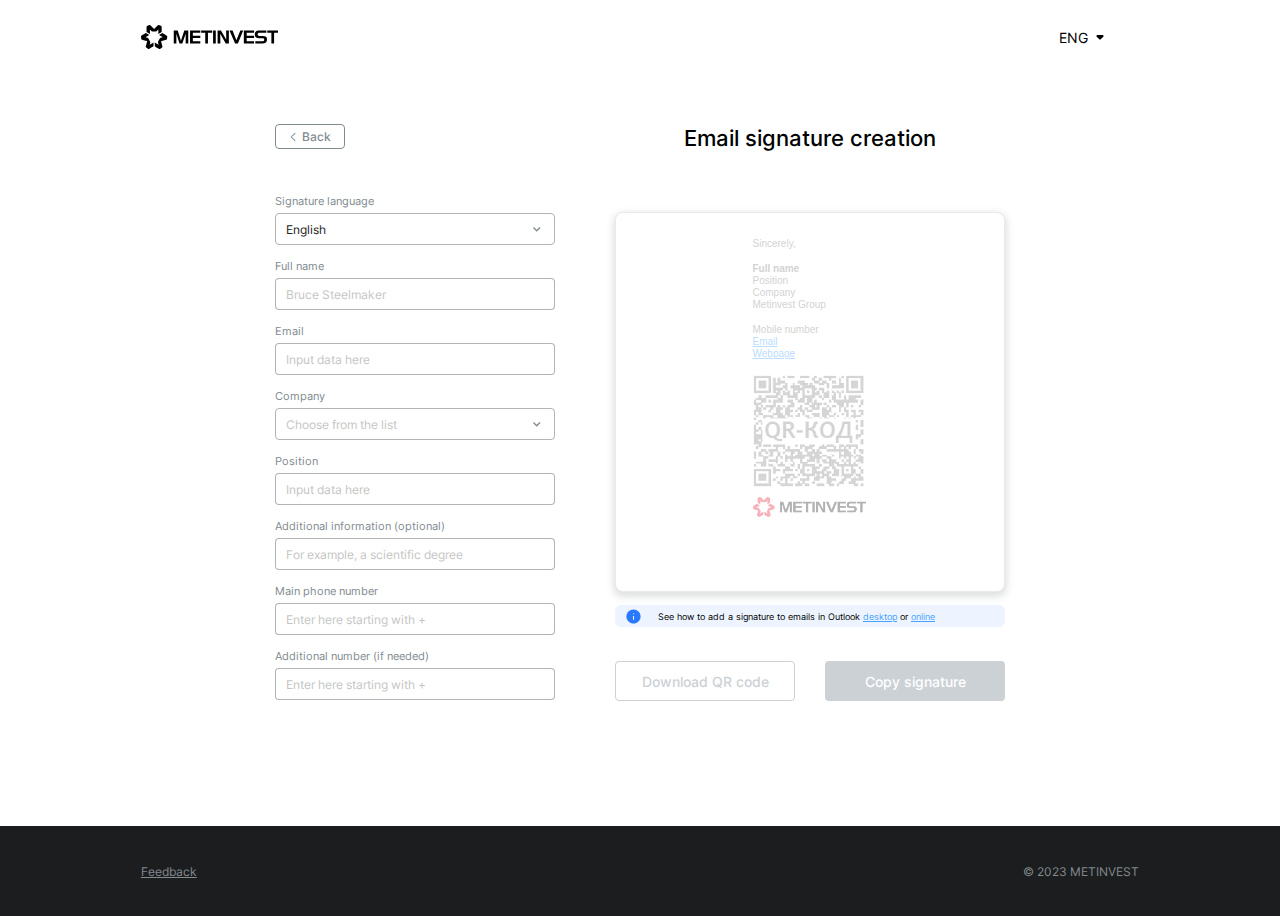
<file: emailSignatureEng.html>
<!DOCTYPE html>
<html lang="uk-UA">
    <head>
        <meta charset="UTF-8">
        <meta name="viewport" content="width=device-width, initial-scale=1.0">
        <meta name="description" content="">
        <link rel="icon" type="image/svg+xml" href="img/favicon.svg">
        <link rel="stylesheet" type="text/css" href="css/emailSignature.css">
        <link rel="stylesheet" type="text/css" href="css/headerFooter.css">
        <script type="text/javascript" src="js/dataAboutCompany.js"></script>
        <script type="text/javascript" src="js/libs/qrcode.min.js"></script>
        <script type="text/javascript" src="js/encoded_base64.js" defer></script>
        <title>Email signature</title>
    </head>
    <body>
        <section class="header">
            <a href="https://my.metinvestholding.com" class="logoLink">
                <svg class="logo" viewBox="0 0 148 28" fill="none">
                    <path d="M52.8024 7.01172V21.0048H63.8484V18.5703L55.8453 18.5914V15.1408H63.8484V12.7063L55.8453 12.6851V9.44621H63.8484V7.01172H52.8024Z" fill="black"/>
                    <path d="M77.6233 21.0047V6.99048H80.5411V21.0047H77.6233Z" fill="black"/>
                    <path d="M39.5664 6.99048L43.0053 17.9351L46.6317 6.99048H50.9042V21.0047H48.1115V10.5046L44.5059 21.0047H41.4839L38.0867 10.5046V21.0047H35.2731V6.99048H39.5664Z" fill="black"/>
                    <path d="M69.1838 9.48848H64.7863V6.99048H76.6868V9.48848H72.1016V21.0047H69.1838V9.48848Z" fill="black"/>
                    <path d="M110.762 7.01172V21.0048H121.809V18.5703H113.805V15.1408H121.809V12.7063L113.805 12.6851V9.44621H121.809V7.01172H110.762Z" fill="black"/>
                    <path d="M140.42 9.48848H136.022V6.99048H147.923V9.48848H143.338V21.0047H140.42V9.48848Z" fill="black"/>
                    <path d="M91.8178 17.046L86.1489 6.99048H82.4808V21.0047H85.4611L85.3361 10.3988L91.2759 21.0047H94.6314V6.99048H91.6719L91.8178 17.046Z" fill="black"/>
                    <path d="M102.737 17.427L98.6107 6.99048H95.2969L101.32 21.0047H104.342L110.073 6.99048H106.989L102.737 17.427Z" fill="black"/>
                    <path d="M131.251 12.8544H127.416C126.207 12.8544 125.603 12.3464 125.603 11.3302C125.603 10.0601 126.291 9.48848 127.833 9.48848H135.002V6.99048H127.416C125.728 6.99048 124.498 7.32919 123.748 8.02778C122.956 8.70521 122.581 9.80602 122.581 11.2879C122.581 14.0823 123.998 15.3101 127.187 15.3101H130.626C132.126 15.3101 132.668 15.7547 132.668 16.919C132.668 18.0621 132.064 18.5067 130.417 18.5067H123.143V21.0047H130.876C134.21 21.0047 135.711 19.6922 135.711 16.792C135.711 15.3736 135.377 14.3575 134.69 13.7647C133.981 13.1508 132.835 12.8544 131.251 12.8544Z" fill="black"/>
                    <path d="M21.5389 1.93092C21.5389 1.93092 19.7256 1.16882 19.4755 1.06297C19.2254 0.957121 18.9753 0.935951 18.7044 0.999459C18.4335 1.06297 18.2459 1.21115 18.1417 1.317C18.0375 1.42285 14.1401 5.38155 14.1401 5.38155C14.1401 5.38155 10.2844 1.46519 10.1594 1.33817C10.0343 1.21115 9.88845 1.08414 9.57583 0.999459C9.26321 0.914781 8.99227 0.97829 8.82554 1.06297C8.6588 1.12648 6.99148 1.84624 6.76223 1.93092C6.53297 2.0156 6.32455 2.20612 6.17866 2.43899C6.07446 2.62951 5.99109 2.84121 5.99109 3.09524C5.99109 2.86238 5.99109 8.59932 5.99109 8.59932L9.57583 10.6951V5.91079L11.2432 7.60435C11.3682 7.73137 11.5141 7.81604 11.6808 7.87955C11.8059 7.92189 11.9101 7.96423 12.0977 7.96423C12.2852 7.96423 16.1617 7.96423 16.1617 7.96423C16.3076 7.96423 16.4535 7.94306 16.5786 7.87955C16.7245 7.81604 16.8704 7.73137 17.0371 7.56201C17.2038 7.39265 18.6836 5.88962 18.6836 5.88962V10.6739L22.2683 8.57815C22.2683 8.57815 22.2683 3.66682 22.2683 3.11641C22.2892 2.54483 21.9765 2.12144 21.5389 1.93092Z" fill="black"/>
                    <path d="M0.0108216 13.7858C0.0108216 13.7858 0.26092 15.7546 0.302603 16.0298C0.344286 16.305 0.448493 16.5378 0.636067 16.7495C0.823641 16.9612 1.0529 17.0459 1.19879 17.0883C1.34468 17.1306 6.65927 18.5701 6.65927 18.5701C6.65927 18.5701 5.24204 23.926 5.20036 24.0742C5.15868 24.2436 5.11699 24.4341 5.20036 24.7516C5.28373 25.0692 5.49214 25.2809 5.63803 25.3867C5.78392 25.4926 7.22199 26.6145 7.40956 26.7627C7.59713 26.9109 7.86807 27.0168 8.13901 27.0168C8.34743 27.0168 8.57668 26.9744 8.7851 26.8474C8.57668 26.9744 13.4744 24.0954 13.4744 24.0954V19.8826L9.3895 22.2748L9.99391 19.9461C10.0356 19.7768 10.0356 19.6074 10.0147 19.4169C9.99391 19.2687 9.97307 19.184 9.86886 18.9935C9.76465 18.8242 7.82639 15.4159 7.82639 15.4159C7.74302 15.2888 7.65966 15.183 7.55545 15.0983C7.4304 14.9925 7.28451 14.9078 7.05525 14.8443C6.84684 14.7808 4.80437 14.2304 4.80437 14.2304L8.88931 11.8382L5.30457 9.74243C5.30457 9.74243 1.11542 12.1981 0.636067 12.4733C0.156712 12.7908 -0.051703 13.2989 0.0108216 13.7858Z" fill="black"/>
                    <path d="M20.8732 26.7841C20.8732 26.7841 22.4363 25.5774 22.6448 25.4081C22.8532 25.2387 22.9991 25.027 23.0824 24.773C23.1658 24.4978 23.1241 24.2649 23.1033 24.1167C23.0616 23.9686 21.6444 18.5703 21.6444 18.5703C21.6444 18.5703 26.9173 17.1308 27.084 17.0885C27.2507 17.0461 27.4383 16.9826 27.6676 16.7498C27.8968 16.5169 27.9802 16.2417 28.001 16.0512C28.0219 15.8606 28.2511 14.0401 28.2928 13.8072C28.3345 13.5532 28.2928 13.278 28.1469 13.0451C28.0427 12.8546 27.8968 12.6852 27.6884 12.5582C27.8968 12.6852 22.9991 9.80615 22.9991 9.80615L19.4143 11.9019L23.4993 14.2941L21.2067 14.908C21.04 14.9503 20.8941 15.035 20.7482 15.1409C20.644 15.2255 20.5606 15.3102 20.4772 15.4796C20.373 15.6489 18.4348 19.0572 18.4348 19.0572C18.3722 19.1842 18.3097 19.3113 18.2889 19.4595C18.268 19.6288 18.268 19.7982 18.3306 20.0099C18.3931 20.2216 18.935 22.2962 18.935 22.2962L14.85 19.904V24.1167C14.85 24.1167 19.0392 26.5724 19.5185 26.8476C19.977 27.144 20.4981 27.0805 20.8732 26.7841Z" fill="black"/>
                </svg>
            </a>
            <div class="languageSwitcher">
                <p class="pageLanguage">ENG</p>
                <svg class="languageSwitcherArrow" viewBox="0 0 24 24" fill="none">
                    <path class="languageSwitcherArrowPath" d="M8.70999 11.7101L11.3 14.3001C11.3925 14.3928 11.5024 14.4663 11.6234 14.5165C11.7443 14.5667 11.874 14.5925 12.005 14.5925C12.136 14.5925 12.2656 14.5667 12.3866 14.5165C12.5076 14.4663 12.6175 14.3928 12.71 14.3001L15.3 11.7101C15.93 11.0801 15.48 10.0001 14.59 10.0001L9.40999 10.0001C8.51999 10.0001 8.07999 11.0801 8.70999 11.7101Z" fill="black"/>
                </svg>
                <div class="wrapperLanguage">
                    <div class="languageOptions">
                        <svg class="languageChosenSVG" viewBox="0 0 4 21" fill="none">
                            <path d="M0 0C2.20914 0 4 1.79086 4 4V17C4 19.2091 2.20914 21 0 21V0Z" fill="black"/>
                        </svg>
                        <a href="emailSignatureEng.html"><li class="languageChoice">ENG</li></a>
                        <a href="emailSignature.html"><li class="languageChoice">UKR</li></a>
                    </div>
                </div>
            </div>
        </section>
        <section class="formSection">
            <div class="formFields">
                <button class="backButton" onclick="location.href='indexEng.html'">
                    <svg class="arrowInButton" width="7px" height="16px" viewBox="5 0 7 17" fill="none">
                        <path id="Vector" d="M5.58711 8.86199L9.74589 12.7578C9.83888 12.8464 9.96242 12.8959 10.0909 12.8959C10.2194 12.8959 10.3429 12.8464 10.4359 12.7578L10.4419 12.7518C10.4871 12.7088 10.5231 12.6571 10.5478 12.5997C10.5724 12.5424 10.5851 12.4807 10.5851 12.4183C10.5851 12.3559 10.5724 12.2941 10.5478 12.2368C10.5231 12.1795 10.4871 12.1278 10.4419 12.0848L6.60811 8.49899L10.4419 4.91521C10.4871 4.87223 10.5231 4.82051 10.5478 4.76317C10.5724 4.70584 10.5851 4.6441 10.5851 4.58171C10.5851 4.51931 10.5724 4.45757 10.5478 4.40024C10.5231 4.34291 10.4871 4.29118 10.4419 4.24821L10.4359 4.24221C10.3429 4.15356 10.2194 4.10411 10.0909 4.10411C9.96242 4.10411 9.83888 4.15356 9.74589 4.24221L5.58711 8.13799C5.53809 8.18469 5.49908 8.24085 5.47241 8.30308C5.44575 8.3653 5.43201 8.4323 5.43201 8.49999C5.43201 8.56769 5.44575 8.63468 5.47241 8.69691C5.49908 8.75913 5.53809 8.8153 5.58711 8.86199Z" fill="#818A8F"/>
                    </svg>
                    Back
                </button>
                <h1 class="formHeadlineMobile">Email signature creation</h1>
                <div class="containerForDropdown">
                    <p class="fieldTextLabel">Signature language</p>
                    <input class="fieldInput" id="dropdownInputLanguage" type="text" readonly>
                    <svg class="formDropdownArrow" id="dropdownArrowLanguage" width="16" height="16" viewBox="0 0 16 16" fill="none">
                        <path id="feArrowUp2" fill-rule="evenodd" clip-rule="evenodd" d="M11.472 6.934L7.73601 10.67L4.00001 6.934L4.93401 6L7.73601 8.802L10.538 6L11.472 6.934Z" fill="#818A8F"/>
                    </svg>
                    <div class="dropdownsInForm" id="dropdownsInFormLanguage">
                        <input class="searchInDropdowns" id="searchInDropdownsLanguage" type="text" placeholder="Search" style="display: none;">
                        <svg class="searchIcon" width="15" height="15" viewBox="0 0 17 17" fill="none" style="display: none;">
                            <path d="M7.33333 12.6667C10.2789 12.6667 12.6667 10.2789 12.6667 7.33333C12.6667 4.38781 10.2789 2 7.33333 2C4.38781 2 2 4.38781 2 7.33333C2 10.2789 4.38781 12.6667 7.33333 12.6667Z" stroke="#818A8F" stroke-linecap="round" stroke-linejoin="round"/>
                            <path d="M14.0001 14.0001L11.1001 11.1001" stroke="#818A8F" stroke-linecap="round" stroke-linejoin="round"/>
                        </svg>
                        <ul class="dropdownList">
                            <li><button class="buttonsInDropdownsLanguage">Ukrainian</button></li>
                            <li><button class="buttonsInDropdownsLanguage">English</button></li>
                        </ul>
                    </div>
                </div>
                <div class="containerForTextField">
                    <p class="fieldTextLabel">Full name</p>
                    <input class="fieldInput" id="fullnameInput" type="text" placeholder="Bruce Steelmaker" maxlength="80" name="fullname" autocomplete="on">
                    <p class="charCount" id="charCount1">0/80</p>
                </div>
                <div class="containerForTextField">
                    <p class="fieldTextLabel">Email</p>
                    <input class="fieldInput" id="emailInput" type="text" placeholder="Input data here" maxlength="100" name="email" autocomplete="on">
                    <p class="charCount">1 рядок</p>
                </div>
                <div class="containerForDropdown">
                    <p class="fieldTextLabel">Company</p>
                    <input class="fieldInput" id="dropdownInputOrganization" type="text" placeholder="Choose from the list" readonly>
                    <svg class="formDropdownArrow" id="dropdownArrowOrganization" width="16" height="16" viewBox="0 0 16 16" fill="none">
                        <path id="feArrowUp2" fill-rule="evenodd" clip-rule="evenodd" d="M11.472 6.934L7.73601 10.67L4.00001 6.934L4.93401 6L7.73601 8.802L10.538 6L11.472 6.934Z" fill="#818A8F"/>
                    </svg>
                    <div class="dropdownsInForm" id="dropdownsInFormOrganization">
                        <input class="searchInDropdowns" id="searchInDropdownsOrganization" type="text" placeholder="Search">
                        <svg class="searchIcon" width="15" height="15" viewBox="0 0 17 17" fill="none">
                            <path d="M7.33333 12.6667C10.2789 12.6667 12.6667 10.2789 12.6667 7.33333C12.6667 4.38781 10.2789 2 7.33333 2C4.38781 2 2 4.38781 2 7.33333C2 10.2789 4.38781 12.6667 7.33333 12.6667Z" stroke="#818A8F" stroke-linecap="round" stroke-linejoin="round"/>
                            <path d="M14.0001 14.0001L11.1001 11.1001" stroke="#818A8F" stroke-linecap="round" stroke-linejoin="round"/>
                        </svg>
                        <ul class="dropdownList" id="dropdownListOrganization">
                            <li><button class="buttonsInDropdownsOrganization"></button></li>
                        </ul>
                    </div>
                </div>
                <div class="containerForTextField">
                    <p class="fieldTextLabel">Position</p>
                    <input class="fieldInput" id="positionInput" type="text" placeholder="Input data here" maxlength="130" name="job-title" autocomplete="on">
                    <p class="charCount" id="charCount2">0/130</p>
                </div>
                <div class="containerForTextField">
                    <p class="fieldTextLabel">Additional information (optional)</p>
                    <input class="fieldInput" id="additionalInfoInput" type="text" placeholder="For example, a scientific degree" maxlength="100"  name="degree" autocomplete="on">
                    <p class="charCount" id="charCount3">0/100</p>
                </div>
                <div class="containerForTextField">
                    <p class="fieldTextLabel">Main phone number</p>
                    <input class="fieldInput" id="mobilePhoneInput" type="text" placeholder="Enter here starting with +" maxlength="37" name="phone" autocomplete="on">
                    <p class="charCount" id="charCount4">0/35</p>
                </div>
                <div class="containerForTextField">
                    <p class="fieldTextLabel">Additional number (if needed)</p>
                    <input class="fieldInput" id="workPhoneInput" type="text" placeholder="Enter here starting with +" maxlength="37" name="phone" autocomplete="on">
                    <p class="charCount" id="charCount5">0/35</p>
                </div>
            </div>
            <div class="formDisplay">
                <h1 class="formHeadline">Email signature creation</h1>
                <div class="cardFront">
                    <p class="inputInCard" id="closingRemarkInCard">Sincerely,</p>
                    <b><p class="inputInCard" id="fullnameInCard">Full name</p></b>
                    <p class="inputInCard" id="positionInCard">Position</p>
                    <p class="inputInCard" id="additionalInfoInCard"></p>
                    <p class="inputInCard" id="companyInCard">Company</p>
                    <p class="inputInCard" id="corporationInCard">Metinvest Group</p>
                    <p class="inputInCard" id="mobilePhoneInCard">Mobile number</p>
                    <p class="inputInCard" id="workPhoneInCard"></p>
                    <p class="inputInCard" id="emailInCard">Email</p>
                    <p class="inputInCard" id="webPageInCard">Webpage</p>
                    <div class="cardBack">
                        <img class="qrCodeExample" src="img/qrCodeExample.png" alt="QR code example">
                        <img class="logoCard" src="img/logoCard.png">
                    </div>
                </div>
                <div class="formControl">
                    <button class="generateCardButton">Copy signature</button>
                    <button class="getQrButton">Download QR code</button>
                    <div class="errorMessage2">
                        <svg class="iconError" width="17" height="17" viewBox="0 0 24 24" fill="none">
                            <path d="M12 22C17.5228 22 22 17.5228 22 12C22 6.47715 17.5228 2 12 2C6.47715 2 2 6.47715 2 12C2 17.5228 6.47715 22 12 22Z" fill="#FF3B30" stroke="#FF3B30" stroke-width="1.5" stroke-linecap="round" stroke-linejoin="round"/>
                            <path d="M12 8V12" stroke="#FAFCFE" stroke-width="2" stroke-linecap="round" stroke-linejoin="round"/>
                            <path d="M12 16H12.01" stroke="#FAFCFE" stroke-width="2" stroke-linecap="round" stroke-linejoin="round"/>
                        </svg>
                        <p class="errorText2">There is no @ in the email input field</p>
                    </div>
                    <div class="infoMessage">
                        <svg class="iconInfo" width="17" height="17" viewBox="0 0 24 24" fill="none">
                            <path d="M12 22C17.5228 22 22 17.5228 22 12C22 6.47715 17.5228 2 12 2C6.47715 2 2 6.47715 2 12C2 17.5228 6.47715 22 12 22Z" fill="#2979FF"/>
                            <path d="M12 16V12" stroke="white" stroke-width="1.5" stroke-linecap="round" stroke-linejoin="round"/>
                            <path d="M12 8H12.01" stroke="white" stroke-width="1.5" stroke-linecap="round" stroke-linejoin="round"/>
                        </svg>
                        <p class="infoText">See how to add a signature to emails in Outlook <a class="infoLink" target="_blank" href="instructions/signatureInstructionDesktop.pdf">desktop</a> or <a class="infoLink" target="_blank" href="instructions/signatureInstructionOnline.pdf">online</a></p>
                    </div>
                    <div class="warningMessage">
                        <svg class="iconWarning" width="17" height="17" viewBox="0 0 24 24" fill="none">
                            <path d="M10.29 3.85996L1.82001 18C1.64537 18.3024 1.55297 18.6453 1.55199 18.9945C1.55102 19.3437 1.6415 19.6871 1.81443 19.9905C1.98737 20.2939 2.23673 20.5467 2.53771 20.7238C2.8387 20.9009 3.1808 20.9961 3.53001 21H20.47C20.8192 20.9961 21.1613 20.9009 21.4623 20.7238C21.7633 20.5467 22.0126 20.2939 22.1856 19.9905C22.3585 19.6871 22.449 19.3437 22.448 18.9945C22.447 18.6453 22.3546 18.3024 22.18 18L13.71 3.85996C13.5317 3.56607 13.2807 3.32308 12.9812 3.15444C12.6817 2.98581 12.3437 2.89722 12 2.89722C11.6563 2.89722 11.3183 2.98581 11.0188 3.15444C10.7193 3.32308 10.4683 3.56607 10.29 3.85996Z" fill="#FFCC00" stroke="#FFCC00" stroke-width="1.5" stroke-linecap="round" stroke-linejoin="round"/>
                            <path d="M12 9V13" stroke="white" stroke-width="1.5" stroke-linecap="round" stroke-linejoin="round"/>
                            <path d="M12 17H12.01" stroke="white" stroke-width="1.5" stroke-linecap="round" stroke-linejoin="round"/>
                        </svg>
                        <p class="warningText"></p>
                    </div>
                    <div class="successMessageQR">
                        <svg class="iconSuccessQR" width="17" height="17" viewBox="0 0 24 24" fill="none">
                            <circle cx="12" cy="12" r="10" fill="#4CD964"/>
                            <path d="M16 9L10.5 14.5L8 12" stroke="white" stroke-linecap="round" stroke-linejoin="round"/>
                        </svg>
                        <p class="successTextQR">The QR code has been downloaded to your device</p>
                    </div>
                    <div class="successMessageCard">
                        <svg class="iconSuccessCard" width="17" height="17" viewBox="0 0 24 24" fill="none">
                            <circle cx="12" cy="12" r="10" fill="#4CD964"/>
                            <path d="M16 9L10.5 14.5L8 12" stroke="white" stroke-linecap="round" stroke-linejoin="round"/>
                        </svg>
                        <p class="successTextCard">Signature has been copied to the clipboard</p>
                    </div>
                </div>
            </div>
            <div id="qrDiv"></div>
            <canvas id="qrCanvas"></canvas>
        </section>
        <section class="footer">
            <div class="footerWrapper">
                <p class="errorNotification"><a href="mailto:corp.media@metinvestholding.com"><u>Feedback</u></a></p>
                <p class="copyright">© 2023 METINVEST</p>
            </div>
        </section>
        <script type="text/javascript" src="js/dropdownPageLanguage.js"></script>
        <script type="text/javascript" src="js/emailSignature.js"></script>
    </body>
</html>
</file>
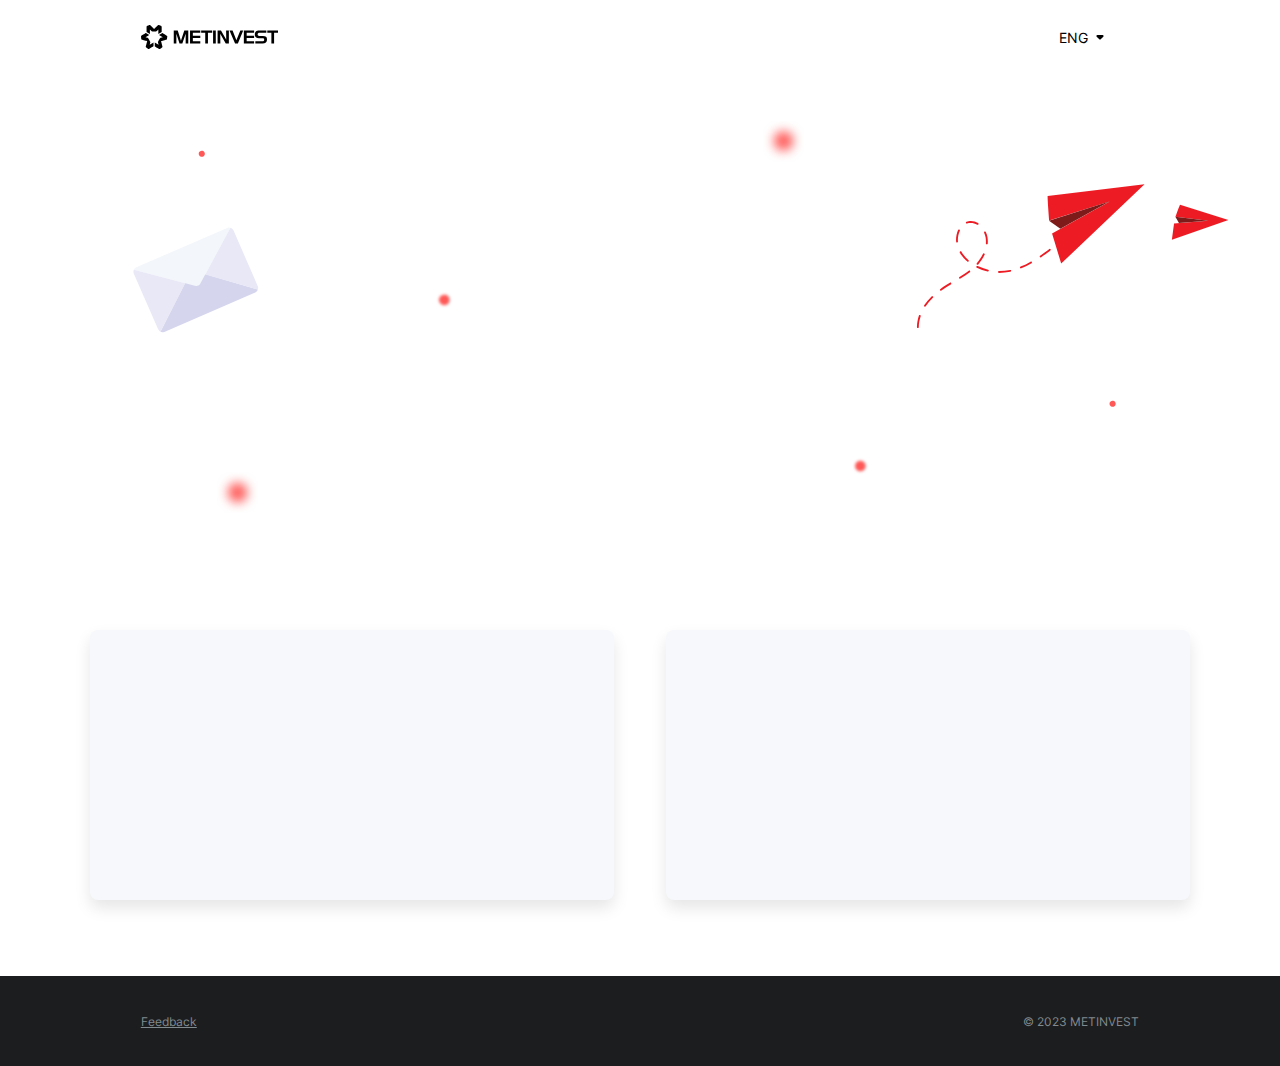
<file: indexEng.html>
<!DOCTYPE html>
<html lang="en">
    <head>
        <meta charset="UTF-8">
        <meta name="viewport" content="width=device-width, initial-scale=1.0">
        <meta name="description" content="">
        <link rel="icon" type="image/svg+xml" href="img/favicon.svg">
        <link rel="stylesheet" type="text/css" href="css/index.css">
        <link rel="stylesheet" type="text/css" href="css/headerFooter.css">
        <title>Service for creating branded products</title>
    </head>
    <body>
        <section class="header">
            <a href="https://my.metinvestholding.com" class="logoLink">
                <svg class="logo" viewBox="0 0 148 28" fill="none">
                    <path d="M52.8024 7.01172V21.0048H63.8484V18.5703L55.8453 18.5914V15.1408H63.8484V12.7063L55.8453 12.6851V9.44621H63.8484V7.01172H52.8024Z" fill="black"/>
                    <path d="M77.6233 21.0047V6.99048H80.5411V21.0047H77.6233Z" fill="black"/>
                    <path d="M39.5664 6.99048L43.0053 17.9351L46.6317 6.99048H50.9042V21.0047H48.1115V10.5046L44.5059 21.0047H41.4839L38.0867 10.5046V21.0047H35.2731V6.99048H39.5664Z" fill="black"/>
                    <path d="M69.1838 9.48848H64.7863V6.99048H76.6868V9.48848H72.1016V21.0047H69.1838V9.48848Z" fill="black"/>
                    <path d="M110.762 7.01172V21.0048H121.809V18.5703H113.805V15.1408H121.809V12.7063L113.805 12.6851V9.44621H121.809V7.01172H110.762Z" fill="black"/>
                    <path d="M140.42 9.48848H136.022V6.99048H147.923V9.48848H143.338V21.0047H140.42V9.48848Z" fill="black"/>
                    <path d="M91.8178 17.046L86.1489 6.99048H82.4808V21.0047H85.4611L85.3361 10.3988L91.2759 21.0047H94.6314V6.99048H91.6719L91.8178 17.046Z" fill="black"/>
                    <path d="M102.737 17.427L98.6107 6.99048H95.2969L101.32 21.0047H104.342L110.073 6.99048H106.989L102.737 17.427Z" fill="black"/>
                    <path d="M131.251 12.8544H127.416C126.207 12.8544 125.603 12.3464 125.603 11.3302C125.603 10.0601 126.291 9.48848 127.833 9.48848H135.002V6.99048H127.416C125.728 6.99048 124.498 7.32919 123.748 8.02778C122.956 8.70521 122.581 9.80602 122.581 11.2879C122.581 14.0823 123.998 15.3101 127.187 15.3101H130.626C132.126 15.3101 132.668 15.7547 132.668 16.919C132.668 18.0621 132.064 18.5067 130.417 18.5067H123.143V21.0047H130.876C134.21 21.0047 135.711 19.6922 135.711 16.792C135.711 15.3736 135.377 14.3575 134.69 13.7647C133.981 13.1508 132.835 12.8544 131.251 12.8544Z" fill="black"/>
                    <path d="M21.5389 1.93092C21.5389 1.93092 19.7256 1.16882 19.4755 1.06297C19.2254 0.957121 18.9753 0.935951 18.7044 0.999459C18.4335 1.06297 18.2459 1.21115 18.1417 1.317C18.0375 1.42285 14.1401 5.38155 14.1401 5.38155C14.1401 5.38155 10.2844 1.46519 10.1594 1.33817C10.0343 1.21115 9.88845 1.08414 9.57583 0.999459C9.26321 0.914781 8.99227 0.97829 8.82554 1.06297C8.6588 1.12648 6.99148 1.84624 6.76223 1.93092C6.53297 2.0156 6.32455 2.20612 6.17866 2.43899C6.07446 2.62951 5.99109 2.84121 5.99109 3.09524C5.99109 2.86238 5.99109 8.59932 5.99109 8.59932L9.57583 10.6951V5.91079L11.2432 7.60435C11.3682 7.73137 11.5141 7.81604 11.6808 7.87955C11.8059 7.92189 11.9101 7.96423 12.0977 7.96423C12.2852 7.96423 16.1617 7.96423 16.1617 7.96423C16.3076 7.96423 16.4535 7.94306 16.5786 7.87955C16.7245 7.81604 16.8704 7.73137 17.0371 7.56201C17.2038 7.39265 18.6836 5.88962 18.6836 5.88962V10.6739L22.2683 8.57815C22.2683 8.57815 22.2683 3.66682 22.2683 3.11641C22.2892 2.54483 21.9765 2.12144 21.5389 1.93092Z" fill="black"/>
                    <path d="M0.0108216 13.7858C0.0108216 13.7858 0.26092 15.7546 0.302603 16.0298C0.344286 16.305 0.448493 16.5378 0.636067 16.7495C0.823641 16.9612 1.0529 17.0459 1.19879 17.0883C1.34468 17.1306 6.65927 18.5701 6.65927 18.5701C6.65927 18.5701 5.24204 23.926 5.20036 24.0742C5.15868 24.2436 5.11699 24.4341 5.20036 24.7516C5.28373 25.0692 5.49214 25.2809 5.63803 25.3867C5.78392 25.4926 7.22199 26.6145 7.40956 26.7627C7.59713 26.9109 7.86807 27.0168 8.13901 27.0168C8.34743 27.0168 8.57668 26.9744 8.7851 26.8474C8.57668 26.9744 13.4744 24.0954 13.4744 24.0954V19.8826L9.3895 22.2748L9.99391 19.9461C10.0356 19.7768 10.0356 19.6074 10.0147 19.4169C9.99391 19.2687 9.97307 19.184 9.86886 18.9935C9.76465 18.8242 7.82639 15.4159 7.82639 15.4159C7.74302 15.2888 7.65966 15.183 7.55545 15.0983C7.4304 14.9925 7.28451 14.9078 7.05525 14.8443C6.84684 14.7808 4.80437 14.2304 4.80437 14.2304L8.88931 11.8382L5.30457 9.74243C5.30457 9.74243 1.11542 12.1981 0.636067 12.4733C0.156712 12.7908 -0.051703 13.2989 0.0108216 13.7858Z" fill="black"/>
                    <path d="M20.8732 26.7841C20.8732 26.7841 22.4363 25.5774 22.6448 25.4081C22.8532 25.2387 22.9991 25.027 23.0824 24.773C23.1658 24.4978 23.1241 24.2649 23.1033 24.1167C23.0616 23.9686 21.6444 18.5703 21.6444 18.5703C21.6444 18.5703 26.9173 17.1308 27.084 17.0885C27.2507 17.0461 27.4383 16.9826 27.6676 16.7498C27.8968 16.5169 27.9802 16.2417 28.001 16.0512C28.0219 15.8606 28.2511 14.0401 28.2928 13.8072C28.3345 13.5532 28.2928 13.278 28.1469 13.0451C28.0427 12.8546 27.8968 12.6852 27.6884 12.5582C27.8968 12.6852 22.9991 9.80615 22.9991 9.80615L19.4143 11.9019L23.4993 14.2941L21.2067 14.908C21.04 14.9503 20.8941 15.035 20.7482 15.1409C20.644 15.2255 20.5606 15.3102 20.4772 15.4796C20.373 15.6489 18.4348 19.0572 18.4348 19.0572C18.3722 19.1842 18.3097 19.3113 18.2889 19.4595C18.268 19.6288 18.268 19.7982 18.3306 20.0099C18.3931 20.2216 18.935 22.2962 18.935 22.2962L14.85 19.904V24.1167C14.85 24.1167 19.0392 26.5724 19.5185 26.8476C19.977 27.144 20.4981 27.0805 20.8732 26.7841Z" fill="black"/>
                </svg>
             </a>
            <div class="languageSwitcher">
                <p class="pageLanguage">ENG</p>
                <svg class="languageSwitcherArrow" viewBox="0 0 24 24" fill="none">
                    <path class="languageSwitcherArrowPath" d="M8.70999 11.7101L11.3 14.3001C11.3925 14.3928 11.5024 14.4663 11.6234 14.5165C11.7443 14.5667 11.874 14.5925 12.005 14.5925C12.136 14.5925 12.2656 14.5667 12.3866 14.5165C12.5076 14.4663 12.6175 14.3928 12.71 14.3001L15.3 11.7101C15.93 11.0801 15.48 10.0001 14.59 10.0001L9.40999 10.0001C8.51999 10.0001 8.07999 11.0801 8.70999 11.7101Z" fill="black"/>
                </svg>
                <div class="wrapperLanguage">
                    <div class="languageOptions">
                        <svg class="languageChosenSVG" viewBox="0 0 4 21" fill="none">
                            <path d="M0 0C2.20914 0 4 1.79086 4 4V17C4 19.2091 2.20914 21 0 21V0Z" fill="black"/>
                        </svg>
                        <a href="indexEng.html"><li class="languageChoice">ENG</li></a>
                        <a href="index.html"><li class="languageChoice">UKR</li></a>
                    </div>
                </div>
            </div>
        </section>
        <section class="mainInfo">
            <h1><span class="headline1">Online service for creating</span> <span class="headline2">branded products</span> <span class="headline3">for Metinvest Group employees</span></h1>
            <h2><span class="headline4">Create cool</span> <span class="headline5">things!</span></h2>
            <svg  class="illustrationSVG" width="1246" height="444" viewBox="0 0 1246 444" fill="none">
                <g class="envelopeSVG">
                    <path d="M75.225 170.299C74.2494 169.96 73.2806 170.058 72.4029 170.42C71.5252 170.782 70.7398 171.497 70.3076 172.382L36.6922 239.04C37.4036 239.383 38.2001 239.55 38.9071 239.63C39.6126 239.623 40.4047 239.525 41.1079 239.163L143.999 194.637C144.702 194.364 145.314 193.827 145.835 193.293C146.359 192.673 146.703 192.052 146.959 191.258L75.225 170.299Z" fill="#D5D5ED"/>
                    <path d="M76.7502 187.087C77.6348 187.252 78.6049 187.152 79.4827 186.789C80.3605 186.427 81.0597 185.803 81.5793 185.005L116.026 121.415C115.938 121.416 115.76 121.331 115.67 121.243L115.582 121.244L115.493 121.246C115.14 121.162 114.786 121.078 114.521 121.082L114.963 121.165C114.08 121.088 113.11 121.186 112.232 121.549L9.33928 166.077C8.11176 166.619 7.15216 167.599 6.63782 168.836L76.7502 187.087Z" fill="#F3F6FA"/>
                    <path d="M64.7999 183.975L6.63732 168.836C6.55223 169.013 6.46508 169.19 6.37998 169.367C5.95517 170.691 6.05916 172.099 6.60513 173.324L34.0101 235.993C34.5556 237.307 35.6254 238.35 36.868 238.95L64.7999 183.975Z" fill="#E8E8F7"/>
                    <path d="M116.027 121.414L87.4502 174.111L147.047 191.256C146.965 191.607 146.791 191.874 146.618 192.228C147.05 191.432 147.215 190.55 147.295 189.757C147.373 188.874 147.186 187.998 146.822 187.211L119.506 124.541C119.144 123.839 118.694 123.142 118.159 122.621C117.446 122.102 116.735 121.67 116.027 121.414Z" fill="#E8E8F7"/>
                </g>
                <g class="bottomLeftBlurredCircleSVG" filter="url(#filter0_f_1_19)">
                    <path d="M121.281 431.655C127.173 433.159 133.152 429.61 134.656 423.717C136.157 417.827 132.609 411.846 126.719 410.344C120.827 408.843 114.848 412.391 113.344 418.282C111.843 424.172 115.391 430.153 121.281 431.655Z" fill="#FF5856"/>
                </g>
                <path class="topLeftCircleSVG" d="M82.6349 40.8902C84.5097 41.3687 86.4119 40.2395 86.8904 38.3646C87.3682 36.4905 86.2391 34.5874 84.3651 34.1096C82.4903 33.6317 80.5881 34.7609 80.1096 36.6351C79.6318 38.5092 80.7609 40.4123 82.6349 40.8902Z" fill="#FF5856"/>
                <g class="topBlurredCircleSVG" filter="url(#filter1_f_1_19)">
                    <path d="M739.281 33.6548C745.173 35.1587 751.152 31.6098 752.656 25.7175C754.157 19.8273 750.609 13.8462 744.719 12.3444C738.827 10.8426 732.848 14.3915 731.344 20.2817C729.843 26.1719 733.391 32.153 739.281 33.6548Z" fill="#FF5856"/>
                </g>
                <g class="middleBlurredCircleSVG" filter="url(#filter2_f_1_19)">
                    <path d="M356.517 208.812C359.731 209.632 362.992 207.696 363.812 204.482C364.631 201.269 362.696 198.007 359.483 197.188C356.269 196.369 353.008 198.304 352.188 201.517C351.369 204.73 353.304 207.993 356.517 208.812Z" fill="#FF5856"/>
                </g>
                <g class="bottomRightBlurredCircleSVG" filter="url(#filter3_f_1_19)">
                    <path d="M827.517 396.812C830.731 397.632 833.992 395.696 834.812 392.482C835.631 389.269 833.696 386.007 830.483 385.188C827.269 384.369 824.008 386.304 823.188 389.517C822.369 392.73 824.304 395.993 827.517 396.812Z" fill="#FF5856"/>
                </g>
                <path class="bottomRightCircleSVG" d="M1113.63 323.89C1115.51 324.369 1117.41 323.239 1117.89 321.365C1118.37 319.49 1117.24 317.587 1115.37 317.11C1113.49 316.632 1111.59 317.761 1111.11 319.635C1110.63 321.509 1111.76 323.412 1113.63 323.89Z" fill="#FF5856"/>
                <g class="planesSVG">
                    <path d="M1044.21 146.867C1044.14 146.992 1044.08 147.054 1043.96 147.116L1042.73 148.049C1039.84 150.165 1036.83 152.405 1033.64 154.645C1033.51 154.707 1033.39 154.769 1033.27 154.831C1033.14 154.831 1032.96 154.831 1032.84 154.831C1032.72 154.831 1032.59 154.77 1032.47 154.707C1032.35 154.645 1032.22 154.52 1032.16 154.396C1032.1 154.272 1032.04 154.147 1031.98 154.023C1031.98 153.898 1031.98 153.774 1031.98 153.587C1031.98 153.463 1032.04 153.338 1032.16 153.214C1032.22 153.089 1032.35 153.027 1032.47 152.903C1035.66 150.663 1038.67 148.485 1041.56 146.37L1042.79 145.436C1042.91 145.374 1043.04 145.312 1043.16 145.249C1043.28 145.187 1043.41 145.187 1043.59 145.249C1043.71 145.249 1043.84 145.312 1043.96 145.374C1044.08 145.436 1044.21 145.561 1044.27 145.685C1044.39 145.872 1044.45 146.058 1044.45 146.307C1044.39 146.494 1044.33 146.743 1044.21 146.867ZM1023.07 161.24C1023.01 161.365 1022.88 161.489 1022.7 161.552C1018.95 163.729 1015.08 165.596 1011.15 167.214C1011.03 167.276 1010.84 167.338 1010.72 167.338C1010.6 167.338 1010.41 167.338 1010.29 167.276C1010.17 167.213 1010.04 167.151 1009.92 167.027C1009.8 166.903 1009.74 166.778 1009.67 166.653C1009.61 166.529 1009.61 166.405 1009.61 166.218C1009.61 166.094 1009.67 165.907 1009.74 165.782C1009.8 165.658 1009.86 165.534 1009.98 165.409C1010.1 165.285 1010.23 165.222 1010.35 165.222C1014.22 163.667 1018.03 161.8 1021.66 159.685C1021.78 159.623 1021.9 159.56 1022.03 159.56C1022.15 159.56 1022.33 159.561 1022.45 159.623C1022.58 159.685 1022.7 159.747 1022.82 159.809C1022.95 159.871 1023.01 159.996 1023.07 160.12C1023.19 160.307 1023.19 160.494 1023.19 160.681C1023.19 160.929 1023.13 161.116 1023.07 161.24ZM999.477 170.636C999.414 170.76 999.29 170.885 999.169 170.947C999.045 171.009 998.922 171.071 998.801 171.133C994.56 172.005 990.259 172.44 985.96 172.44C985.652 172.44 985.407 172.316 985.223 172.129C985.036 171.943 984.915 171.631 984.915 171.382C984.915 171.258 984.915 171.134 984.976 170.947C985.036 170.823 985.099 170.698 985.223 170.636C985.344 170.512 985.468 170.449 985.589 170.387C985.713 170.325 985.836 170.325 986.021 170.325C990.198 170.325 994.376 169.952 998.432 169.08C998.616 169.018 998.861 169.08 999.045 169.142C999.23 169.205 999.414 169.329 999.538 169.516C999.661 169.702 999.722 169.889 999.722 170.076C999.598 170.2 999.538 170.449 999.477 170.636ZM974.162 170.387C974.041 170.573 973.854 170.698 973.67 170.76C973.486 170.823 973.241 170.885 973.057 170.823C968.816 169.889 964.702 168.458 960.829 166.592C960.708 166.529 960.585 166.467 960.461 166.342C960.4 166.218 960.277 166.094 960.277 165.969C960.277 165.845 960.216 165.72 960.216 165.534C960.216 165.409 960.277 165.285 960.34 165.16C960.4 165.036 960.461 164.911 960.585 164.849C960.708 164.725 960.829 164.663 960.953 164.663C961.077 164.6 961.198 164.6 961.382 164.6C961.506 164.6 961.69 164.663 961.814 164.725C965.56 166.529 969.556 167.898 973.609 168.831C973.854 168.894 974.102 169.08 974.286 169.267C974.407 169.516 974.47 169.765 974.41 170.076C974.346 170.138 974.286 170.262 974.162 170.387ZM966.728 157.072C965.439 159.063 964.025 160.992 962.427 162.796C962.304 162.92 962.243 162.983 962.119 163.045C961.998 163.107 961.874 163.169 961.69 163.169C961.567 163.169 961.382 163.169 961.261 163.107C961.137 163.045 961.014 162.983 960.893 162.92C960.769 162.858 960.708 162.733 960.645 162.609C960.585 162.485 960.522 162.36 960.522 162.236C960.522 162.112 960.524 161.987 960.585 161.8C960.645 161.614 960.706 161.552 960.769 161.427C962.304 159.685 963.657 157.88 964.886 155.952C965.928 154.334 966.852 152.716 967.65 150.974C967.71 150.85 967.773 150.725 967.895 150.6C968.018 150.476 968.142 150.414 968.263 150.352C968.387 150.29 968.571 150.29 968.695 150.29C968.816 150.29 968.94 150.352 969.124 150.414C969.248 150.476 969.371 150.538 969.432 150.663C969.556 150.787 969.616 150.912 969.677 151.036C969.74 151.161 969.74 151.285 969.74 151.472C969.74 151.596 969.677 151.783 969.616 151.907C968.755 153.649 967.834 155.391 966.728 157.072ZM953.151 171.32C953.088 171.445 953.027 171.507 952.904 171.569C949.463 174.182 945.962 176.609 942.274 178.849C942.029 178.973 941.785 179.036 941.477 178.973C941.169 178.911 940.984 178.724 940.8 178.475C940.677 178.227 940.616 177.916 940.676 177.667C940.74 177.418 940.924 177.169 941.169 176.982C945.47 174.307 948.726 172.067 951.674 169.827C951.859 169.64 952.106 169.578 952.351 169.578C952.598 169.578 952.843 169.702 953.027 169.889C953.212 170.076 953.335 170.325 953.335 170.574C953.335 170.823 953.272 171.071 953.151 171.32ZM972.996 139.65C972.872 139.836 972.688 140.023 972.443 140.085C972.196 140.147 971.951 140.147 971.767 140.085C971.519 140.023 971.335 139.836 971.214 139.65C971.09 139.463 971.03 139.214 971.03 138.965C971.214 136.787 971.09 134.547 970.782 132.432C970.477 130.565 969.861 128.699 969.063 126.956C968.94 126.708 968.94 126.397 969 126.148C969.124 125.899 969.308 125.65 969.556 125.525C969.8 125.401 970.108 125.401 970.353 125.463C970.598 125.525 970.845 125.774 970.967 126.023C971.89 127.952 972.504 129.943 972.872 132.059C973.241 134.423 973.365 136.787 973.18 139.152C973.18 139.276 973.117 139.463 972.996 139.65ZM951.49 159.311C951.49 159.374 951.429 159.374 951.429 159.436C951.245 159.623 951 159.809 950.753 159.809C950.448 159.809 950.2 159.747 950.016 159.56C946.636 156.76 943.748 153.338 941.537 149.543C941.477 149.418 941.414 149.294 941.414 149.169C941.414 149.045 941.414 148.858 941.414 148.734C941.477 148.609 941.537 148.485 941.6 148.361C941.661 148.236 941.785 148.174 941.906 148.112C942.029 148.049 942.153 147.987 942.337 147.987C942.459 147.987 942.643 147.987 942.767 147.987C942.89 148.049 943.011 148.112 943.135 148.174C943.259 148.236 943.319 148.361 943.38 148.485C945.531 152.094 948.234 155.267 951.429 157.942C951.614 158.129 951.737 158.378 951.798 158.627C951.674 158.814 951.614 159.063 951.49 159.311ZM931.645 185.133C931.584 185.258 931.461 185.382 931.276 185.444C929.987 186.253 928.757 187 927.528 187.809C925.072 189.364 922.861 190.92 920.771 192.413C920.647 192.476 920.526 192.538 920.402 192.6C920.279 192.662 920.094 192.662 919.973 192.6C919.85 192.6 919.726 192.538 919.605 192.475C919.481 192.413 919.357 192.289 919.297 192.164C919.234 192.04 919.173 191.916 919.113 191.791C919.049 191.667 919.049 191.48 919.113 191.356C919.113 191.231 919.173 191.106 919.297 190.982C919.357 190.858 919.481 190.733 919.605 190.671C921.753 189.115 923.966 187.56 926.486 185.942C927.775 185.133 929.005 184.324 930.295 183.516C930.479 183.391 930.724 183.329 930.971 183.329C931.216 183.329 931.461 183.453 931.584 183.64C931.769 183.827 931.892 184.013 931.892 184.262C931.892 184.636 931.829 184.884 931.645 185.133ZM894.966 234.289C894.843 234.412 894.721 234.536 894.598 234.662C894.414 234.723 894.229 234.786 894.106 234.786C893.982 234.786 893.798 234.723 893.676 234.723C893.553 234.662 893.429 234.599 893.308 234.475C893.184 234.349 893.124 234.289 893.061 234.102C893 233.978 893 233.852 893 233.665C893.124 229.249 893.861 224.892 895.274 220.723C895.335 220.476 895.58 220.226 895.764 220.102C896.011 219.979 896.317 219.976 896.564 220.039C896.809 220.102 897.054 220.35 897.177 220.599C897.301 220.849 897.301 221.16 897.238 221.407C895.888 225.39 895.151 229.498 895.09 233.728C895.151 233.915 895.09 234.102 894.966 234.289ZM911.247 200.44C911.187 200.502 911.126 200.564 911.063 200.626C908.052 203.551 905.348 206.786 902.953 210.208C902.769 210.457 902.524 210.582 902.276 210.644C901.971 210.706 901.724 210.644 901.479 210.457C901.234 210.333 901.11 210.084 901.05 209.773C900.986 209.462 901.05 209.213 901.171 208.964C903.629 205.355 906.456 202.057 909.589 199.071C909.712 198.946 909.834 198.884 909.957 198.822C910.081 198.76 910.202 198.76 910.386 198.76C910.51 198.76 910.694 198.76 910.818 198.822C910.942 198.884 911.063 198.946 911.187 199.071C911.371 199.258 911.495 199.444 911.495 199.693C911.431 200.004 911.371 200.253 911.247 200.44ZM962.551 117.561C962.427 117.81 962.182 117.934 961.935 117.997C961.69 118.059 961.382 117.997 961.198 117.872C958.373 116.13 955.054 115.446 951.737 116.006C951.121 116.13 950.448 116.317 949.832 116.503C949.711 116.566 949.524 116.565 949.403 116.565C949.279 116.565 949.155 116.503 949.034 116.441C948.91 116.379 948.787 116.317 948.666 116.192C948.602 116.068 948.481 115.943 948.481 115.819C948.418 115.694 948.418 115.57 948.418 115.383C948.418 115.259 948.481 115.134 948.542 115.01C948.602 114.885 948.666 114.761 948.787 114.699C948.91 114.574 949.034 114.512 949.155 114.512C949.895 114.263 950.632 114.077 951.369 113.89C955.117 113.206 958.987 113.952 962.243 116.006C962.488 116.13 962.672 116.379 962.735 116.628C962.735 117.001 962.735 117.312 962.551 117.561ZM939.266 137.472C939.142 137.658 938.958 137.783 938.773 137.907C938.528 137.97 938.342 138.032 938.157 137.97C937.913 137.907 937.728 137.783 937.605 137.596C937.483 137.41 937.36 137.223 937.36 136.974C936.991 132.494 937.789 127.952 939.634 123.908C939.755 123.659 940.003 123.472 940.247 123.348C940.492 123.285 940.8 123.285 941.045 123.41C941.292 123.534 941.477 123.721 941.6 124.032C941.661 124.281 941.661 124.592 941.537 124.841C939.818 128.574 939.081 132.743 939.45 136.849C939.45 136.974 939.387 137.223 939.266 137.472Z" fill="#ED1C24"/>
                    <path d="M1040.99 85.2397C1040.5 85.7987 1042.71 113.209 1042.71 113.209L1111.07 91.4732L1045.96 127.729L1056.28 161.839L1150.64 72L1040.99 85.2397Z" fill="#ED1C24"/>
                    <path d="M1055.36 122.536L1042.51 113.261L1110.87 91.5264L1055.36 122.536Z" fill="#7D1A1A"/>
                    <g class="smallPlaneSVG">
                        <path d="M1190.85 95.2158C1190.49 95.3746 1185.63 108.823 1185.63 108.823L1222.67 113.27L1184.04 116.394L1181.57 134.759L1245.59 112.584L1190.85 95.2158Z" fill="#ED1C24"/>
                        <path d="M1189.61 115.964L1185.53 108.805L1222.56 113.253L1189.61 115.964Z" fill="#7D1A1A"/>
                    </g>
                </g>
                <defs>
                    <filter id="filter0_f_1_19" x="101" y="398" width="46" height="46" filterUnits="userSpaceOnUse" color-interpolation-filters="sRGB">
                        <feFlood flood-opacity="0" result="BackgroundImageFix"/>
                        <feBlend mode="normal" in="SourceGraphic" in2="BackgroundImageFix" result="shape"/>
                        <feGaussianBlur stdDeviation="6" result="effect1_foregroundBlur_1_19"/>
                    </filter>
                        <filter id="filter1_f_1_19" x="719" y="0" width="46" height="46" filterUnits="userSpaceOnUse" color-interpolation-filters="sRGB">
                        <feFlood flood-opacity="0" result="BackgroundImageFix"/>
                        <feBlend mode="normal" in="SourceGraphic" in2="BackgroundImageFix" result="shape"/>
                        <feGaussianBlur stdDeviation="6" result="effect1_foregroundBlur_1_19"/>
                    </filter>
                        <filter id="filter2_f_1_19" x="348" y="193" width="20" height="20" filterUnits="userSpaceOnUse" color-interpolation-filters="sRGB">
                        <feFlood flood-opacity="0" result="BackgroundImageFix"/>
                        <feBlend mode="normal" in="SourceGraphic" in2="BackgroundImageFix" result="shape"/>
                        <feGaussianBlur stdDeviation="2" result="effect1_foregroundBlur_1_19"/>
                    </filter>
                        <filter id="filter3_f_1_19" x="819" y="381" width="20" height="20" filterUnits="userSpaceOnUse" color-interpolation-filters="sRGB">
                        <feFlood flood-opacity="0" result="BackgroundImageFix"/>
                        <feBlend mode="normal" in="SourceGraphic" in2="BackgroundImageFix" result="shape"/>
                        <feGaussianBlur stdDeviation="2" result="effect1_foregroundBlur_1_19"/>
                    </filter>
                </defs>
            </svg> 
        </section>
        <section class="generationOptions">
            <div class="option">
                <img src="img\businessCardIcon.png" alt="Business card picture" class="optionImg">
                <div class="optionRect">
                    <h3>Business Card</h3>
                    <p class="optionDescription">Create your business card according to company standards. It is ready for printing and contains a QR code with your contacts on the reverse side</p>
                    <button class="generateButton" onclick="location.href='businessCardEng.html'">Create</button>
                </div>
            </div>
            <div class="option">
                <img src="img\signatureIcon.png" alt="Email signature picture" class="optionImg">
                <div class="optionRect">
                    <h3>Email Signature</h3>
                    <p class="optionDescription">Here is your recognizible signature with company brading and a QR code. Email recepients can scan the code to instantly save your contacts on a smartphone</p>
                    <button class="generateButton" onclick="location.href='emailSignatureEng.html'">Create</button>
                </div>
            </div>
        </section>
        <section class="footer">
            <div class="footerWrapper">
                <p class="errorNotification"><a href="mailto:corp.media@metinvestholding.com"><u>Feedback</u></a></p>
                <p class="copyright">© 2023 METINVEST</p>
            </div>
        </section>
    <script type="text/javascript" src="js/dropdownPageLanguage.js"></script>
    </body>
</html>
</file>
<file: css/index.css>
@font-face{
    font-family: "Inter Normal";
    src: url("../fonts/Inter-VariableFont.ttf") format("woff2");
}
*{
    font-family: "Inter Normal", sans-serif;
    -webkit-text-size-adjust: 100%;
}
body{
    display: flex;
    flex-direction: column;
    align-items: center;
    margin: 0;
    padding: 0;
    position: relative;
    overflow-x: hidden;
    overflow-y: auto;
    width: 100%;
    height: 100%;
}
.mainInfo{
    display: flex;
    flex-direction: column;
    text-align: center;
    justify-content: space-evenly;
    position: relative;
    width: 100%;
    height: 420px;
    max-width: 1440px;
    box-sizing: border-box;
    margin-top: 20px;
}
h1{
    display: block;
    position: relative;
    color: #000;
    font-size: 24px;
    font-style: normal;
    font-weight: 400;
    margin: 0 26%;
    z-index: 2;
}
.headline1{
    opacity: 0;
    animation: fadeInAnimation 1s ease-out .5s 1 normal forwards;
}
.headline2{
    opacity: 0;
    animation: fadeInAnimation 1.3s ease-out .8s 1 normal forwards;
}
.headline3, .headline4{
    opacity: 0;
    animation: fadeInAnimation 1.5s ease-out 1s 1 normal forwards;
}
.headline5{
    opacity: 0;
    animation: fadeInAnimation 1.5s ease-out 1.5s 1 normal forwards;
}
h2{
    display: block;
    position: relative;
    color: #000;
    font-size: 60px;
    font-style: normal;
    font-weight: 600;
    margin: 0 10%;
    z-index: 2;
}
.illustrationSVG{
    display: block;
    position: absolute;
    padding: 2% 0 0 10%;
    width: min(86%, 1246px);
    height: auto;
    animation: fadeInAnimation 1s ease-out 0s 1 normal forwards;
}
.generationOptions{
    display: flex;
    flex-wrap: wrap;
    position: relative;
    flex-direction: row;
    justify-content: center;
    align-items: flex-start;
    width: 100%;
    max-width: 1440px;
    margin-top: 5px;
}
.option{
    display: flex;
    flex-direction: column;
    align-items: center;
    position: relative;
    box-sizing: border-box;
    width: 524px;
    height: 331px;
    margin: 2%;
}
.optionImg{
    display: block;
    position: relative;
    height: 150px;
    width: auto;
    z-index: 3;
    opacity: 0;
    animation: fadeInAnimation 1.5s ease-out 1.2s 1 normal forwards;
}
.optionRect{
    display: flex;
    flex-direction: column;
    justify-content: space-evenly;
    align-items: center;
    position: absolute;
    width: auto;
    height: 270px;
    min-width: 320px;
    margin-top: 85px;
    padding-top: 40px;
    padding-bottom: 25px;
    background-color: #f6f8fb;
    border: none;
    border-radius: 8px;
    box-sizing: border-box;
    box-shadow: 0 8px 16px 0 rgba(0, 0, 0, 0.1);
    z-index: 2;
    transition: .5s ease;
}
.optionRect:hover, .option .optionImg:hover ~ .optionRect{
    box-shadow: 0 8px 16px 0 rgba(0, 0, 0, 0.25);
}
h3{
    display: block;
    position: relative;
    padding: 0 25px;
    margin-bottom: 0;
    color: #000;
    font-size: 18px;
    font-style: normal;
    font-weight: 600;
    text-align: center;
    opacity: 0;
    animation: fadeInAnimation 1.5s ease-out 1.4s 1 normal forwards;
}
.optionDescription{
    display: block;
    position: relative;
    color: #000;
    font-size: 14px;
    padding: 0 45px;
    text-align: center;
    opacity: 0;
    animation: fadeInAnimation 1.5s ease-out 1.4s 1 normal forwards;
}
.generateButton{
    display: block;
    position: relative;
    width: 132px;
    height: 40px;
    border-radius: 4px;
    border: none;
    color: #FFF;
    font-size: 12px;
    padding: 8px 17px;
    font-weight: 400;
    background-color: #ED1C24;
    cursor: pointer;
    transition: .3s ease;
    opacity: 0;
    animation: fadeInAnimation 1.5s ease-out 1.4s 1 normal forwards;
}
.generateButton:hover{
    background-color: #d60007;
}
.generateButton:active{
    background-color: #d60007;
}
@keyframes fadeInAnimation{
    from {opacity: 0;}
    to {opacity: 1;} 
}
@media (max-width: 1139px) and (min-width: 915px) {
    h1, h2{transform: scale(.9);}
    .option{width: 448px;}
    .illustrationSVG{min-height: 500px;}
    .topBlurredCircleSVG{transform: translateY(-50px);}
    .bottomLeftBlurredCircleSVG, .bottomRightBlurredCircleSVG{transform: translateY(50px);}
    .bottomRightCircleSVG{transform: translateX(70px);}
}
@media (max-width: 974px) and (min-width: 550px) {
    h1, h2{transform: scale(.8);}
    .option{flex-grow: .5;}
    .optionImg{min-height: 140px;}
    h1{margin: 0 15%;}
    .generationOptions .option:not(:first-child){margin: 90px 2%;}
    .illustrationSVG{min-height: 460px;}
    .planesSVG{transform: translate(80px, 75px) scale(.9);}
    .topBlurredCircleSVG{transform: translate(180px, -120px) scale(1.2);}
    .topLeftCircleSVG{transform: translate(70px, -120px) scale(1.2);}
    .middleBlurredCircleSVG{transform: translate(80px, -80px) scale(1.2);}
    .bottomRightBlurredCircleSVG{transform: translate(-100px, 60px) scale(1.2);}
    .bottomRightCircleSVG{transform: translateX(-240px) scale(1.2);}
    .bottomLeftBlurredCircleSVG{transform: translate(80px, -20px) scale(1.2);}
}
@media (max-width: 730px) and (min-width: 550px) {
    .topBlurredCircleSVG{transform: translate(-10px, -230px) scale(1.5);}
    .topLeftCircleSVG{transform: translate(10px, -200px) scale(1.5);}
    .middleBlurredCircleSVG{transform: translate(60px, -150px) scale(1.5);}
    .bottomRightBlurredCircleSVG{transform: translate(-300px, 20px) scale(1.5);}
    .bottomRightCircleSVG{transform: translate(-530px, -60px) scale(1.5);}
    .bottomLeftBlurredCircleSVG{transform: translate(-30px, -10px) scale(1.5);}
    .envelopeSVG{transform: translateY(-40px) scale(1.2);}
    .planesSVG{transform: translate(-30px, 75px) scale(1.1);}
    .smallPlaneSVG{visibility: hidden;}
}
@media (max-width: 550px) {
    h1{margin: 0 12%; font-size: 18px; transform: scale(.9);}
    h2{font-size: 40px; padding: 0 5%; margin-bottom: -15px; transform: scale(.9);}
    .mainInfo{max-height: 350px; margin-top: 0;}
    .generationOptions .option{margin: -25px 0; transform: scale(.7);}
    .illustrationSVG{min-height: 360px;}
    .smallPlaneSVG{visibility: hidden;}
    .bottomRightCircleSVG{visibility: hidden;}
    .planesSVG{transform: translate(-30px, 75px) scale(1.1);}
    .envelopeSVG{transform: scale(1.2);}
    .topBlurredCircleSVG{transform: translate(-240px, -260px) scale(1.8);}
    .topLeftCircleSVG{transform: translate(30px, -260px) scale(1.8);}
    .middleBlurredCircleSVG{transform: translate(60px, -190px) scale(1.8);}
    .bottomRightBlurredCircleSVG{transform: translate(-500px, -25px) scale(1.8);}
    .bottomLeftBlurredCircleSVG{transform: translate(-30px, -100px) scale(1.8);}
}
@media (max-width: 450px) and (min-width: 350px) {
    h1, h2{transform: scale(.75);}
    .option{min-width: 430px;}
    .topBlurredCircleSVG{transform: translate(-240px, -330px) scale(1.8);}
    .topLeftCircleSVG{transform: translate(30px, -330px) scale(1.8);}
    .bottomRightBlurredCircleSVG{transform: translate(-500px, 80px) scale(1.8);}
    .bottomLeftBlurredCircleSVG{transform: translate(-100px, 15px) scale(1.8);}
}
@media (max-width: 350px) {
    .mainInfo{min-width: 300px; max-height: 200px;}
    .generationOptions{min-width: 300px;}
    h1{transform: scale(.6);}
    h2{transform: scale(.55); padding: 0;}
    .middleBlurredCircleSVG{transform: translate(60px, -120px) scale(1.8);}
    .generationOptions .option{margin: -70px 0; transform: scale(.5);}
    .illustrationSVG{width: 265px; height: 305px;}
}
</file>
<file: css/headerFooter.css>
@font-face{
    font-family: "Inter Normal";
    src: url("../fonts/Inter-VariableFont.ttf") format("woff2");
}
*{
    font-family: "Inter Normal", sans-serif;
    -webkit-text-size-adjust: 100%;
}
.header{
    display: flex;
    flex-direction: row;
    align-items: center;
    justify-content: space-between;
    position: relative;
    width: 100%;
    height: 74px;
    max-width: 1440px;
    box-sizing: border-box;
    background: #FFF;
}
.logoLink{
    height: 26px;
    width: auto;
    margin: 0 min(11%, 160px);
}
.logo{
    height: 26px;
    width: auto;
}
.languageSwitcher{
    display: flex;
    flex-direction: row;
    position: relative;
    width: 68px;
    padding: 12px;
    align-items: center;
    margin-right: min(11%, 160px);
    z-index: 4;
}
.pageLanguage{
    color: #000;
    font-size: 14px;
    font-style: normal;
    font-weight: 400;
    cursor: pointer;
}
.languageSwitcherArrow{
    height: 24px;
    width: auto;
    cursor: pointer;
}
.wrapperLanguage{
    display: flex;
    position: absolute;
    width: auto;
    height: 10px;
    bottom: 0;
    left: -19px;
}
.languageOptions{
    display: block;
    position: relative;
    box-sizing: border-box;
    text-align: center;
    bottom: 0;
    background-color: #f6f8fb;
    width: 90px;
    height: 0;
    min-width: 90px;
    padding: 0;
    border: none;
    border-radius: 8px;
    box-shadow: none;
    opacity: 0;
    transition: .1s ease;
}
.languageOptions a:nth-child(2) > li{
    font-weight: 600;
    font-style: normal;
}
.languageChoice{
    display: block;
    position: relative;
    font-size: 0px;
    font-weight: 400;
    margin: 0px;
    cursor: pointer;
    opacity: 0;
    transition: .1s ease;
}
.languageChoice:hover{
    text-decoration: underline;
}
a{
    text-decoration: none;
    color: inherit;
}
.languageChosenSVG{
    display: block;
    position: absolute;
    width: 4px;    
    height: 0;
    min-height: 0;
    left: 0;
    margin: -3px 0 0 0;
    opacity: 0;
    transition: .1s ease;
}
.footer{
    display: flex;
    justify-content: center;
    position: relative;
    width: 100%;
    height: 90px;
    background-color: #1C1D1E;
    margin-top: 75px;
}
.footerWrapper{
    display: flex;
    flex-direction: row;
    align-items: center;
    justify-content: space-between;
    width: 100%;
    height: 100%;
    max-width: 1440px;
}
.footer p{
    color: #818A8F;
    font-size: 12px;
    font-weight: 400;
    margin: 0 11%;
    transition: .5s ease;
}
.footer p:first-child:hover{
    color: #a4b0b7;
}
.errorNotification{
    cursor: pointer;
}
@media (max-width: 550px) {
    .footer{min-height: 140px;}
    .footer p{margin: 10px 0;} 
    .footerWrapper{flex-direction: column; justify-content: center; align-items: center;}

}
@media (max-width: 350px) {
    .header{padding: 0 1%; min-width: 300px;}
    .logo{transform: scale(.7);}
    .languageSwitcher{transform: scale(.7);}
    .wrapperLanguage{transform: scale(.7); left: -23px;}
    .pageLanguage{font-size: 10px;}
    .languageSwitcherArrow{height: 20px; margin-bottom: 2px;}
    .footer{min-width: 300px;}
    .footer p{transform: scale(.7);}
}
</file>
<file: css/businessCard.css>
@font-face {
  font-family: "Inter Normal";
  src: url("../fonts/Inter-VariableFont.ttf") format("woff2");
}
* {
  font-family: "Inter Normal", sans-serif;
  -webkit-text-size-adjust: 100%;
}
body {
  display: flex;
  flex-direction: column;
  align-items: center;
  margin: 0;
  padding: 0;
  position: relative;
  overflow-x: hidden;
  overflow-y: auto;
  background-color: #fff;
  width: 100%;
  height: 100%;
}
.formSection {
  position: relative;
  display: flex;
  flex-direction: row;
  flex-wrap: wrap;
  justify-content: center;
  align-items: start;
  width: 100%;
  height: auto;
  max-width: 1440px;
  min-width: 300px;
  background-color: #fff;
}
.formFields,
.formDisplay {
  display: block;
  position: relative;
  margin: 50px 30px;
  background-color: #fff;
  z-index: 1;
}
.backButton {
  position: relative;
  display: flex;
  align-items: center;
  justify-content: center;
  gap: 5px;
  width: 70px;
  height: 25px;
  background-color: #fff;
  border-radius: 4px;
  border: 1px #818a8f solid;
  color: #818a8f;
  font-size: 12px;
  font-weight: 500;
  cursor: pointer;
  margin-bottom: 46px;
  transition: 0.5s ease;
}
.backButton:hover {
  background-color: #818a8f;
  color: #fff;
}
.backButton:hover > .arrowInButton path {
  fill: #fff;
}
.arrowInButton {
  min-width: 7px;
  min-height: 16px;
}
.arrowInButton path {
  transition: 0.5s ease;
}
.fieldTextLabel {
  position: relative;
  color: #818a8f;
  font-size: 11px;
  font-weight: 400;
  line-height: 13px;
  margin: 0 0 5px 0;
}
.fieldInput {
  position: relative;
  box-sizing: border-box;
  width: 280px;
  height: 32px;
  margin: 0 0 15px 0;
  padding: 0 10px;
  border-radius: 4px;
  border: 1px rgba(154, 154, 154, 0.752) solid;
  color: #212121;
  font-size: 12px;
  font-weight: 400;
  z-index: 2;
}
#workPhoneInput {
  margin: 0;
}
.fieldInput:focus {
  outline: 1px solid black;
  border: 1px solid black;
}
.fieldInput::placeholder {
  color: #c5c5c5;
  opacity: 1;
}
.containerForDropdown {
  position: relative;
  width: fit-content;
  height: fit-content;
}
.containerForTextField {
  display: block;
  position: relative;
  width: fit-content;
  height: fit-content;
}
.charCount {
  position: absolute;
  display: block;
  color: #818a8f;
  font-size: 11px;
  font-weight: 400;
  line-height: 13px;
  z-index: 5;
  right: 0;
  top: 0;
  margin: 0 0 0 0;
  opacity: 0;
  transition: 0.5s ease;
}
.fieldInput:focus ~ .charCount {
  opacity: 1;
}
#dropdownInputLanguage,
#dropdownInputOrganization,
#dropdownInputOffice {
  background: transparent;
  cursor: pointer;
  padding-right: 30px;
}
#dropdownInputLanguage:focus,
#dropdownInputOrganization:focus,
#dropdownInputOffice:focus {
  outline: none;
  border: 1px rgba(154, 154, 154, 0.752) solid;
}
.formDropdownArrow {
  display: block;
  position: absolute;
  right: 10px;
  bottom: 23px;
}
.dropdownsInForm {
  position: absolute;
  display: flex;
  flex-direction: column;
  justify-content: flex-start;
  box-sizing: border-box;
  box-shadow: 0px 1px 4px 0px rgba(55, 66, 74, 0.16);
  top: 85%;
  padding: 10px 10px;
  width: 100%;
  height: fit-content;
  max-height: 130px;
  background-color: #fff;
  border-radius: 6px;
  border: 1px solid #eaeaea;
  z-index: 3;
  overflow-y: auto;
  overflow-x: hidden;
  transform: scaleY(0);
}
.dropdownsInForm::-webkit-scrollbar {
  width: 5px;
}
.dropdownsInForm::-webkit-scrollbar-track {
  border-radius: 8px;
  background: #ededed;
}
.dropdownsInForm::-webkit-scrollbar-thumb {
  background-color: rgb(175, 175, 175);
  border-radius: 20px;
  border: none;
}
.searchInDropdowns {
  position: relative;
  box-sizing: border-box;
  width: 100%;
  height: 25px;
  min-height: 25px;
  padding-left: 10px;
  padding-right: 25px;
  background: transparent;
  color: #909090;
  font-size: 10px;
  font-style: normal;
  font-weight: 300;
  border-radius: 6px;
  border: 1px solid #eaeaea;
  z-index: 4;
}
.searchIcon {
  position: absolute;
  top: 15px;
  right: 17px;
}
.searchInDropdowns:focus {
  border: 1px solid #a5a5a5;
  outline: 1px solid #a5a5a5;
}
.searchInDropdowns:focus ~ .searchIcon {
  display: none;
}
.dropdownList {
  margin: 15px 0 0 0;
  padding: 0;
}
#dropdownsInFormLanguage .dropdownList {
  margin: 0;
}
.dropdownList li {
  list-style-type: none;
  margin: 0;
}
.buttonsInDropdownsOrganization,
.buttonsInDropdownsLanguage,
.buttonsInDropdownsOffice {
  display: block;
  position: relative;
  background: none;
  border: none;
  padding: 12px;
  color: black;
  font-size: 12px;
  font-style: normal;
  font-weight: 400;
  width: 100%;
  text-align: left;
  border-radius: 6px;
  cursor: pointer;
}
.buttonsInDropdownsOrganization:hover,
.buttonsInDropdownsLanguage:hover,
.buttonsInDropdownsOffice:hover {
  background: rgba(55, 66, 74, 0.16);
}
.formHeadline,
.formHeadlineMobile {
  text-align: center;
  margin: 0;
  padding: 0;
  margin-bottom: 46px;
  color: black;
  font-size: 22px;
  line-height: 28px;
  font-weight: 500;
}
.formHeadlineMobile {
  display: none;
  width: 0px;
  height: 0px;
  margin: 0;
}
.cardFront,
.cardBack {
  display: block;
  position: relative;
  width: 390px;
  height: 210px;
  margin: 60px 0 15px 0;
  border-radius: 8px;
  border: 1px solid #eaeaea;
  background: white;
  box-shadow: 0px 3px 7px 2px rgba(55, 66, 74, 0.16);
  overflow-y: hidden;
}
.cardBack {
  display: flex;
  justify-content: center;
  align-items: center;
  margin: 15px 0 15px 0;
}
.logoCard {
  display: block;
  position: absolute;
  width: 138px;
  margin-left: 21px;
  margin-top: 26px;
}
.inputInCard {
  display: block;
  position: absolute;
  font-family: "Trebuchet MS", Arial, sans-serif;
}
#companyInCard {
  margin: 129.5px 0 0 235px;
  padding: 0 25px 0 0;
  font-size: 9px;
  line-height: 13px;
  white-space: normal;
  word-break: break-word;
  color: #d3d3d3;
}
#webPageInCard {
  margin: 168px 0 0 21px;
  padding: 0 170px 0 0;
  font-size: 9px;
  font-weight: 700;
  line-height: 13px;
  white-space: normal;
  word-break: break-word;
  color: #d3d3d3;
}
#emailInCard {
  margin: 155px 0 0 21px;
  padding: 0 170px 0 0;
  font-size: 9px;
  line-height: 13px;
  white-space: normal;
  word-break: break-word;
  color: #d3d3d3;
}
#fullnameInCard {
  margin: 33px 0 0 235px;
  padding: 0 25px 0 0;
  font-size: 12px;
  font-weight: 700;
  line-height: 13px;
  white-space: normal;
  word-break: break-word;
  color: #d3d3d3;
}
#positionInCard {
  position: relative;
  margin: 65px 0 0 235px;
  padding: 0 25px 0 0;
  font-size: 9px;
  line-height: 13px;
  white-space: normal;
  word-break: break-word;
  color: #d3d3d3;
}
#additionalInfoInCard {
  position: relative;
  margin: 0 0 0 235px;
  padding: 0 25px 0 0;
  font-size: 9px;
  line-height: 13px;
  white-space: normal;
  word-break: break-word;
  color: black;
}
#officeInCard {
  margin: 155px 0 0 235px;
  padding: 0 25px 0 0;
  font-size: 9px;
  line-height: 13px;
  white-space: normal;
  word-break: break-word;
  color: #d3d3d3;
}
#workPhoneInCard {
  margin: 129.5px 0 0 21px;
  padding: 0 170px 0 0;
  font-size: 9px;
  line-height: 13px;
  white-space: normal;
  word-break: break-word;
  color: #d3d3d3;
}
#mobilePhoneInCard {
  margin: 129.5px 0 0 21px;
  padding: 0 170px 0 0;
  font-size: 9px;
  line-height: 13px;
  white-space: normal;
  word-break: break-word;
  color: #d3d3d3;
}
.qrCodeExample {
  position: relative;
  display: block;
  width: 112px;
  height: 112px;
}
.formControl {
  position: relative;
  display: block;
  width: 390px;
  height: 100px;
}
.errorMessage,
.errorMessage2,
.warningMessage,
.successMessageQR,
.successMessageCard {
  display: flex;
  flex-direction: row;
  justify-content: flex-start;
  align-items: center;
  position: absolute;
  top: 0;
  width: 390px;
  height: 22px;
  gap: 16px;
  padding: 0 10px 0 10px;
  background: transparent;
  box-sizing: border-box;
  border-radius: 6px;
  opacity: 0;
  transform: translateY(-10px);
  transition: 0.5s ease;
}
.errorText,
.errorText2,
.warningText,
.successTextQR,
.successTextCard {
  font-size: 9px;
}
.generateCardButton {
  display: block;
  position: absolute;
  width: 180px;
  height: 40px;
  bottom: 0;
  right: 0;
  border-radius: 4px;
  border: none;
  background-color: #ed1c24;
  color: #fff;
  font-size: 14px;
  font-weight: 500;
  cursor: pointer;
  transition: 0.3s ease;
}
.generateCardButton:disabled {
  background-color: #ccd1d6;
}
.generateCardButton:enabled:hover {
  background-color: #d60007;
}
.generateCardButton:enabled:active {
  background-color: #d60007;
}
.getQrButton {
  display: block;
  position: absolute;
  width: 180px;
  height: 40px;
  bottom: 0;
  left: 0;
  border-radius: 4px;
  border: 1px #ed1c24 solid;
  background-color: #fff;
  color: #ed1c24;
  font-size: 14px;
  font-weight: 500;
  cursor: pointer;
  transition: 0.3s ease;
}
.getQrButton:disabled {
  border: 1px #ccd1d6 solid;
  color: #ccd1d6;
}
.getQrButton:enabled:hover {
  background-color: #fcf5f5;
}
.getQrButton:enabled:active {
  background-color: #fcf5f5;
}
#qrDiv {
  position: absolute;
  display: block;
  z-index: -1;
  top: 10%;
}
#qrCanvas {
  position: absolute;
  display: block;
  z-index: -1;
  top: 20%;
}
@media (min-width: 791.5px) and (min-height: 916px) {
  .formSection {
    margin: 7vh 0;
  }
}
@media (min-width: 791.5px) and (max-width: 1024px) and (min-height: 916px) {
  .formSection {
    margin: 10vh 0;
  }
}
@media (max-width: 791.5px) {
  .formHeadline {
    display: none;
  }
  .formHeadlineMobile {
    display: block;
    position: relative;
    width: auto;
    height: auto;
    font-size: 18px;
    line-height: 15px;
    margin: 10px 0 50px 0;
  }
  .formDisplay {
    margin: 0 30px 50px 30px;
  }
  .cardFront {
    margin: 0 0 15px 0;
  }
}
@media (max-width: 415px) {
  .formDisplay {
    transform: scale(0.8);
    margin: 0;
  }
  .formFields {
    margin: 50px 0 0 0;
  }
}
@media (max-width: 350px) {
  .formDisplay {
    margin: 0 0 -100px 0;
  }
  .formFields {
    margin: -50px 0 0 0;
  }
  .formSection {
    transform: scale(0.9);
  }
}
</file>
<file: css/emailSignature.css>
@font-face{
    font-family: "Inter Normal";
    src: url("../fonts/Inter-VariableFont.ttf") format("woff2");
}
*{
    font-family: "Inter Normal", sans-serif;
    -webkit-text-size-adjust: 100%;
}
body{
    display: flex;
    flex-direction: column;
    align-items: center;
    margin: 0;
    padding: 0;
    position: relative;
    overflow-x: hidden;
    overflow-y: auto;
    background-color: #FFF;
    width: 100%;
    height: 100%;
}
.formSection{
    position: relative;
    display: flex;
    flex-direction: row;
    flex-wrap: wrap;
    justify-content: center;
    align-items: start;
    width: 100%;
    height: auto;
    max-width: 1440px;
    min-width: 300px;
    background-color: #FFF;
}
.formFields, .formDisplay{
    display: block;
    position: relative;
    margin: 50px 30px;
    background-color: #FFF;
    z-index: 1;
}
.backButton{
    position: relative;
    display: flex;
    align-items: center;
    justify-content: center;
    gap: 5px;
    width: 70px;
    height: 25px;
    background-color: #FFF;
    border-radius: 4px;
    border: 1px #818A8F solid;
    color: #818A8F;
    font-size: 12px;
    font-weight: 500;
    cursor: pointer;
    margin-bottom: 46px;
    transition: .5s ease;
}
.backButton:hover{
    background-color: #818A8F;
    color: #FFF;
}
.backButton:hover > .arrowInButton path{
    fill: #FFF;
}
.arrowInButton{
    min-width: 7px;
    min-height: 16px;
}
.arrowInButton path{
    transition: .5s ease;
}
.fieldTextLabel{
    position: relative;
    color: #818A8F;
    font-size: 11px;
    font-weight: 400;
    line-height: 13px;
    margin: 0 0 5px 0;
}
.fieldInput{
    position: relative;
    box-sizing: border-box;
    width: 280px;
    height: 32px;
    margin: 0 0 15px 0;
    padding: 0 10px;
    border-radius: 4px;
    border: 1px rgba(154, 154, 154, 0.752) solid;
    color: #212121;
    font-size: 12px;
    font-weight: 400;
    z-index: 2;
}
#workPhoneInput{
    margin: 0;
}
.fieldInput:focus{
    outline: 1px solid black;
    border: 1px solid black;
}
.fieldInput::placeholder{
    color: #c5c5c5;
    opacity: 1;
}
.containerForDropdown{
    position: relative;
    width: fit-content;
    height: fit-content;
}
.containerForTextField{
    display: block;
    position: relative;
    width: fit-content;
    height: fit-content;
}
.charCount{
    position: absolute;
    display: block;
    color: #818A8F;
    font-size: 11px;
    font-weight: 400;
    line-height: 13px;
    z-index: 5;
    right: 0;
    top: 0;
    margin: 0 0 0 0;
    opacity: 0;
    transition: .5s ease;
}
.fieldInput:focus ~ .charCount{
    opacity: 1;
}
#dropdownInputLanguage, #dropdownInputOrganization{
    background: transparent;
    cursor: pointer;
    padding-right: 30px;
}
#dropdownInputLanguage:focus, #dropdownInputOrganization:focus{
    outline: none;
    border: 1px rgba(154, 154, 154, 0.752) solid;
}
.formDropdownArrow{
    display: block;
    position: absolute;
    right: 10px;
    bottom: 23px;
}
.dropdownsInForm{
    position: absolute;
    display: flex;
    flex-direction: column;
    justify-content: flex-start;
    box-sizing: border-box;
    box-shadow: 0px 1px 4px 0px rgba(55, 66, 74, 0.16);
    top: 85%;
    padding: 10px 10px;
    width: 100%;
    height: fit-content;
    max-height: 130px;
    background-color: #FFF;
    border-radius: 6px;
    border: 1px solid #EAEAEA;
    z-index: 3;
    overflow-y: auto;
    overflow-x: hidden;
    transform: scaleY(0);
}
.dropdownsInForm::-webkit-scrollbar{
    width: 5px;
}
.dropdownsInForm::-webkit-scrollbar-track {
    border-radius: 8px;
    background: #ededed;
}
.dropdownsInForm::-webkit-scrollbar-thumb {
    background-color: rgb(175, 175, 175);
    border-radius: 20px;
    border: none;
}
.searchInDropdowns{
    position: relative;
    box-sizing: border-box;
    width: 100%;
    height: 25px;
    min-height: 25px;
    padding-left: 10px;
    padding-right: 25px;
    background: transparent;
    color: #909090;
    font-size: 10px;
    font-style: normal;
    font-weight: 300;
    border-radius: 6px;
    border: 1px solid #EAEAEA;
    z-index: 4;
}
.searchIcon{
    position: absolute;
    top: 15px;
    right: 17px;
}
.searchInDropdowns:focus{
    border: 1px solid #a5a5a5;
    outline: 1px solid #a5a5a5;
}
.searchInDropdowns:focus ~ .searchIcon{
    display: none;
}
.dropdownList{
    margin: 15px 0 0 0;
    padding: 0;
}
#dropdownsInFormLanguage .dropdownList{
    margin: 0;
}
.dropdownList li{
    list-style-type: none;
    margin: 0;
}
.buttonsInDropdownsOrganization, .buttonsInDropdownsLanguage{
    display: block;
    position: relative;
    background: none;
    border: none;
    padding: 12px;
    color: black;
    font-size: 12px;
    font-style: normal;
    font-weight: 400;
    width: 100%;
    text-align: left;
    border-radius: 6px;
    cursor: pointer;
}
.buttonsInDropdownsOrganization:hover, .buttonsInDropdownsLanguage:hover{
    background: rgba(55, 66, 74, 0.16);
}
.formHeadline, .formHeadlineMobile{
    text-align: center;
    margin: 0;
    padding: 0;
    margin-bottom: 46px;
    color: black;
    font-size: 22px;
    line-height: 28px;
    font-weight: 500;
}
.formHeadlineMobile{
    display: none;
    width: 0px;
    height: 0px;
    margin: 0;
}
.cardFront{
    display: block;
    position: relative;
    width: 390px;
    height: 380px;
    margin: 60px 0 15px 0;
    padding: 25px 20px 0 35%;
    box-sizing: border-box;
    border-radius: 8px;
    border: 1px solid #EAEAEA;
    background: white;
    box-shadow: 0px 3px 7px 2px rgba(55, 66, 74, 0.16);
    overflow-y: hidden;
}
.cardBack{
    position: relative;
    display: flex;
    flex-direction: column;
    justify-content: start;
    align-items: flex-start;
    width: fit-content;
    height: fit-content;
    margin: 15px 0 15px 0;
}
.logoCard{
    display: block;
    position: relative;
    width: 113px;
    margin-top: 10px;
    opacity: .3;
}
.inputInCard{
    display: block;
    position: relative;
    font-family: Arial, sans-serif;
    font-size: 10px;
    line-height: 12px;
    white-space: normal;
    word-break: break-word;
    color: #D3D3D3;
    margin: 0;
    padding: 0;
}
#emailInCard, #webPageInCard{
    text-decoration: underline;
    cursor: pointer;
}
#additionalInfoInCard{
    color: black;
}
#additionalInfoInCard, #workPhoneInCard{
    position: absolute;
}
#corporationInCard, #closingRemarkInCard{
    padding-bottom: 13px;
}
.qrCodeExample{
    position: relative;
    display: block;
    width: 112px;
    height: 112px;
}
.formControl{
    position: relative;
    display: block;
    width: 390px;
    height: 94px;
}
.infoMessage, .errorMessage2, .warningMessage, .successMessageQR, .successMessageCard{
    display: flex;
    flex-direction: row;
    justify-content: flex-start;
    align-items: center;
    position: absolute;
    top: 0;
    width: 390px;
    height: 22px;
    gap: 16px;
    padding: 0 10px 0 10px;
    background: transparent;
    box-sizing: border-box;
    border-radius: 6px;
    opacity: 0;
    transform: translateY(-20px);
    transition: .5s ease;
}
.infoMessage{
    position: relative;
    margin-bottom: 2px;
    background-color: rgba(41, 121, 255, .08);
    opacity: 1;
    transform: translateY(-2px);
}
.infoText, .errorText2, .warningText, .successTextQR, .successTextCard{
    font-size: 9px;
}
.infoLink{
    text-decoration: underline;
    color: #45a2ff;
    cursor: pointer;
}
.generateCardButton{
    display: block;
    position: absolute;
    width: 180px;
    height: 40px;
    bottom: 0;
    right: 0;
    border-radius: 4px;
    border: none;
    background-color: #ED1C24;
    color: #FFF;
    font-size: 14px;
    font-weight: 500;
    cursor: pointer;
    transition: .3s ease;
}
.generateCardButton:disabled{
    background-color: #CCD1D6;
}
.generateCardButton:enabled:hover{
    background-color: #d60007;
}
.generateCardButton:enabled:active{
    background-color: #d60007;
}
.getQrButton{
    display: block;
    position: absolute;
    width: 180px;
    height: 40px;
    bottom: 0;
    left: 0;
    border-radius: 4px;
    border: 1px #ED1C24 solid;
    background-color: #FFF;
    color: #ED1C24;
    font-size: 14px;
    font-weight: 500;
    cursor: pointer;
    transition: .3s ease;
}
.getQrButton:disabled{
    border: 1px #CCD1D6 solid;
    color: #CCD1D6;
}
.getQrButton:enabled:hover{
    background-color: #fcf5f5;
}
.getQrButton:enabled:active{
    background-color: #fcf5f5
}
#qrDiv{
    position: absolute;
    display: block;
    z-index: -1;
    top: 10%;
}
#qrCanvas{
    position: absolute;
    display: block;
    z-index: -1;
    top: 20%;
}
@media (min-width: 790px) and (min-height: 916px) {
    .formSection{margin: 7vh 0;}
}
@media (min-width: 790px) and (max-width: 1024px) and (min-height: 916px) {
    .formSection{margin: 10vh 0;}
}
@media (max-width: 790px) {
    .formHeadline {display: none;}
    .formHeadlineMobile{display: block; position: relative; width: auto; height: auto; font-size: 18px; line-height: 15px; margin: 10px 0 50px 0;}
    .formDisplay {margin: 0 30px 50px 30px;}
    .cardFront {margin: 0 0 15px 0;}
}
@media (max-width: 415px) {
    .formDisplay {transform: scale(.8); margin: 0;}
    .formFields {margin: 50px 0 0 0;}
}
@media (max-width: 350px) {
    .formDisplay {margin: 0 0 -100px 0;}
    .formFields {margin: -50px 0 0 0;}
    .formSection {transform: scale(.9);}
}
</file>
